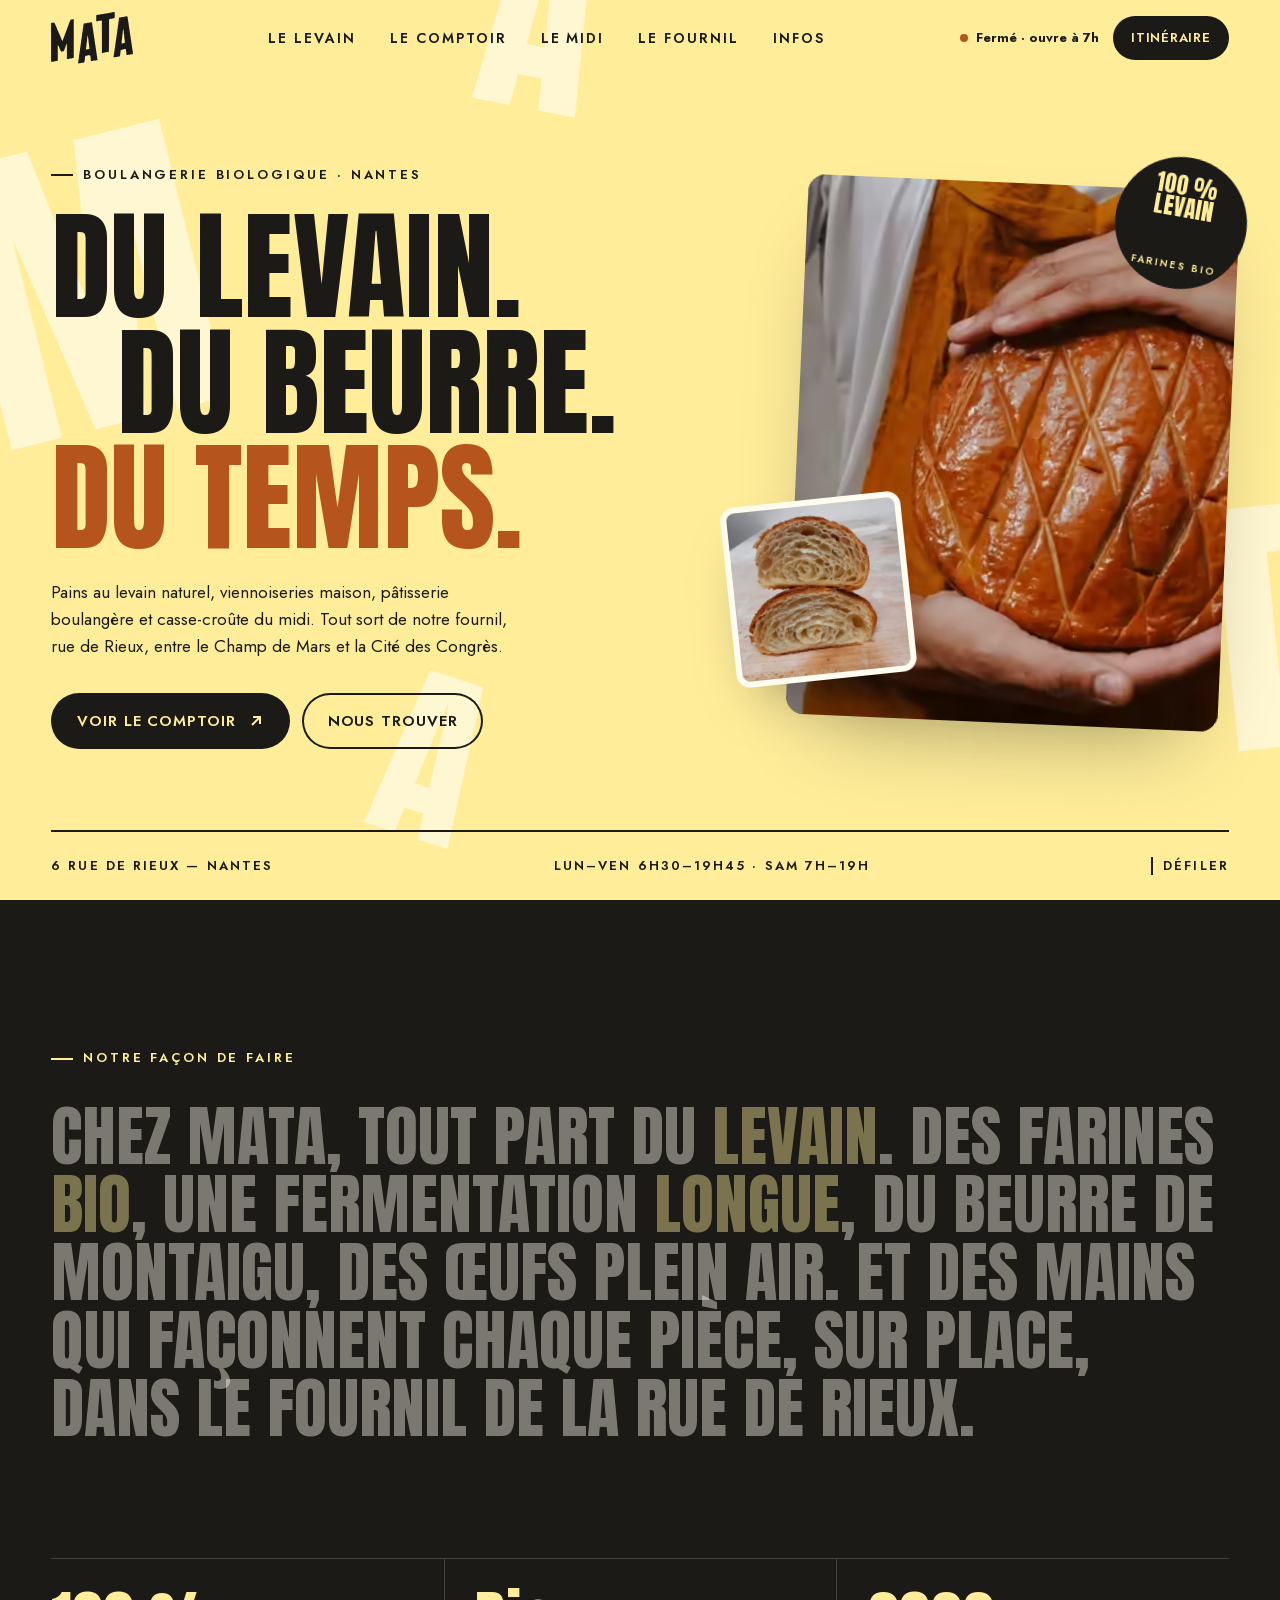
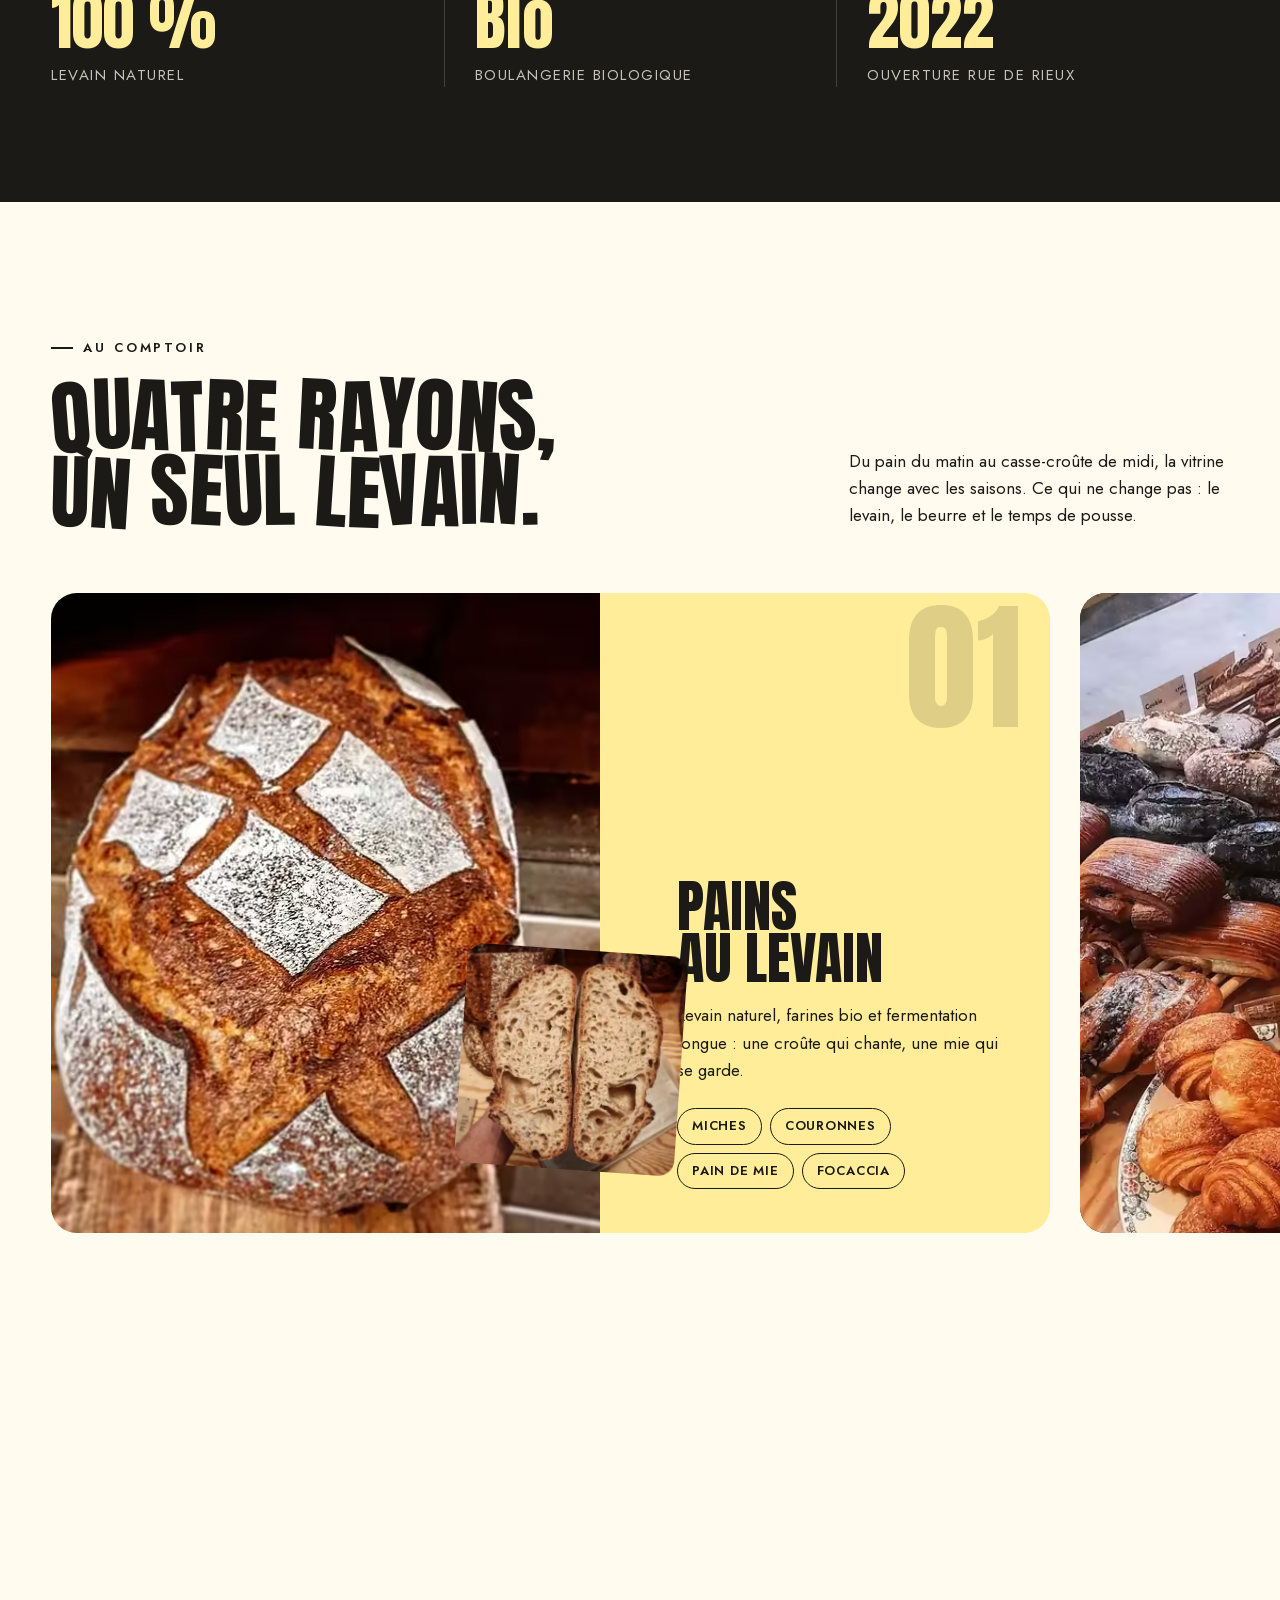
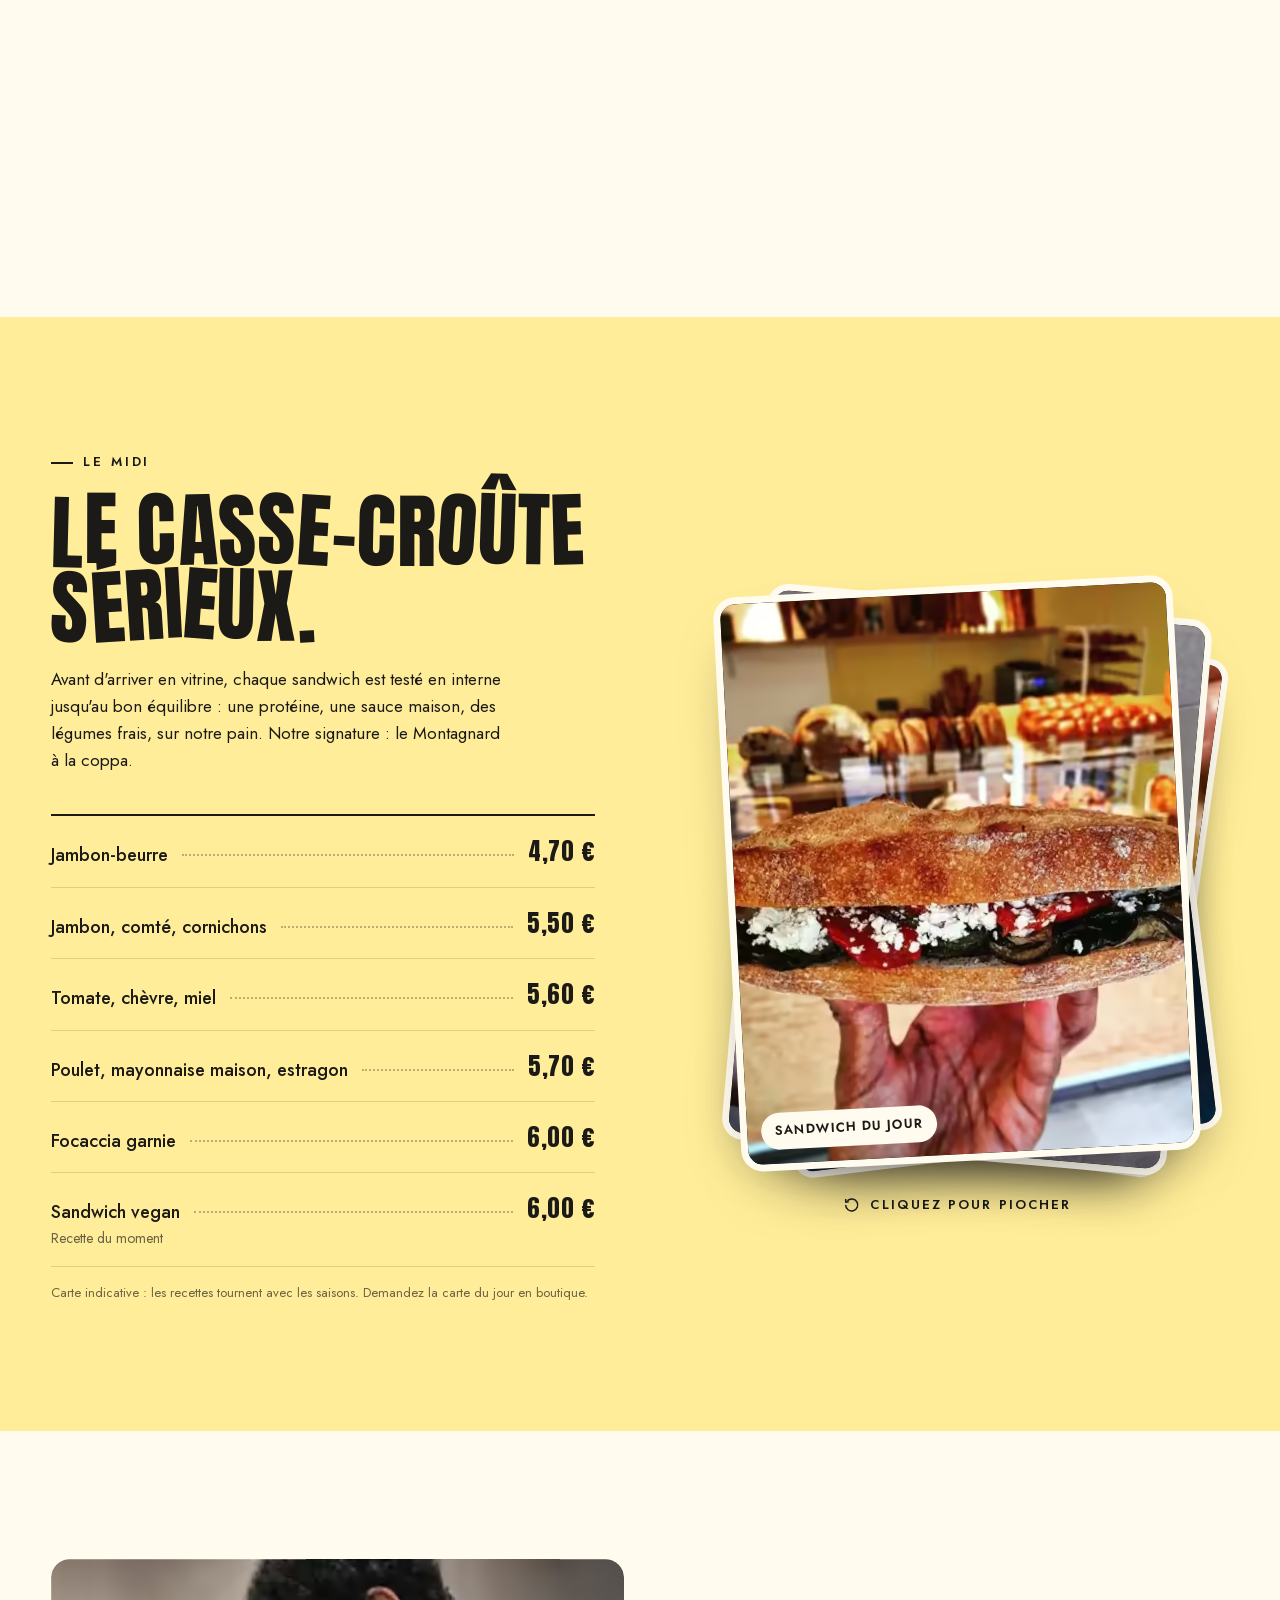
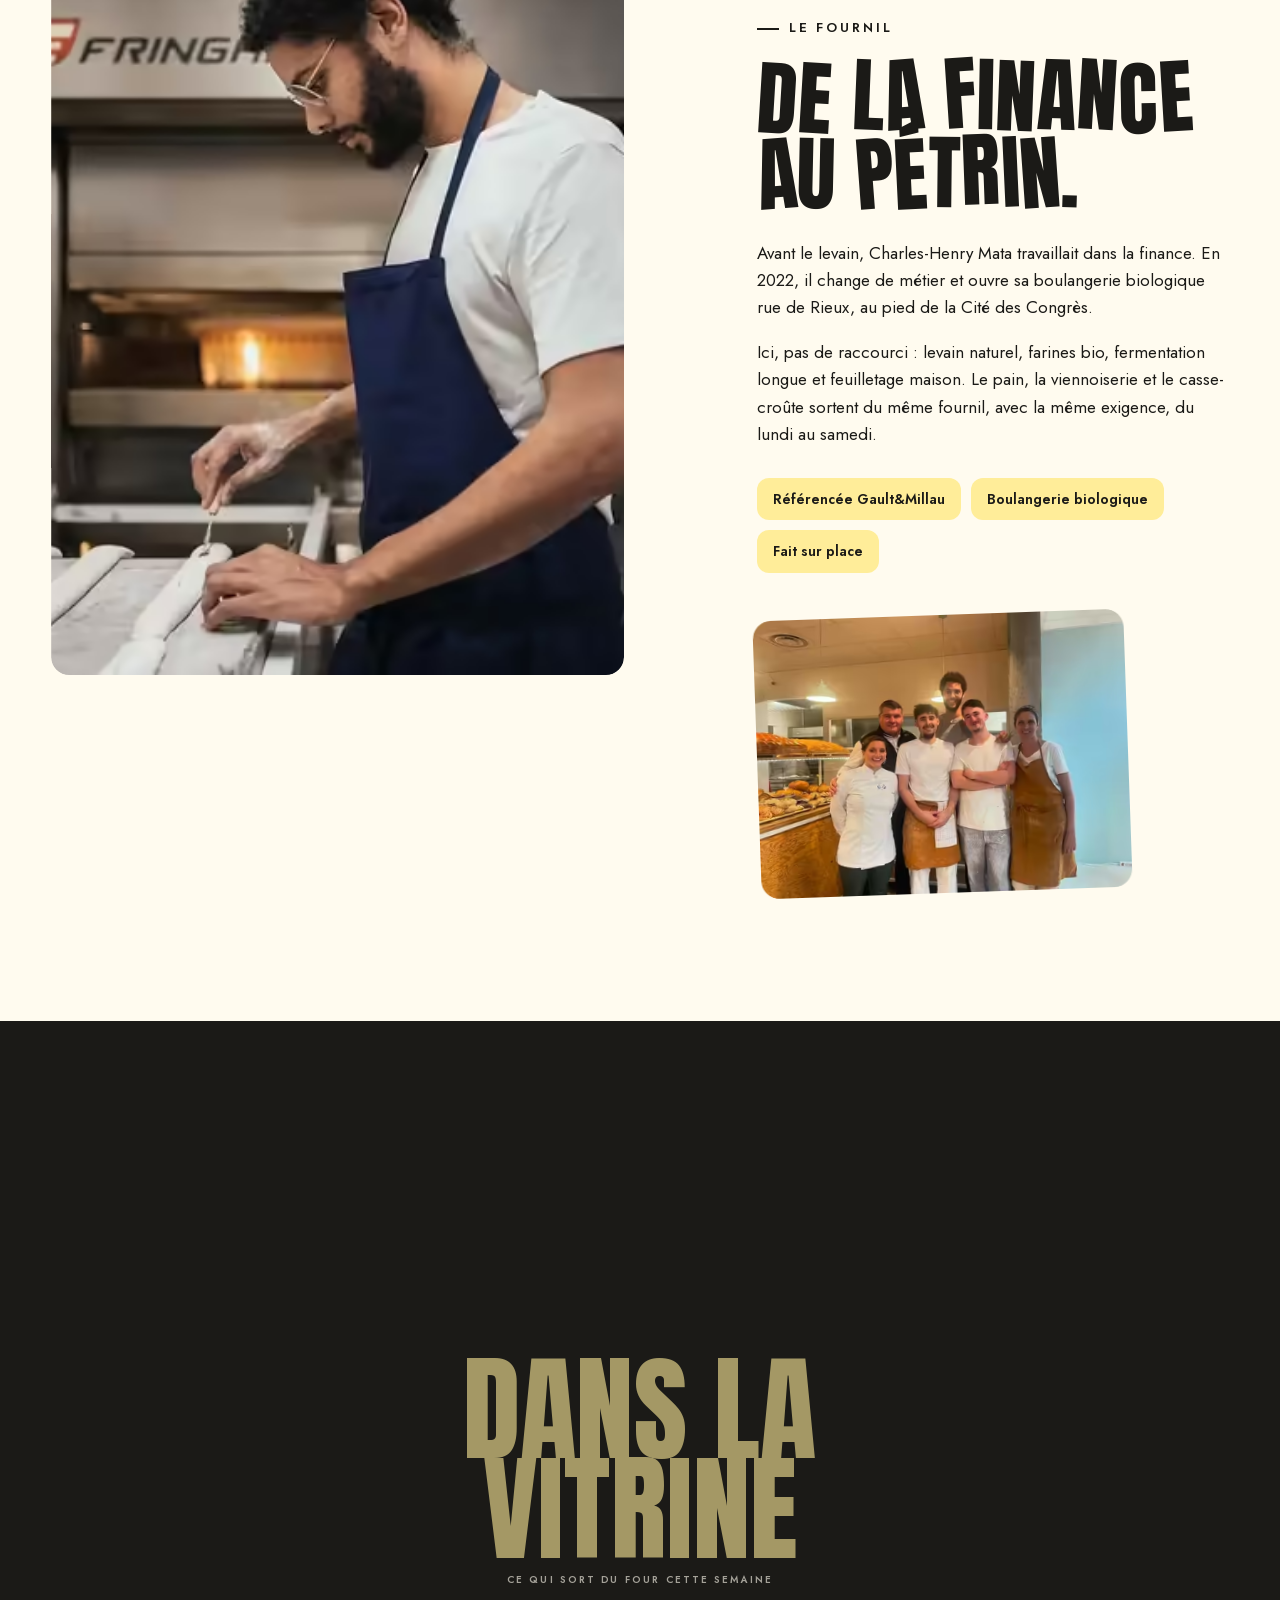
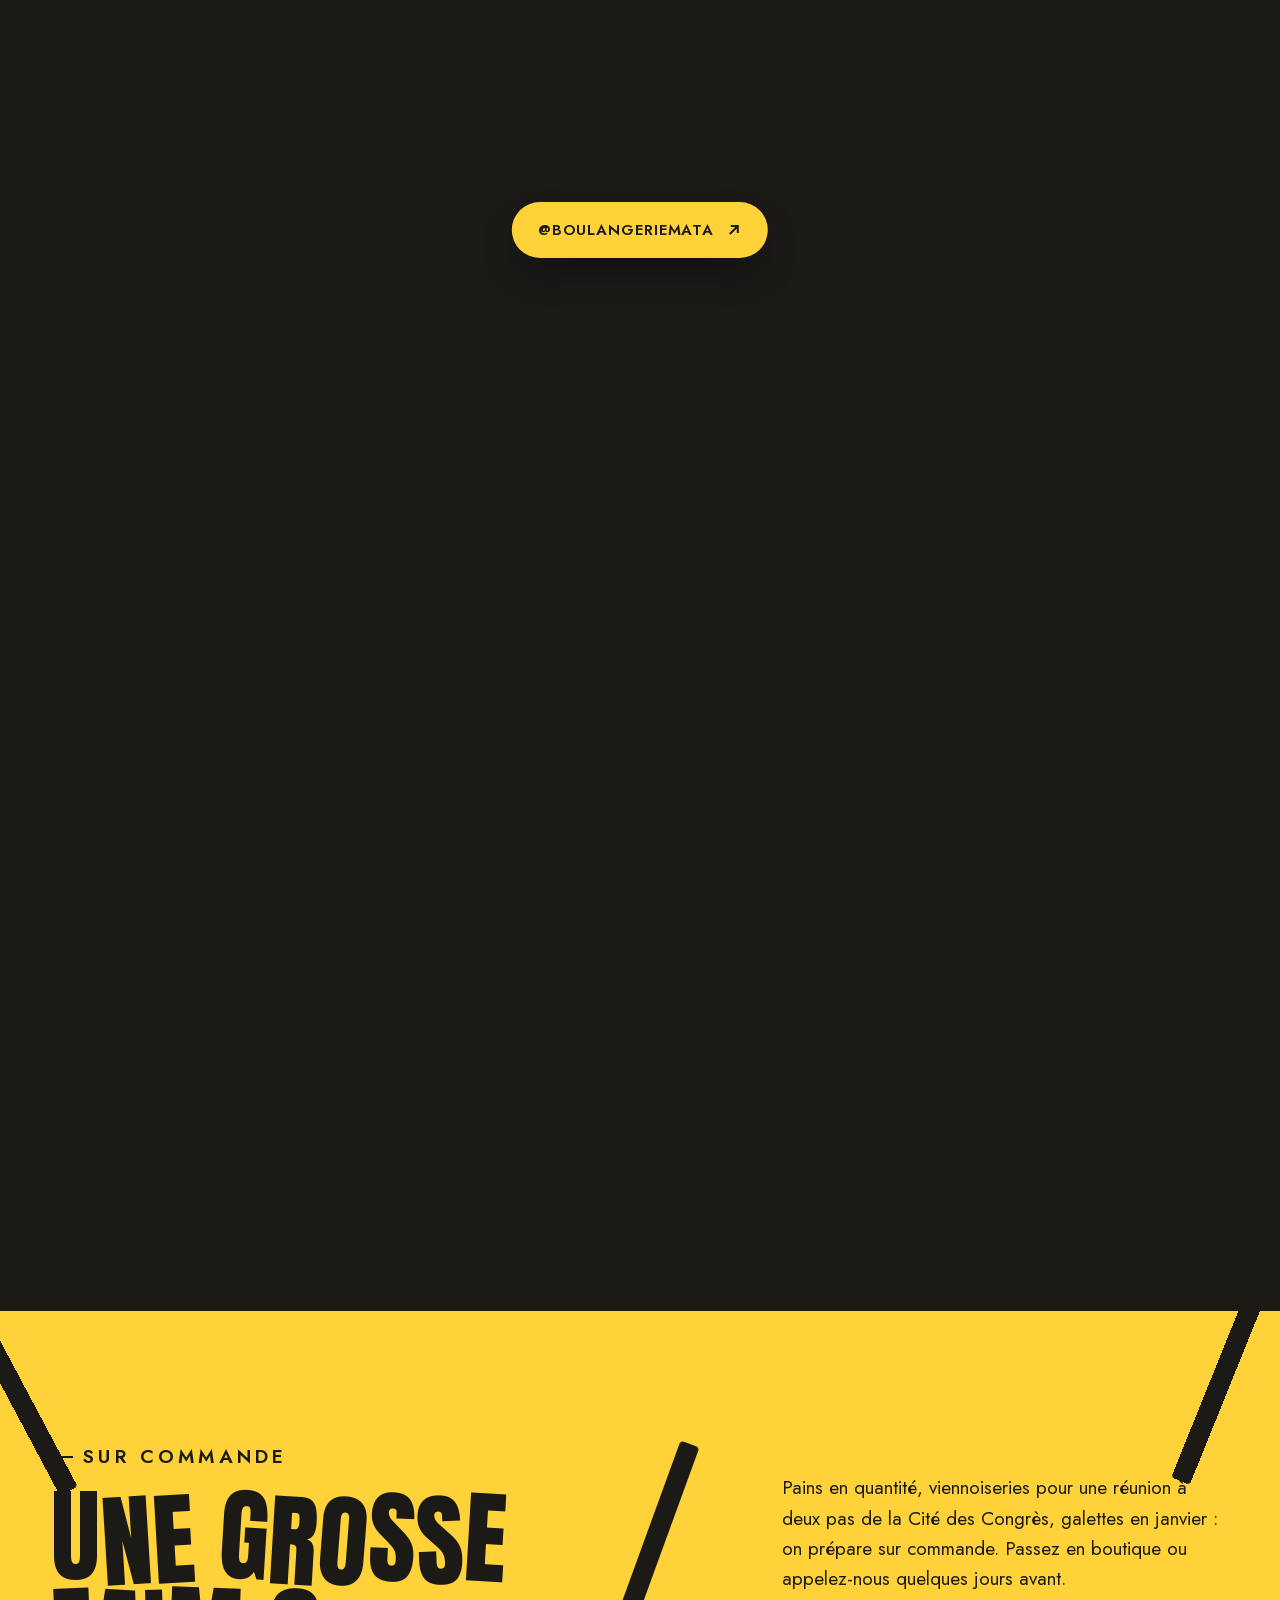
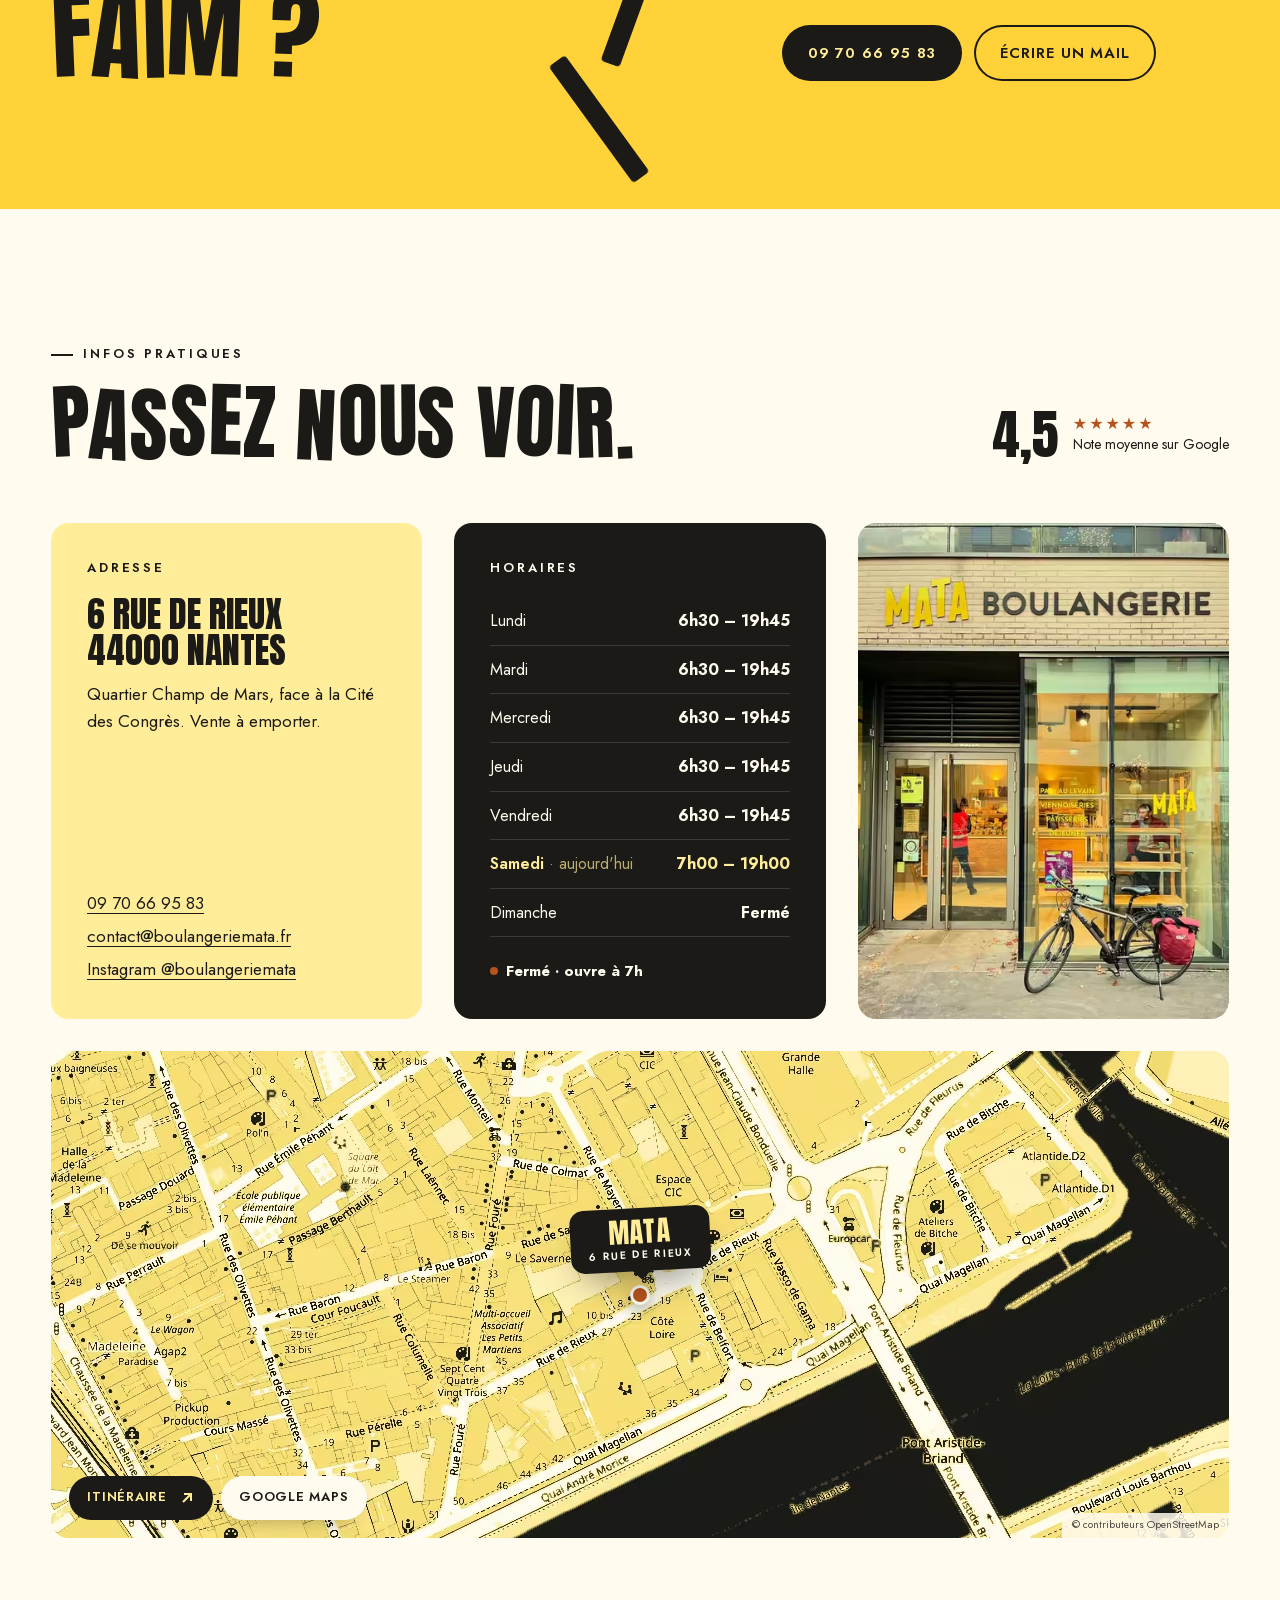
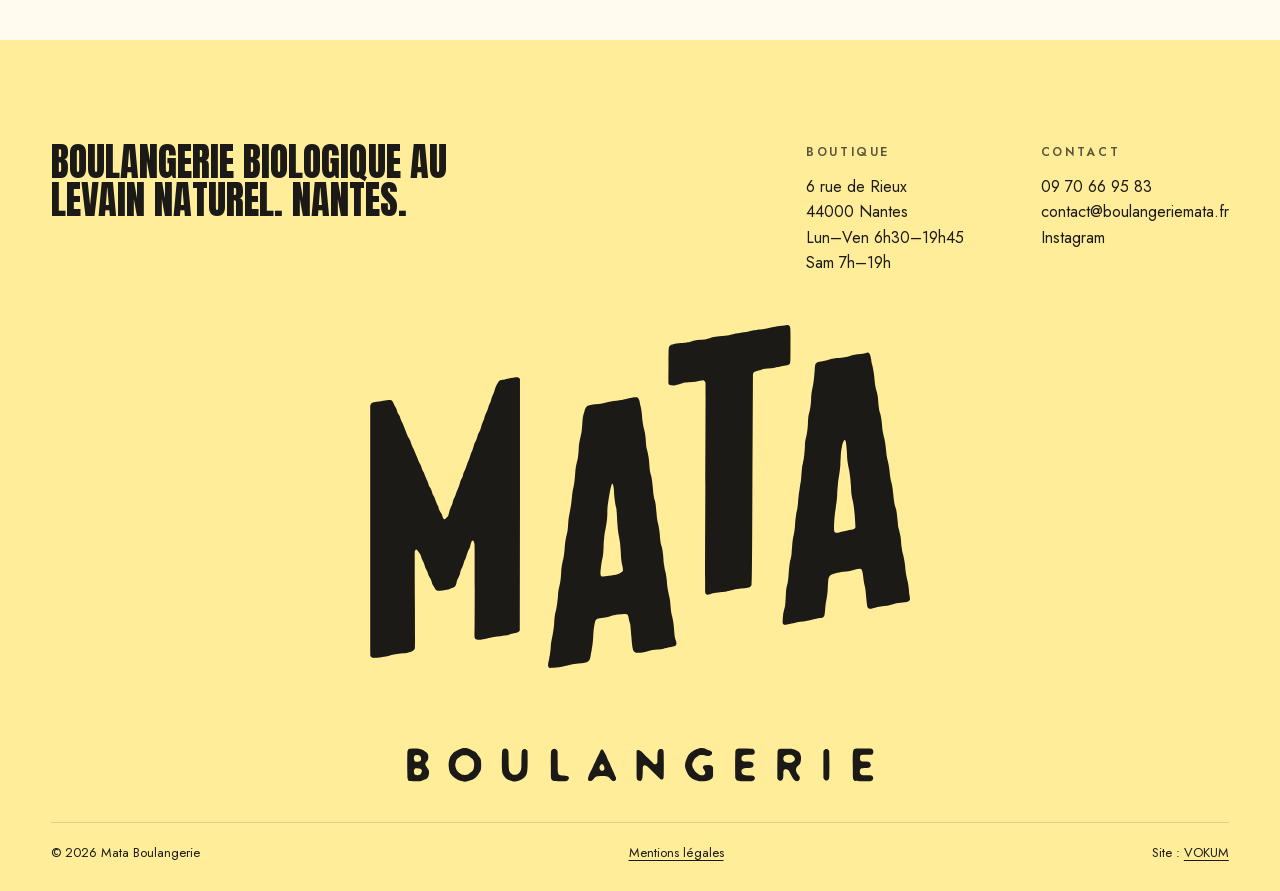
<file: index.html>
<!DOCTYPE html>
<html lang="fr">
<head>
  <meta charset="utf-8">
  <meta name="viewport" content="width=device-width, initial-scale=1, viewport-fit=cover">
  <title>Mata Boulangerie — Boulangerie bio au levain à Nantes</title>
<!-- OG:START -->
  <meta property="og:type" content="website">
  <meta property="og:site_name" content="Mata Boulangerie">
  <meta property="og:locale" content="fr_FR">
  <meta property="og:title" content="Mata Boulangerie — Bio, levain, Nantes">
  <meta property="og:description" content="Pains au levain, viennoiseries maison, pâtisserie boulangère et casse-croûte. 6 rue de Rieux, Nantes.">
  <meta property="og:url" content="https://mata-site-steel.vercel.app/">
  <meta property="og:image" content="https://mata-site-steel.vercel.app/assets/img/og.jpg?v=3464dcb6">
  <meta property="og:image:secure_url" content="https://mata-site-steel.vercel.app/assets/img/og.jpg?v=3464dcb6">
  <meta property="og:image:type" content="image/jpeg">
  <meta property="og:image:width" content="1200">
  <meta property="og:image:height" content="630">
  <meta property="og:image:alt" content="Mata Boulangerie — aperçu du site">
  <meta name="twitter:card" content="summary_large_image">
  <meta name="twitter:title" content="Mata Boulangerie — Bio, levain, Nantes">
  <meta name="twitter:description" content="Pains au levain, viennoiseries maison, pâtisserie boulangère et casse-croûte. 6 rue de Rieux, Nantes.">
  <meta name="twitter:image" content="https://mata-site-steel.vercel.app/assets/img/og.jpg?v=3464dcb6">
<!-- OG:END -->
<meta name="description" content="Mata, boulangerie biologique au levain naturel rue de Rieux à Nantes (Champ de Mars, Cité des Congrès) : pains au levain, viennoiseries maison, pâtisserie boulangère et casse-croûte du midi.">
  <meta name="theme-color" content="#ffed99">
  <link rel="canonical" href="https://mata-site-steel.vercel.app/">
  <link rel="icon" href="/favicon.ico" sizes="32x32">
  <link rel="icon" href="assets/img/favicon.svg" type="image/svg+xml">
  <link rel="apple-touch-icon" href="/apple-touch-icon.png">
  <link rel="preload" as="image" type="image/avif" fetchpriority="high" imagesrcset="assets/img/r/hero-pain-480.avif 480w, assets/img/r/hero-pain-640.avif 640w, assets/img/r/hero-pain-800.avif 800w, assets/img/r/hero-pain-1080.avif 1080w" imagesizes="(max-width: 680px) 82vw, (max-width: 820px) 440px, min(520px, 48vh)">
  <link rel="preload" href="assets/fonts/anton.woff2" as="font" type="font/woff2" crossorigin>
  <link rel="preload" href="assets/fonts/jost.woff2" as="font" type="font/woff2" crossorigin>
  <style>@font-face{font-family:Anton;src:url(assets/fonts/anton.woff2) format("woff2");font-weight:400;font-display:swap}@font-face{font-family:Jost;src:url(assets/fonts/jost.woff2) format("woff2");font-weight:400 700;font-display:swap}:root{--butter: #ffed99;--butter-2: #fff5c9;--sun: #ffd23a;--ink: #1b1a17;--ink-2: #2a2824;--flour: #fffbef;--crust: #b5541c;--line: rgba(27, 26, 23, .14);--f-display: "Anton", "Impact", sans-serif;--f-body: "Jost", "Futura", "Avenir Next", system-ui, sans-serif;--wrap: min(1320px, 100% - clamp(40px, 8vw, 128px));--r: 18px;--ease: cubic-bezier(.2, .8, .2, 1);--hd-h: 76px;--gutter: max(20px, calc((100vw - 1320px)/2) , clamp(20px, 4vw, 64px));--expo: cubic-bezier(.16, 1, .3, 1);--back: cubic-bezier(.34, 1.56, .64, 1);--intro: 0s}html:not(.no-intro){--intro: 2.3s;overflow:hidden;animation:unlock 0s linear 3.2s forwards}@keyframes unlock{to{overflow:visible}}*,*:before,*:after{box-sizing:border-box}html{-webkit-text-size-adjust:100%;-webkit-tap-highlight-color:transparent}picture{display:contents}html.lenis,html.lenis body{height:auto}.lenis.lenis-smooth{scroll-behavior:auto!important}body{margin:0;background:var(--flour);color:var(--ink);font-family:var(--f-body);font-size:17px;line-height:1.6;-webkit-font-smoothing:antialiased;text-rendering:optimizeLegibility;overflow-x:clip}body.is-locked{overflow:hidden}img{display:block;max-width:100%;height:auto}a{color:inherit;text-decoration:none}button{font:inherit;color:inherit;background:none;border:0;cursor:pointer;padding:0}ul{list-style:none;margin:0;padding:0}h1,h2,h3,p,figure{margin:0}::selection{background:var(--ink);color:var(--butter)}:focus-visible{outline:2px solid var(--ink);outline-offset:3px;border-radius:4px}.wrap{width:var(--wrap);margin-inline:auto}.sr-only{position:absolute;width:1px;height:1px;overflow:hidden;clip:rect(0 0 0 0);white-space:nowrap}.logo{display:block}.logo svg{display:block;width:100%;height:auto;fill:currentColor;overflow:visible}.logo .mata-l{transform-box:fill-box;transform-origin:50% 80%}.logo__sub{width:86.4%;margin:14.7% 0 0 6.9%}.eyebrow{display:inline-flex;align-items:center;gap:10px;font-size:13px;font-weight:600;letter-spacing:.22em;text-transform:uppercase}.eyebrow:before{content:"";width:22px;height:2px;background:currentColor}.h2{font-family:var(--f-display);font-weight:400;text-transform:uppercase;font-size:clamp(44px,6.4vw,104px);line-height:.92;letter-spacing:.005em}.dance,.dance .chi{display:inline-block}.dance .ch{display:inline-block;transform:rotate(var(--r, 0deg)) translateY(var(--y, 0));transition:transform .5s var(--ease)}.dance:hover .ch{transform:rotate(calc(var(--r, 0deg) * -1.4)) translateY(calc(var(--y, 0) * -1))}.btn{--bg: var(--ink);--fg: var(--butter);position:relative;display:inline-flex;align-items:center;gap:12px;height:56px;padding:0 26px;border-radius:999px;background:var(--bg);color:var(--fg);font-weight:600;font-size:15px;letter-spacing:.06em;text-transform:uppercase;overflow:hidden;isolation:isolate;transition:transform .4s var(--ease)}.btn:after{content:"";position:absolute;inset:0;z-index:-1;border-radius:inherit;background:var(--crust);transform:translateY(101%);transition:transform .45s var(--ease)}.btn:hover:after{transform:translateY(0)}.btn:hover{--fg: var(--flour)}.btn svg{width:16px;height:16px;transition:transform .4s var(--ease)}.btn:hover svg{transform:translate(3px,-3px)}.btn--ghost{--bg: transparent;--fg: var(--ink);box-shadow:inset 0 0 0 2px var(--ink)}.btn--sun{--bg: var(--sun);--fg: var(--ink)}.btn--sm{height:44px;padding:0 18px;font-size:13px}.intro{position:fixed;inset:0;z-index:100;display:grid;place-items:center;background:var(--butter);color:var(--ink);will-change:clip-path}.intro__logo{width:min(440px,64vw)}.intro{animation:introOut 1.05s cubic-bezier(.87,0,.13,1) 2.1s both,introHide 0s linear 3.2s forwards}.intro__logo{animation:logoOut .9s cubic-bezier(.87,0,.13,1) 2.1s both}.intro__logo .mata-l{transform-origin:50% 100%;animation:drop .9s var(--back) both,wiggle .36s ease-in-out 1.5s}.intro__logo .mata-l:nth-child(1){--r0: -30deg;animation-delay:.05s,1.5s}.intro__logo .mata-l:nth-child(2){--r0: 22deg;animation-delay:.16s,1.54s}.intro__logo .mata-l:nth-child(3){--r0: -18deg;animation-delay:.27s,1.58s}.intro__logo .mata-l:nth-child(4){--r0: 34deg;animation-delay:.38s,1.62s}.intro__logo .logo__sub{animation:wipeIn .9s var(--expo) .65s both}@keyframes drop{0%{opacity:0;transform:translateY(-140%) rotate(var(--r0))}25%{opacity:1}to{opacity:1;transform:none}}@keyframes wiggle{25%{transform:rotate(3deg)}75%{transform:rotate(-3deg)}}@keyframes wipeIn{0%{clip-path:inset(0 100% 0 0)}to{clip-path:inset(0 0 0 0)}}@keyframes logoOut{to{translate:0 -18%;scale:.92}}@keyframes introOut{0%{clip-path:inset(0 0 0 0)}to{clip-path:inset(0 0 100% 0)}}@keyframes introHide{to{visibility:hidden}}@keyframes bar{to{transform:scaleX(1)}}@keyframes fade{0%{opacity:0}to{opacity:1}}.intro__bar{position:absolute;left:50%;bottom:12vh;width:min(220px,50vw);height:2px;transform:translate(-50%);background:#1b1a1726;overflow:hidden}.intro__bar i{position:absolute;inset:0;background:var(--ink);transform:scaleX(0);transform-origin:left;animation:bar 2s cubic-bezier(.45,0,.55,1) .1s both}.intro__meta{position:absolute;left:0;right:0;bottom:6vh;display:flex;justify-content:center;gap:clamp(16px,4vw,48px);font-size:12px;font-weight:600;letter-spacing:.24em;text-transform:uppercase}.intro__meta span{opacity:0;animation:fade .6s ease .8s both}.intro__meta span:nth-child(2){animation-delay:.9s}.intro__meta span:nth-child(3){animation-delay:1s}.no-intro .intro{display:none}.hd{position:fixed;inset:0 0 auto;z-index:50;height:var(--hd-h);display:flex;align-items:center;transition:transform .5s var(--ease),background-color .4s,box-shadow .4s}.hd.is-solid{background:#fffbefeb;backdrop-filter:blur(10px);-webkit-backdrop-filter:blur(10px);box-shadow:0 1px 0 var(--line)}.hd.is-hidden{transform:translateY(-100%)}.menu-open .hd{transform:none;background:transparent;box-shadow:none;backdrop-filter:none;-webkit-backdrop-filter:none}.hd .wrap{display:flex;align-items:center;justify-content:space-between;gap:24px}.hd__logo{width:82px;color:var(--ink)}.hd__logo .logo__sub{display:none}.hd__nav{display:flex;gap:34px;font-size:14px;font-weight:600;letter-spacing:.14em;text-transform:uppercase}.hd__nav a{position:relative;padding:6px 0}.hd__nav a:after{content:"";position:absolute;left:0;right:0;bottom:0;height:2px;background:currentColor;transform:scaleX(0);transform-origin:right;transition:transform .4s var(--ease)}.hd__nav a:hover:after{transform:scaleX(1);transform-origin:left}.hd__right{display:flex;align-items:center;gap:14px}.status{display:inline-flex;align-items:center;gap:8px;font-size:13px;font-weight:500;white-space:nowrap}.status i{width:8px;height:8px;border-radius:50%;background:#9a958a}.status.is-open i{background:#3f8a3a}.status.is-closed i{background:var(--crust)}.burger{display:none;width:46px;height:46px;border-radius:50%;background:var(--ink);color:var(--butter);position:relative}.burger span{position:absolute;left:14px;right:14px;height:2px;background:currentColor;transition:transform .4s var(--ease),opacity .3s}.burger span:nth-child(1){top:18px}.burger span:nth-child(2){top:26px}.menu-open .burger span:nth-child(1){transform:translateY(4px) rotate(45deg)}.menu-open .burger span:nth-child(2){transform:translateY(-4px) rotate(-45deg)}.menu{position:fixed;inset:0;z-index:45;background:var(--butter);display:flex;flex-direction:column;justify-content:center;padding:100px 28px 40px;clip-path:inset(0 0 100% 0);transition:clip-path .7s var(--ease);visibility:hidden}.menu-open .menu{clip-path:inset(0 0 0 0);visibility:visible}.menu__links a{display:block;font-family:var(--f-display);text-transform:uppercase;font-size:clamp(52px,15vw,96px);line-height:1;padding:6px 0}.menu__links a:nth-child(odd){transform:rotate(-2deg)}.menu__links a:nth-child(2n){transform:rotate(1.5deg)}.menu__foot{margin-top:40px;font-size:15px;line-height:1.7}.hero{position:relative;min-height:100svh;overflow:hidden;background:var(--butter);padding:calc(var(--hd-h) + clamp(14px,4vh,56px)) 0 0;display:flex;flex-direction:column}.hero__letters{position:absolute;inset:0;pointer-events:none}.hero__letters span{position:absolute;font-family:var(--f-display);color:#fff;opacity:.55;font-size:var(--s, 22vw);line-height:1;transform:rotate(var(--r));animation:letterIn 1.6s var(--expo) calc(var(--intro) + .1s) both}[data-depth]{translate:0 var(--py, 0px);will-change:translate}.hero__inner{position:relative;flex:1;display:grid;grid-template-columns:1.08fr .92fr;gap:clamp(32px,5vw,80px);align-items:center}.hero__title{font-family:var(--f-display);font-weight:400;text-transform:uppercase;font-size:clamp(56px,min(9.4vw,13.6vh),136px);line-height:.9;margin:clamp(14px,2.4vh,22px) 0 clamp(16px,2.8vh,26px)}.hero__title .line{display:block;overflow:hidden;padding:.04em 0 .02em}.hero__title .line>span{white-space:nowrap;display:inline-block;animation:rise 1.2s var(--expo) calc(var(--intro) + .05s) both}.hero__title .line:nth-child(2)>span{animation-delay:calc(var(--intro) + .14s)}.hero__title .line:nth-child(3)>span{animation-delay:calc(var(--intro) + .23s)}.hero__title .line:nth-child(2){padding-left:.55em}.hero__title .line:nth-child(3){color:var(--crust)}.hero__lead{max-width:470px;font-size:clamp(17px,1.25vw,19px)}.hero__cta{display:flex;flex-wrap:wrap;gap:12px;margin-top:clamp(20px,3.6vh,34px)}.hero__media{position:relative;justify-self:end;width:min(100%,520px,48vh)}.hero__frame{animation:frameIn 1.4s var(--expo) calc(var(--intro) + .1s) both;position:relative;border-radius:var(--r);overflow:hidden;aspect-ratio:4 / 5;transform:rotate(2.5deg);background:var(--ink);box-shadow:0 40px 80px -40px #1b1a1773}.hero__frame img{width:100%;height:118%;object-fit:cover}.hero__mini{animation:miniIn 1.3s var(--expo) calc(var(--intro) + .3s) both;position:absolute;left:-16%;bottom:8%;width:42%;border-radius:14px;overflow:hidden;aspect-ratio:1;transform:rotate(-6deg);border:6px solid var(--flour);box-shadow:0 30px 60px -30px #1b1a1780}.hero__mini{background:var(--butter-2)}.hero__mini img{width:100%;height:100%;object-fit:cover}.sticker{position:absolute;top:-26px;right:-18px;width:132px;height:132px;border-radius:50%;display:grid;place-items:center;text-align:center;background:var(--ink);color:var(--butter);font-family:var(--f-display);text-transform:uppercase;font-size:23px;line-height:.95;transform:rotate(10deg);animation:popIn 1.1s var(--back) calc(var(--intro) + .5s) both}.sticker small{display:block;font-family:var(--f-body);font-size:10px;letter-spacing:.2em;font-weight:600;margin-top:6px}.hero__foot{position:relative;display:flex;justify-content:space-between;gap:20px;flex-wrap:wrap;padding:clamp(14px,2.6vh,26px) 0;margin-top:clamp(20px,4vh,60px);border-top:2px solid var(--ink);font-size:13px;font-weight:600;letter-spacing:.16em;text-transform:uppercase}.hero__scroll{display:inline-flex;gap:10px;align-items:center}.hero__scroll i{width:2px;height:18px;background:var(--ink);animation:drip 1.8s var(--ease) infinite;transform-origin:top}[data-hero]{animation:fadeUp 1s var(--expo) calc(var(--intro) + .3s) both}.hero__lead{animation-name:slideUp}.hd .wrap{animation:fadeDown 1s var(--expo) calc(var(--intro) + .2s) both}@keyframes rise{0%{transform:translateY(110%) rotate(4deg)}}@keyframes fadeUp{0%{opacity:0;translate:0 26px}}@keyframes slideUp{0%{translate:0 26px}}@keyframes fadeDown{0%{opacity:0;translate:0 -30px}}@keyframes popIn{0%{scale:0;rotate:-120deg}}@keyframes frameIn{0%{scale:.86;rotate:8deg}}@keyframes miniIn{0%{opacity:0;translate:-60px 0;rotate:-18deg}}@keyframes letterIn{0%{opacity:0;scale:.85}}@keyframes drip{0%{transform:scaleY(0)}50%{transform:scaleY(1);transform-origin:top}51%{transform-origin:bottom}to{transform:scaleY(0);transform-origin:bottom}}.manif{background:var(--ink);color:var(--flour);padding:clamp(100px,11vw,160px) 0 clamp(90px,9vw,130px);position:relative;overflow:hidden}.manif .eyebrow{color:var(--butter)}.manif__text{margin-top:34px;max-width:1180px;font-family:var(--f-display);text-transform:uppercase;font-weight:400;font-size:clamp(36px,5.2vw,84px);line-height:1.02}.manif__text em{font-style:normal}.manif__text .w{display:inline-block;opacity:.42}.manif__text .w.hl{color:var(--butter)}.facts{display:grid;grid-template-columns:repeat(3,1fr);gap:0;margin-top:clamp(70px,9vw,130px);border-top:1px solid rgba(255,251,239,.18)}.facts li{padding:30px 30px 0 0}.facts li+li{padding-left:30px;border-left:1px solid rgba(255,251,239,.18)}.facts b{display:block;font-family:var(--f-display);font-weight:400;font-size:clamp(48px,5vw,76px);line-height:1;color:var(--butter)}.facts span{display:block;margin-top:10px;font-size:15px;letter-spacing:.1em;text-transform:uppercase;opacity:.75}.counter{background:var(--flour);padding:clamp(96px,10vw,140px) 0 clamp(80px,8vw,110px)}.counter__head{display:flex;justify-content:space-between;align-items:end;gap:40px;margin-bottom:clamp(40px,5vw,70px)}.counter__head p.lead{max-width:380px}.counter__nav{display:none}.counter__pin{overflow:hidden}.counter__track{will-change:transform;display:flex;gap:clamp(20px,2.4vw,36px);padding:0 calc((100vw - min(1320px,100vw - clamp(40px,8vw,128px)))/2);width:max-content}.panel{position:relative;flex:0 0 auto;width:min(78vw,1040px);height:min(72vh,640px);min-height:480px;display:grid;grid-template-columns:1.1fr .9fr;border-radius:26px;overflow:hidden;background:var(--bg, var(--butter))}.panel:nth-child(2){--bg: var(--ink);color:var(--flour)}.panel:nth-child(3){--bg: var(--sun)}.panel:nth-child(4){--bg: var(--crust);color:var(--flour)}.panel__media{position:relative;overflow:hidden}.panel__media img{position:absolute;inset:0;width:100%;height:100%;object-fit:cover}.panel__pop{position:absolute;left:41%;bottom:9%;width:22%;aspect-ratio:1;border-radius:16px;overflow:hidden;transform:rotate(5deg);border:6px solid var(--bg);z-index:2}.panel__pop img{width:100%;height:100%;object-fit:cover}.panel__body{position:relative;display:flex;flex-direction:column;padding:clamp(28px,3.4vw,54px);padding-left:clamp(40px,6vw,90px)}.panel__num:before{content:attr(data-num)}.panel__num{font-family:var(--f-display);font-size:clamp(90px,11vw,170px);line-height:.8;opacity:.14;position:absolute;top:18px;right:28px}.panel h3{margin-top:auto;font-family:var(--f-display);font-weight:400;text-transform:uppercase;font-size:clamp(40px,4.4vw,70px);line-height:.92}.panel p{margin-top:18px;max-width:360px}.tags{display:flex;flex-wrap:wrap;gap:8px;margin-top:24px}.tags li{padding:7px 14px;border-radius:999px;border:1.5px solid currentColor;font-size:13px;font-weight:600;letter-spacing:.06em;text-transform:uppercase}.midi{background:var(--butter);padding:clamp(96px,10vw,140px) 0;overflow:hidden}.midi__grid{display:grid;grid-template-columns:1fr 1fr;gap:clamp(40px,7vw,120px);align-items:center}.midi .h2{margin:20px 0 22px}.midi__intro{max-width:460px}.carte{margin-top:40px;border-top:2px solid var(--ink)}.carte li{display:flex;align-items:baseline;gap:14px;padding:16px 0;border-bottom:1px solid var(--line)}.carte li span{font-weight:500;font-size:18px}.carte li span em{display:block;font-style:normal;font-size:14px;opacity:.65;font-weight:400}.carte li i{flex:1;border-bottom:2px dotted rgba(27,26,23,.3);transform:translateY(-5px)}.carte li b{white-space:nowrap;font-family:var(--f-display);font-weight:400;font-size:24px;letter-spacing:.02em}.carte__note{margin-top:16px;font-size:13px;opacity:.65}.deck{position:relative;width:min(100%,460px);aspect-ratio:4 / 5;justify-self:center;cursor:pointer;user-select:none;-webkit-user-select:none}.deck__card{position:absolute;inset:0;border-radius:22px;overflow:hidden;background:var(--ink);box-shadow:0 30px 60px -30px #1b1a178c;border:7px solid var(--flour)}.deck__card img{width:100%;height:100%;object-fit:cover;pointer-events:none}.deck__card figcaption{position:absolute;left:14px;bottom:14px;padding:8px 14px;border-radius:999px;background:var(--flour);font-size:13px;font-weight:600;letter-spacing:.08em;text-transform:uppercase}.deck__hint{position:absolute;left:50%;bottom:-54px;transform:translate(-50%);white-space:nowrap;font-size:13px;font-weight:600;letter-spacing:.16em;text-transform:uppercase;display:flex;align-items:center;gap:10px}.deck__hint svg{width:18px;height:18px}.story{background:var(--flour);padding:clamp(96px,10vw,140px) 0}.story__grid{display:grid;grid-template-columns:repeat(12,1fr);gap:clamp(20px,2.5vw,36px);align-items:start}.story__big{grid-column:1 / 7;grid-row:1 / 3;border-radius:var(--r);overflow:hidden;aspect-ratio:4 / 5;position:sticky;top:100px}.story__big img,.story__small img{width:100%;height:100%;object-fit:cover}.story__text{grid-column:8 / 13;padding-top:4vw}.story__text .h2{margin:20px 0 30px}.story__text p+p{margin-top:18px}.story__small{grid-column:8 / 12;border-radius:var(--r);overflow:hidden;aspect-ratio:4 / 3;margin-top:10px;transform:rotate(-2deg)}.badges{display:flex;flex-wrap:wrap;gap:10px;margin-top:30px}.badges li{display:inline-flex;align-items:center;gap:8px;padding:10px 16px;border-radius:12px;background:var(--butter);font-size:14px;font-weight:600}.reveal-img{clip-path:inset(12% 12% 12% 12% round var(--r))}.reveal-img img{transform:scale(1.25)}.vitrine{position:relative;background:var(--ink);color:var(--flour);overflow:hidden}.vitrine__stage{position:relative;height:100vh;min-height:640px}.vitrine__title{position:absolute;inset:0;display:grid;place-items:center;text-align:center;z-index:1;font-family:var(--f-display);font-weight:400;text-transform:uppercase;color:var(--butter);font-size:clamp(64px,13vw,230px);line-height:.86;pointer-events:none}.vitrine__title small{display:block;font-family:var(--f-body);font-size:14px;letter-spacing:.24em;font-weight:600;color:var(--flour);margin-top:24px}.ph{position:absolute;z-index:2;border-radius:14px;overflow:hidden;border:6px solid var(--flour);box-shadow:0 30px 60px -20px #0009}.ph img{width:100%;height:100%;object-fit:cover}.ph:nth-of-type(1){width:17vw;aspect-ratio:4/5;left:4vw;top:9vh}.ph:nth-of-type(2){width:14vw;aspect-ratio:1;left:25vw;top:4vh}.ph:nth-of-type(3){width:16vw;aspect-ratio:4/5;right:22vw;top:6vh}.ph:nth-of-type(4){width:15vw;aspect-ratio:1;right:4vw;top:16vh}.ph:nth-of-type(5){width:15vw;aspect-ratio:1;left:7vw;bottom:7vh}.ph:nth-of-type(6){width:16vw;aspect-ratio:4/5;left:21vw;bottom:-5vh}.ph:nth-of-type(7){width:14vw;aspect-ratio:1;right:20vw;bottom:4vh}.ph:nth-of-type(8){width:16vw;aspect-ratio:4/5;right:5vw;bottom:-6vh}.vitrine__hint{display:none}.vitrine__link{position:absolute;z-index:5;left:50%;bottom:7vh;transform:translate(-50%);box-shadow:0 18px 40px -16px #000000b3}.order{position:relative;background:var(--sun);padding:clamp(96px,10vw,140px) 0;overflow:hidden}.order__bars span{position:absolute;width:clamp(14px,1.6vw,26px);background:var(--ink);border-radius:4px}@media(max-width:1080px){.order__bars span{height:16vh!important}.order__bars span:nth-child(2),.order__bars span:nth-child(4){display:none}}.order__inner{position:relative;z-index:1;display:grid;grid-template-columns:1.2fr .8fr;gap:60px;align-items:end}.order .h2{font-size:clamp(52px,8vw,132px);margin-top:20px}.order p{font-size:19px;max-width:440px}.order__cta{display:flex;flex-wrap:wrap;gap:12px;margin-top:30px}.info{background:var(--flour);padding:clamp(96px,10vw,140px) 0 clamp(80px,8vw,110px)}.info__grid{display:grid;grid-template-columns:repeat(12,1fr);gap:clamp(20px,2.5vw,36px)}.info__head{grid-column:1 / -1;display:flex;justify-content:space-between;align-items:end;gap:30px;margin-bottom:30px}.rating{display:flex;align-items:center;gap:14px}.rating b{font-family:var(--f-display);font-weight:400;font-size:54px;line-height:1}.rating span{font-size:14px;line-height:1.4}.rating .stars{color:var(--crust);letter-spacing:2px;font-size:16px}.card{border-radius:var(--r);padding:clamp(26px,2.8vw,40px);background:var(--butter)}.card h3{font-size:13px;font-weight:600;letter-spacing:.22em;text-transform:uppercase;margin-bottom:18px}.card--addr{grid-column:1 / 5;display:flex;flex-direction:column}.card--addr address{font-style:normal;font-family:var(--f-display);text-transform:uppercase;font-size:clamp(30px,2.8vw,42px);line-height:1}.card--addr .sub{margin-top:12px}.card--addr .contact{margin-top:auto;padding-top:28px;display:grid;gap:6px;font-size:17px}.card--addr .contact a{text-decoration:underline;text-underline-offset:4px;text-decoration-thickness:1px}.card--hours{grid-column:5 / 9;background:var(--ink);color:var(--flour)}.hours li{display:flex;justify-content:space-between;padding:11px 0;border-bottom:1px solid rgba(255,251,239,.14);font-size:16px}.hours li.is-today{color:var(--butter);font-weight:600}.hours--compact{display:none}.hours li.is-today span:after{content:" \b7  aujourd'hui";font-weight:400;opacity:.7}.card--hours .status{margin-top:22px;font-size:15px}.info__photo{grid-column:9 / 13;border-radius:var(--r);overflow:hidden;min-height:380px}.info__photo img{width:100%;height:100%;object-fit:cover}.info__map{grid-column:1 / -1;position:relative;height:clamp(420px,38vw,520px);border-radius:var(--r);overflow:hidden;background:var(--butter);isolation:isolate}.map{position:absolute;inset:0;display:block;overflow:hidden}.map__img{position:absolute;left:50%;top:50%;width:1600px;height:640px;max-width:none;translate:-50% -50%;transition:scale 1.2s var(--expo)}.map:hover .map__img{scale:1.03}.map__pin{position:absolute;left:50%;top:50%;width:0;height:0;z-index:2}.map__pin:before{content:"";position:absolute;left:-10px;top:-10px;width:20px;height:20px;border-radius:50%;background:var(--crust);border:3px solid var(--flour);box-shadow:0 6px 16px #1b1a1759}.map__tag{position:absolute;left:0;bottom:24px;translate:-50% 0;rotate:-3deg;padding:9px 18px 10px;border-radius:14px;background:var(--ink);color:var(--butter);font-family:var(--f-display);text-transform:uppercase;font-size:28px;line-height:1;text-align:center;white-space:nowrap;box-shadow:0 18px 36px -14px #1b1a178c;transition:rotate .5s var(--back),translate .5s var(--back)}.map__tag small{display:block;margin-top:5px;font-family:var(--f-body);font-size:10.5px;font-weight:600;letter-spacing:.16em;color:var(--flour)}.map__tag:after{content:"";position:absolute;left:50%;bottom:-6px;width:14px;height:14px;margin-left:-7px;background:var(--ink);border-radius:2px;transform:rotate(45deg)}.map:hover .map__tag{rotate:2deg;translate:-50% -6px}.map__actions{position:absolute;left:18px;bottom:18px;z-index:3;display:flex;flex-wrap:wrap;gap:8px}.btn--light{--bg: var(--flour);--fg: var(--ink);box-shadow:0 10px 24px -14px #1b1a1780}.map__credit{position:absolute;right:0;bottom:0;z-index:3;padding:4px 10px;border-top-left-radius:10px;background:#fffbefd9;font-size:10.5px;color:#4a4740}.mbar{display:none}.ft{background:var(--butter);padding:clamp(70px,8vw,110px) 0 28px;overflow:hidden}.ft__top{display:grid;grid-template-columns:1fr auto auto;gap:clamp(30px,6vw,100px);font-size:16px}.ft__top h3{font-size:12px;font-weight:600;letter-spacing:.22em;text-transform:uppercase;margin-bottom:12px;opacity:.72}.ft__top a:hover{text-decoration:underline;text-underline-offset:4px}.ft__claim{font-family:var(--f-display);text-transform:uppercase;font-size:clamp(30px,3vw,46px);line-height:1;max-width:420px}.ft__logo{margin:clamp(40px,6vh,72px) auto 0;width:min(100%,720px,60vh);color:var(--ink)}.ft__bottom{display:flex;justify-content:space-between;flex-wrap:wrap;gap:12px;margin-top:40px;padding-top:20px;border-top:1px solid var(--line);font-size:13px}.ft__bottom a{text-decoration:underline;text-underline-offset:3px}@media(max-width:1080px){.hd__nav{display:none}.burger{display:block}.hd .btn{display:none}.counter{padding-bottom:70px}.counter__head{flex-direction:column;align-items:start;gap:18px}.counter__pin{overflow-x:auto;overflow-y:hidden;scroll-snap-type:x mandatory;scroll-padding-inline:var(--gutter);overscroll-behavior-x:contain;scrollbar-width:none;-webkit-overflow-scrolling:touch}.counter__pin::-webkit-scrollbar{display:none}.counter__track{will-change:auto;gap:14px;padding:0 var(--gutter)}.panel{width:min(80vw,560px);height:auto;min-height:0;grid-template-columns:1fr;grid-template-rows:auto 1fr;scroll-snap-align:start;border-radius:22px}.panel__media{aspect-ratio:5 / 4}.panel__pop{display:none}.panel__body{padding:30px 24px 28px}.panel__body{position:static}.panel__num{font-size:58px;top:14px;right:18px;opacity:1;color:var(--flour);z-index:2;text-shadow:0 2px 18px rgba(27,26,23,.35)}.panel h3{margin-top:0;font-size:clamp(38px,9vw,54px)}.panel p{font-size:15.5px;margin-top:14px}.tags{margin-top:20px;gap:6px}.tags li{padding:6px 12px;font-size:12px}.counter__nav{display:flex;align-items:center;gap:16px;margin-top:22px;font-size:13px;font-weight:600;letter-spacing:.14em;text-transform:uppercase}.counter__nav i{position:relative;flex:1;height:2px;background:var(--line);overflow:hidden}.counter__nav i b{position:absolute;inset:0;background:var(--ink);transform-origin:left;transform:scaleX(.25);transition:transform .35s var(--ease)}.counter__nav .hint{opacity:.72}.story__big{grid-column:1 / -1;grid-row:auto;aspect-ratio:4 / 3;position:relative;top:0}.story__text{grid-column:1 / -1;padding-top:10px}.story__small{grid-column:2 / 12}.vitrine__stage{height:auto;min-height:0;padding:100px 0 110px;display:grid;grid-template-columns:repeat(2,1fr);gap:14px;width:var(--wrap);margin-inline:auto}.vitrine__title{position:static;grid-column:1 / -1;margin-bottom:26px}.ph{position:relative;inset:auto!important;width:auto!important;aspect-ratio:1!important;border-width:5px}.ph:nth-of-type(odd){rotate:-2deg}.ph:nth-of-type(2n){rotate:2deg;translate:0 18px}.vitrine__link{position:static;transform:none;grid-column:1 / -1;justify-self:center;margin-top:46px}.order__inner{grid-template-columns:1fr;gap:26px}.order__bars span{height:16vh!important}.order__bars span:nth-child(2),.order__bars span:nth-child(4){display:none}.card--addr,.card--hours{grid-column:span 6}.info__photo{grid-column:1 / -1;min-height:0;aspect-ratio:16 / 10}.ft__top{grid-template-columns:1fr 1fr}.ft__claim{grid-column:1 / -1}}@media(min-width:821px)and (max-width:1180px){.hero__lead{max-width:400px}.hero__mini{left:-9%;width:38%}}@media(max-width:820px){.hero{min-height:0;padding-top:calc(var(--hd-h) + 26px)}.hero__inner{grid-template-columns:1fr;gap:0}.hero__media{justify-self:center;width:min(84%,440px);margin:52px 0 18px}.hero__mini{left:-12%;width:40%}.midi__grid{grid-template-columns:1fr;gap:70px}.deck{margin-bottom:50px;width:min(86%,420px)}}@media(min-width:681px)and (max-width:1080px){.panel{width:min(86vw,860px);grid-template-columns:1.05fr .95fr;grid-template-rows:none}.panel__media{aspect-ratio:auto;min-height:420px}.panel__body{padding:36px 32px;justify-content:flex-end}.panel__num{font-size:110px}}@media(min-width:681px)and (max-width:820px){.hero__title{font-size:min(13.5vw,120px)}.hero__lead{max-width:560px;font-size:18px}}@media(max-width:680px){:root{--hd-h: 64px;--r: 16px}body{font-size:16px;line-height:1.55}.hd__logo{width:66px}.status{font-size:12px}.burger{width:44px;height:44px}.burger span{left:13px;right:13px}.burger span:nth-child(1){top:17px}.burger span:nth-child(2){top:25px}.eyebrow{font-size:11.5px;letter-spacing:.2em;gap:8px}.eyebrow:before{width:16px}.h2{font-size:clamp(42px,12.4vw,60px)}.btn{height:52px;padding:0 20px;font-size:13.5px;justify-content:center}.hero__title{font-size:clamp(54px,18.6vw,100px);margin:16px 0 20px}.hero__title .line:nth-child(2){padding-left:.28em}.hero__lead{font-size:16px}.hero__cta{display:grid;grid-template-columns:1fr 1fr;gap:10px;margin-top:26px}.hero__cta .btn{padding:0 10px;white-space:nowrap;letter-spacing:.05em}.hero__cta .btn svg{display:none}.hero__media{width:82%;margin-top:46px}.hero__mini{left:-9%;width:40%;border-width:5px}.sticker{width:96px;height:96px;font-size:17px;top:-22px;right:-10px}.sticker small{font-size:8.5px;margin-top:4px}.hero__foot{padding:18px 0;font-size:11px;letter-spacing:.14em;margin-top:34px}.hero__foot span:nth-child(2){display:none}.manif{padding:92px 0 76px}.manif__text{font-size:clamp(32px,9.6vw,44px);line-height:1.04;margin-top:26px}.facts{grid-template-columns:1fr 1fr;margin-top:60px}.facts li,.facts li+li{padding:22px 0 0;border-left:0}.facts li:nth-child(2){padding-left:18px;border-left:1px solid rgba(255,251,239,.18)}.facts li:nth-child(3){grid-column:1 / -1;border-top:1px solid rgba(255,251,239,.18);margin-top:22px}.facts b{font-size:46px}.facts span{font-size:12.5px}.counter{padding-top:86px}.counter__head{margin-bottom:30px}.counter__head .lead{font-size:15.5px}.panel{width:84vw}.midi{padding:86px 0 90px}.midi .h2{margin:16px 0 18px}.carte{margin-top:30px}.carte li{gap:10px;padding:14px 0}.carte li span{font-size:16px;line-height:1.35}.carte li span em{font-size:13px}.carte li b{font-size:21px}.deck{width:74%}.midi__grid{gap:56px}.deck__card{border-width:5px;border-radius:18px}.deck__hint{bottom:-48px;font-size:12px}.story{padding:86px 0}.story__grid{row-gap:26px}.story__text .h2{margin:16px 0 22px}.story__big{aspect-ratio:16 / 10}.story__small{grid-column:1 / -1;width:78%;justify-self:end;margin-top:4px}.badges li{font-size:13px;padding:9px 14px}.vitrine__stage{padding:86px 0 96px;gap:10px}.vitrine__title{font-size:clamp(56px,18vw,88px)}.vitrine__title small{font-size:11px;margin-top:16px}.ph:nth-of-type(n+7){display:none}.vitrine__title .vl{display:inline-block;will-change:transform}.ph{cursor:pointer;transition:box-shadow .55s var(--expo)}.ph.is-lifted{box-shadow:0 46px 80px -24px #000000d9}.vitrine__hint{display:block;grid-column:1 / -1;margin-top:30px;text-align:center;font-size:12px;font-weight:600;letter-spacing:.16em;text-transform:uppercase;color:#fffbefb3}.vitrine__link{margin-top:18px}.order{padding:90px 0}.order .h2{font-size:clamp(52px,16vw,76px);margin-top:16px}.order p{font-size:16.5px}.order__cta{display:grid;grid-template-columns:1fr;gap:10px}.info{padding:86px 0 70px}.info__grid{gap:14px}.info__head{flex-direction:column;align-items:start;gap:18px;margin-bottom:12px}.rating b{font-size:46px}.card{padding:26px 22px}.card--addr,.card--hours{grid-column:1 / -1}.card--addr address{font-size:32px}.card--addr .contact{gap:4px;padding-top:22px}.card--addr .contact a{padding:6px 0}.hours li{font-size:15px;padding:10px 0}.hours--full{display:none}.hours--compact{display:block}.info__photo{aspect-ratio:16 / 10}.info__map{height:340px}.map__img{width:800px;height:560px}.map__tag{font-size:24px;padding:8px 15px 9px}.map__actions{left:12px;right:12px;bottom:12px}.map__actions .btn{flex:1;padding:0 12px}.map__credit{bottom:auto;top:0;border-radius:0 0 0 10px}.ft{padding-top:64px;padding-bottom:calc(96px + env(safe-area-inset-bottom))}.ft p a,.ft__bottom a{display:inline-block;padding-block:8px}.ft__logo{margin-top:44px}.ft__top{grid-template-columns:auto auto;justify-content:space-between;gap:30px 20px;font-size:14.5px}.ft__top a{display:inline-block;padding:3px 0}.ft__bottom{flex-direction:column;gap:8px}.menu{padding:90px 24px calc(30px + env(safe-area-inset-bottom));justify-content:flex-end}.menu__links a{font-size:clamp(50px,15.5vw,76px);padding:4px 0}.menu__foot{margin-top:30px;padding-top:22px;border-top:2px solid var(--ink)}.menu__cta{display:grid;grid-template-columns:1fr 1fr;gap:10px;margin-top:18px}.mbar{position:fixed;left:12px;right:12px;bottom:calc(12px + env(safe-area-inset-bottom));z-index:40;display:flex;align-items:center;gap:8px;padding:7px 7px 7px 18px;border-radius:999px;background:var(--ink);color:var(--flour);box-shadow:inset 0 0 0 1px #fffbef24,0 18px 40px -16px #0000008c;transform:translateY(160%);transition:transform .5s var(--expo)}.mbar.is-on{transform:none}.menu-open .mbar{transform:translateY(160%)}.mbar .status{flex:1;min-width:0;font-size:12px}.mbar .status b{overflow:hidden;text-overflow:ellipsis;white-space:nowrap;font-weight:500}.mbar a{height:44px;padding:0 15px;border-radius:999px;display:inline-flex;align-items:center;font-size:12px;font-weight:600;letter-spacing:.08em;text-transform:uppercase}.mbar .call{box-shadow:inset 0 0 0 1.5px #fffbef52}.mbar .go{background:var(--butter);color:var(--ink)}}@media(max-width:380px){.hero__cta{grid-template-columns:1fr}.mbar .call{display:none}.ft__top{grid-template-columns:1fr}}@media(hover:none){.dance:hover .ch{transform:rotate(var(--r, 0deg)) translateY(var(--y, 0))}}@media(prefers-reduced-motion:reduce){*,*:before,*:after{animation:none!important;transition:none!important}.reveal-img{clip-path:none}.reveal-img img{transform:none}.manif__text .w{opacity:1}}</style>
  <script>
    /* JS chargé après l'affichage (ou à la première interaction) : la bande passante va d'abord au texte et à l'image du hero */
    (function () {
      var done = false;
      function load() { if (done) return; done = true; var s = document.createElement('script'); s.src = 'assets/js/app.min.js?v=40087beb'; document.head.appendChild(s); }
      addEventListener('load', function () { (window.requestIdleCallback || setTimeout)(load, { timeout: 800 }); });
      ['pointerdown', 'keydown', 'wheel', 'touchstart'].forEach(function (e) { addEventListener(e, load, { once: true, passive: true }); });
      document.addEventListener('click', function (e) {
        if (done && window.__mataReady) return;
        var b = e.target.closest && e.target.closest('.burger');
        if (b) { var o = document.documentElement.classList.toggle('menu-open'); b.setAttribute('aria-expanded', String(o)); }
      });
    })();
  </script>
  <script>try{if('scrollRestoration' in history&&!location.hash)history.scrollRestoration='manual';if(/[?&]intro=0/.test(location.search)||sessionStorage.getItem('mata-intro')||matchMedia('(prefers-reduced-motion: reduce)').matches)document.documentElement.classList.add('no-intro')}catch(e){}</script>
  <script type="application/ld+json">
  {
    "@context": "https://schema.org",
    "@type": "Bakery",
    "name": "Mata Boulangerie",
    "description": "Boulangerie biologique au levain naturel : pains, viennoiseries maison, pâtisserie boulangère et casse-croûte.",
    "image": "https://mata-site-steel.vercel.app/assets/img/facade.webp",
    "url": "https://mata-site-steel.vercel.app/",
    "telephone": "+33970669583",
    "email": "contact@boulangeriemata.fr",
    "priceRange": "€",
    "address": { "@type": "PostalAddress", "streetAddress": "6 rue de Rieux", "postalCode": "44000", "addressLocality": "Nantes", "addressCountry": "FR" },
    "geo": { "@type": "GeoCoordinates", "latitude": 47.21109, "longitude": -1.5452661 },
    "openingHoursSpecification": [
      { "@type": "OpeningHoursSpecification", "dayOfWeek": ["Monday","Tuesday","Wednesday","Thursday","Friday"], "opens": "06:30", "closes": "19:45" },
      { "@type": "OpeningHoursSpecification", "dayOfWeek": "Saturday", "opens": "07:00", "closes": "19:00" }
    ],
    "servesCuisine": ["Boulangerie", "Viennoiserie", "Pâtisserie", "Sandwichs"],
    "sameAs": ["https://www.instagram.com/boulangeriemata/"]
  }
  </script>
</head>
<body>

<!-- ============ INTRO ============ -->
<div class="intro" id="intro" aria-hidden="true">
  <div class="intro__logo logo"><svg aria-hidden="true" focusable="false" xmlns="http://www.w3.org/2000/svg" viewBox="0 0 2697 1691"><path class="mata-l" d="M14 1637C9 1636 5 1632 3 1629C1 1626 1 1598 1 1002L1 378L3 373C7 363 14 360 45 357C57 355 74 353 84 351C108 347 110 348 118 367C120 372 123 378 124 380C128 386 132 394 135 403C138 414 139 417 143 422C147 427 149 431 152 442C154 448 157 455 159 459C165 469 166 472 171 486C173 493 177 501 178 504C180 508 183 516 185 522C188 531 191 536 195 542C198 547 201 553 202 556C205 569 210 580 214 588C217 593 221 601 223 607C225 613 229 622 232 628C234 633 238 642 240 648C242 653 245 660 247 664C253 673 255 677 257 686C258 691 261 697 262 700C268 709 270 713 274 726C276 732 280 741 282 746C287 753 290 762 293 774C294 776 296 781 298 784C305 794 307 798 310 810C312 817 313 822 316 825C321 833 322 836 327 850C329 856 333 865 335 870C340 878 342 884 345 897C346 901 349 905 352 910C357 916 359 920 361 929C368 948 371 950 382 938C390 930 391 928 395 911C398 899 401 892 405 882C410 872 412 866 413 860C416 849 417 844 422 836C424 833 427 826 429 818C431 812 436 800 439 793C443 784 446 775 449 766C451 757 453 751 456 746C462 735 463 733 465 723C466 716 468 710 473 702C477 693 480 685 483 675C486 666 489 657 493 650C496 642 499 635 501 627C503 620 506 611 510 604C513 596 516 588 518 580C520 572 522 565 525 561C531 549 532 547 535 536C539 522 541 516 546 508C549 503 551 498 554 488C556 479 559 469 562 463C565 457 569 447 571 440C573 430 576 423 580 414C585 405 588 397 590 390C591 385 594 376 597 370C601 363 603 356 605 348C607 339 610 332 614 323C618 315 621 308 623 299C627 281 640 258 647 253C649 252 654 250 662 249C668 249 679 246 686 244C730 233 740 233 747 242L749 245L749 873L748 1501L746 1504C743 1509 735 1513 725 1514C717 1515 701 1519 697 1521C693 1523 665 1528 651 1529C627 1531 609 1534 593 1538C573 1544 548 1548 537 1547C525 1546 521 1541 522 1526C523 1521 523 1417 523 1295C523 1075 523 1073 521 1065C518 1054 517 1052 514 1051C509 1050 506 1057 502 1073C500 1083 499 1089 493 1097C491 1101 488 1108 487 1111C482 1127 478 1141 475 1146C473 1148 470 1157 468 1165C465 1174 462 1184 458 1190C454 1198 452 1205 450 1215C447 1226 445 1231 441 1238C436 1246 434 1253 431 1267C429 1278 422 1285 409 1289C406 1291 400 1293 398 1294C389 1297 381 1299 364 1301C330 1304 332 1305 317 1279C312 1272 310 1267 308 1258C306 1251 304 1244 302 1242C293 1228 292 1225 290 1218C288 1210 285 1202 279 1192C277 1190 275 1182 273 1176C271 1168 268 1161 264 1154C261 1149 257 1140 256 1134C252 1122 251 1120 242 1108C233 1095 230 1094 225 1102C223 1106 223 1086 224 1352C225 1524 225 1588 224 1591C222 1596 218 1601 211 1604C204 1608 179 1614 165 1615C133 1618 117 1621 100 1626C87 1630 77 1632 56 1634C49 1635 38 1636 31 1637C17 1638 18 1638 14 1637Z"/><path class="mata-l" d="M894 1688C888 1684 888 1673 892 1658C893 1654 894 1649 895 1646C895 1644 896 1636 898 1629C899 1622 900 1612 901 1606C902 1599 903 1587 903 1578C905 1564 910 1535 912 1528C914 1521 919 1485 920 1468C922 1434 924 1420 930 1400C932 1391 937 1359 939 1333C940 1309 941 1306 946 1283C951 1264 954 1240 955 1214C956 1196 958 1182 960 1172C961 1168 962 1161 963 1157C963 1153 965 1148 966 1145C968 1140 972 1109 973 1088C975 1062 979 1039 985 1017C987 1011 989 993 991 960C992 945 995 928 998 914C1003 892 1006 871 1009 840C1010 826 1013 804 1016 792C1021 771 1023 755 1026 712C1028 690 1030 679 1035 660C1039 646 1042 625 1043 600C1044 575 1047 559 1053 534C1054 527 1056 519 1057 516C1058 509 1060 488 1062 458C1063 442 1065 431 1071 412C1076 392 1080 386 1087 382C1092 379 1113 375 1128 374C1148 372 1161 370 1176 366C1197 361 1210 358 1233 356C1253 354 1262 352 1280 348C1309 340 1332 337 1338 341C1342 344 1346 351 1348 362C1348 367 1351 380 1354 391C1357 406 1358 414 1359 427C1361 455 1365 482 1370 500C1374 513 1377 534 1378 550C1379 572 1381 592 1384 600C1390 621 1395 649 1396 676C1397 700 1400 716 1404 728C1408 742 1410 755 1413 788C1416 824 1419 841 1423 854C1426 866 1428 875 1429 892C1430 901 1431 914 1432 920C1432 927 1433 937 1434 942C1435 948 1436 957 1438 964C1442 979 1447 1008 1448 1026C1449 1046 1453 1074 1456 1081C1460 1092 1465 1123 1466 1146C1466 1154 1467 1167 1469 1175C1470 1183 1472 1192 1472 1196C1473 1200 1474 1205 1475 1208C1478 1217 1482 1242 1483 1255C1483 1270 1487 1296 1489 1305C1490 1309 1492 1317 1492 1322C1493 1327 1495 1334 1495 1336C1498 1343 1501 1369 1503 1401C1504 1411 1505 1417 1508 1429C1513 1446 1516 1465 1518 1489C1521 1528 1522 1540 1528 1555C1531 1564 1532 1570 1529 1575C1527 1580 1523 1582 1509 1585C1502 1586 1493 1588 1489 1589C1486 1591 1481 1592 1478 1592C1476 1593 1470 1594 1466 1595C1461 1596 1447 1598 1434 1599C1411 1601 1409 1602 1388 1607C1367 1613 1354 1615 1340 1615C1328 1616 1325 1615 1319 1609C1313 1604 1309 1583 1306 1540C1302 1489 1301 1472 1298 1465C1296 1461 1295 1457 1292 1441C1290 1427 1285 1422 1276 1422C1269 1422 1235 1425 1225 1426C1217 1427 1198 1432 1188 1436C1181 1438 1171 1440 1157 1441C1143 1442 1136 1444 1132 1447C1125 1452 1123 1461 1117 1503C1117 1507 1116 1520 1115 1533C1114 1551 1113 1562 1111 1577C1109 1588 1107 1600 1107 1604C1106 1607 1105 1612 1104 1616C1104 1619 1103 1625 1102 1630C1100 1647 1095 1656 1085 1661C1079 1664 1056 1668 1040 1669C1020 1671 1002 1674 986 1678C971 1682 946 1686 930 1688C925 1688 917 1689 912 1690C899 1691 898 1691 894 1688ZM1186 1232C1191 1231 1203 1229 1212 1228C1235 1226 1249 1221 1259 1211C1265 1206 1265 1203 1261 1182C1256 1160 1254 1143 1253 1114C1251 1084 1250 1065 1246 1047C1245 1039 1243 1028 1242 1024C1241 1019 1240 1010 1239 1003C1238 996 1237 980 1236 968C1234 929 1232 896 1230 890C1226 879 1220 834 1219 806C1218 792 1217 783 1214 775C1211 765 1209 768 1204 787C1202 794 1200 806 1198 814C1188 875 1186 885 1186 918C1185 952 1182 971 1175 1006C1172 1020 1168 1053 1167 1088C1166 1115 1164 1137 1161 1144C1160 1147 1158 1159 1156 1172C1148 1231 1149 1235 1168 1234C1173 1233 1182 1233 1186 1232Z"/><path class="mata-l" d="M1679 1346C1677 1345 1676 1342 1675 1340C1674 1337 1674 1130 1674 816C1674 442 1674 295 1673 291C1672 285 1667 279 1663 278C1661 278 1655 279 1646 281C1629 285 1618 287 1593 289C1571 290 1565 291 1553 295C1549 297 1538 300 1528 302C1512 305 1510 305 1504 304C1488 302 1487 300 1488 276C1488 267 1488 228 1488 190C1489 112 1488 114 1495 107C1502 100 1516 97 1550 93C1571 91 1590 88 1594 87C1607 81 1626 78 1649 76C1673 74 1679 73 1693 68C1711 62 1726 60 1771 56C1778 55 1786 54 1797 51C1816 45 1828 43 1849 40C1871 38 1881 37 1901 31C1921 27 1936 24 1945 24C1953 24 1984 19 1999 14C2016 10 2025 8 2043 6C2059 5 2073 3 2079 1C2084 -0 2088 1 2091 5C2097 12 2097 10 2097 102C2097 185 2097 188 2095 192C2091 200 2086 202 2073 203C2069 204 2062 205 2058 206C2043 210 2010 216 1998 218C1967 221 1961 222 1952 225C1948 226 1939 229 1934 230C1921 233 1915 236 1912 242L1910 248L1909 770C1909 1256 1909 1292 1907 1298C1904 1310 1894 1315 1872 1317C1845 1319 1824 1322 1817 1324C1813 1325 1805 1327 1800 1328C1795 1329 1788 1331 1785 1332C1780 1334 1768 1335 1740 1338C1727 1339 1712 1342 1699 1347C1689 1350 1683 1350 1679 1346Z"/><path class="mata-l" d="M2065 1491C2060 1488 2059 1485 2059 1478C2059 1468 2062 1444 2063 1435C2067 1420 2071 1402 2072 1401C2073 1399 2076 1361 2077 1342C2078 1320 2080 1306 2086 1288C2089 1274 2090 1269 2092 1242C2097 1195 2098 1184 2101 1172C2106 1157 2108 1145 2109 1128C2110 1121 2110 1113 2111 1110C2111 1108 2111 1102 2112 1096C2114 1077 2116 1061 2119 1050C2123 1033 2127 1011 2128 987C2129 975 2131 960 2132 954C2133 948 2134 940 2134 938C2135 935 2137 926 2139 919C2141 909 2142 900 2144 883C2147 851 2150 827 2152 821C2152 818 2153 814 2153 813C2153 811 2155 802 2156 793C2159 782 2161 767 2162 752C2166 712 2167 702 2168 697C2169 695 2171 689 2171 685C2172 680 2174 672 2175 667C2176 662 2177 653 2178 646C2179 640 2179 632 2180 628C2181 624 2181 613 2182 604C2183 579 2184 574 2189 556C2194 538 2198 509 2199 479C2200 462 2202 447 2205 438C2210 424 2215 394 2216 368C2217 345 2221 322 2223 314C2227 302 2233 263 2236 222C2238 196 2239 192 2245 187C2248 184 2257 181 2268 180C2278 179 2294 176 2310 171C2328 166 2339 164 2356 164C2373 163 2400 158 2413 154C2426 149 2443 146 2467 145C2482 144 2487 143 2494 141C2501 138 2502 138 2505 139C2513 142 2515 150 2519 174C2519 181 2521 192 2523 197C2528 221 2532 243 2533 258C2535 293 2538 309 2543 330C2549 354 2550 358 2551 381C2552 404 2556 433 2559 440C2562 447 2567 476 2568 493C2570 524 2571 530 2574 544C2575 551 2577 562 2579 568C2582 584 2585 601 2586 616C2587 624 2587 632 2588 634C2588 635 2588 642 2589 648C2589 654 2591 663 2592 667C2598 691 2601 710 2603 730C2605 758 2608 777 2612 790C2616 806 2618 823 2621 858C2622 868 2623 879 2624 882C2624 890 2627 904 2630 913C2635 928 2636 931 2641 990C2641 1002 2643 1013 2644 1017C2646 1024 2652 1049 2653 1057C2654 1060 2655 1072 2656 1084C2656 1096 2658 1110 2659 1115C2659 1120 2661 1128 2661 1132C2662 1136 2663 1142 2664 1146C2666 1151 2669 1169 2672 1185C2673 1188 2674 1200 2675 1211C2675 1222 2677 1235 2678 1240C2678 1244 2680 1253 2681 1259C2682 1266 2684 1273 2684 1275C2687 1282 2691 1311 2692 1326C2692 1334 2693 1345 2694 1351C2698 1373 2698 1377 2691 1382C2686 1386 2680 1388 2650 1390C2633 1391 2623 1393 2611 1397C2595 1402 2573 1406 2550 1407C2537 1408 2531 1410 2517 1414C2503 1418 2495 1419 2491 1417C2483 1413 2482 1408 2479 1372C2477 1342 2475 1318 2472 1305C2469 1295 2467 1280 2465 1261C2462 1232 2459 1221 2453 1219C2449 1217 2435 1218 2426 1221C2409 1227 2389 1230 2365 1232C2339 1235 2311 1242 2301 1248C2296 1252 2292 1260 2290 1269C2290 1273 2288 1289 2287 1305C2286 1335 2283 1354 2276 1386C2275 1392 2274 1403 2273 1410C2270 1446 2269 1451 2263 1456C2260 1459 2254 1461 2246 1461C2243 1461 2236 1462 2232 1463C2180 1475 2174 1476 2161 1477C2151 1478 2141 1479 2132 1481C2107 1487 2077 1493 2072 1493C2070 1493 2067 1492 2065 1491ZM2347 1035C2351 1034 2357 1033 2360 1032C2371 1029 2397 1023 2408 1022C2421 1020 2423 1019 2426 1015C2430 1011 2430 1015 2426 948C2424 922 2422 899 2417 875C2412 851 2411 843 2410 826C2410 813 2408 782 2406 760C2405 752 2403 738 2402 728C2395 691 2392 670 2392 652C2392 642 2390 609 2388 592C2386 576 2383 571 2378 576C2375 579 2370 591 2368 600C2368 604 2366 611 2365 616C2363 625 2361 637 2360 662C2359 672 2358 687 2358 696C2357 712 2352 747 2349 760C2346 772 2342 815 2340 842C2340 859 2337 879 2335 891C2334 897 2333 902 2333 903C2333 905 2332 912 2331 919C2325 947 2320 1020 2323 1028C2325 1036 2332 1037 2347 1035Z"/></svg><div class="logo__sub"><svg aria-hidden="true" focusable="false" xmlns="http://www.w3.org/2000/svg" viewBox="0 0 2329 168"><path d="M273 165C268 164 259 161 253 158C243 154 241 153 231 144C216 129 213 125 209 104C206 82 207 68 213 51C216 43 218 40 228 28C235 20 237 18 245 15C249 13 256 10 259 8C275 -3 302 -3 319 9C323 11 329 14 334 16C342 20 347 24 350 30C351 32 355 37 359 42C370 57 369 56 370 80C370 109 369 114 356 131C341 152 330 159 305 165C292 169 285 169 273 165ZM530 167C526 166 518 163 511 161C497 155 491 150 483 138C476 128 475 122 474 106C473 85 473 19 475 15C479 2 493 -1 502 9C506 13 507 17 507 46C507 108 508 115 517 125C525 132 529 135 538 134C549 134 553 132 560 124C570 111 571 105 571 75C571 41 572 17 574 13C579 2 594 2 600 13C602 16 602 19 602 57C602 125 600 135 582 150C566 163 546 170 530 167ZM1462 166C1454 165 1428 156 1423 152C1412 145 1404 135 1398 122C1389 102 1386 91 1389 77C1390 70 1398 48 1403 39C1407 31 1419 20 1427 16C1431 14 1437 11 1442 8C1460 -2 1479 -3 1497 7C1500 8 1506 11 1511 13C1515 15 1519 17 1521 19C1524 22 1524 29 1521 33C1514 41 1508 42 1489 37C1479 35 1467 34 1460 36C1455 38 1441 48 1436 54C1434 57 1431 62 1429 67C1425 74 1424 76 1424 83C1424 93 1425 98 1434 110C1441 121 1446 125 1459 133C1466 136 1477 137 1482 135C1486 133 1489 128 1489 124C1489 120 1486 113 1483 109C1477 101 1475 95 1479 91C1483 87 1487 86 1500 85C1513 85 1520 86 1525 92C1528 95 1528 95 1528 105C1528 111 1528 117 1528 119C1528 121 1528 128 1528 134C1527 149 1526 152 1513 158C1499 165 1479 168 1462 166ZM2272 166C2236 165 2236 165 2232 161C2226 156 2226 154 2226 98C2225 35 2226 18 2229 11C2233 3 2233 3 2278 3C2322 3 2322 3 2326 10C2331 17 2329 28 2323 32C2320 34 2319 34 2296 34C2270 34 2267 34 2264 39C2262 42 2262 44 2262 50C2262 65 2264 67 2288 68C2299 68 2304 69 2307 70C2315 75 2319 87 2313 94C2309 99 2306 100 2288 100C2269 101 2267 101 2263 107C2258 115 2262 130 2268 133C2273 136 2289 137 2304 136C2318 136 2321 136 2325 142C2331 148 2327 161 2319 164C2315 167 2310 167 2272 166ZM10 165C7 164 4 159 3 154C1 147 0 26 2 18C5 5 7 4 32 3C60 3 70 5 88 16C103 24 107 32 106 48C105 59 104 62 96 70C92 75 91 76 91 80C91 85 95 92 101 100C110 111 111 117 109 131C106 147 101 153 90 157C88 157 81 160 76 162L66 166L39 166C25 166 11 165 10 165ZM733 165C728 164 726 163 723 159C718 152 718 153 718 85C718 13 718 14 725 8C734 -1 747 4 751 16C752 21 752 27 752 66C752 92 752 114 753 118C755 134 758 136 781 137C798 138 802 139 806 144C810 148 809 153 805 158C799 165 799 166 766 166C750 166 735 165 733 165ZM1651 164C1647 162 1643 158 1640 152C1638 147 1638 20 1640 14C1645 3 1648 3 1690 3C1728 4 1728 4 1734 11C1739 19 1737 28 1729 32C1726 34 1724 34 1709 34C1680 34 1671 37 1670 51C1669 64 1675 67 1699 68C1723 69 1731 73 1730 85C1728 97 1723 101 1703 100C1688 100 1679 102 1673 107C1670 110 1670 111 1670 116C1670 132 1679 137 1710 137C1727 137 1730 138 1734 143C1739 149 1738 155 1731 161C1726 166 1725 166 1689 166C1659 166 1655 166 1651 164ZM1941 165C1932 162 1922 146 1912 124C1905 109 1902 106 1892 106C1881 106 1879 110 1879 131C1879 149 1878 155 1872 160C1869 163 1867 164 1865 164C1858 164 1851 158 1849 151C1849 149 1849 118 1849 81L1850 15L1852 11C1857 4 1858 4 1891 4C1925 4 1927 4 1944 12C1960 19 1963 23 1967 43C1968 53 1968 58 1965 70C1963 80 1961 82 1954 88C1938 100 1938 118 1954 135C1960 142 1961 144 1961 150C1961 156 1958 162 1955 164C1952 166 1945 166 1941 165ZM907 163C904 161 902 154 904 149C907 138 915 118 920 111C923 106 927 98 929 93C931 88 934 81 936 78C937 75 942 66 945 58C948 50 953 41 955 38C956 36 959 31 960 28C961 26 963 21 964 18C967 10 969 7 974 7C977 7 979 9 983 18C984 20 987 26 990 30C993 35 996 41 998 48C1000 54 1003 61 1007 68C1010 73 1015 82 1016 88C1018 93 1023 103 1026 110C1030 117 1034 127 1036 132C1038 136 1041 143 1042 145C1049 160 1036 170 1023 162C1021 160 1017 156 1014 153C1005 141 999 140 970 140C946 141 943 142 933 153C929 157 924 162 922 163C917 166 910 166 907 163ZM1158 164C1156 163 1153 162 1152 160C1146 155 1146 154 1146 81L1146 14L1149 12C1152 10 1153 10 1162 13C1167 15 1170 17 1174 21C1180 27 1196 44 1204 51C1207 53 1213 60 1218 65C1233 81 1233 81 1237 81C1242 81 1247 79 1249 75C1250 72 1250 69 1250 52C1250 14 1253 5 1267 5C1274 5 1277 6 1279 11C1281 14 1282 16 1282 79C1282 125 1282 145 1281 148C1279 156 1272 160 1266 156C1265 155 1251 142 1235 126C1204 95 1199 90 1191 87C1185 85 1183 85 1180 89C1178 92 1177 94 1177 120C1176 143 1176 148 1174 153C1171 162 1166 166 1158 164ZM2087 161C2085 160 2083 157 2081 154L2079 148L2079 83L2079 17L2081 13C2087 2 2099 2 2106 12L2108 15L2109 82C2109 149 2109 149 2107 154C2103 162 2094 165 2087 161ZM63 134C69 131 75 118 74 112C72 105 63 101 50 101C43 100 39 102 36 107C32 114 35 131 41 134C47 137 58 137 63 134ZM304 132C310 129 327 115 330 110C334 102 337 78 333 67C331 59 329 56 323 52C320 51 316 47 313 44C304 36 302 36 288 36C275 36 274 36 259 48C249 55 248 57 243 72C240 83 240 83 241 90C242 98 246 108 250 113C254 120 273 133 280 134C286 135 299 134 304 132ZM978 113C986 111 988 103 984 93C982 87 976 80 973 80C970 80 965 86 962 91C959 101 962 111 970 113C975 114 974 114 978 113ZM1921 72C1927 69 1934 64 1935 61C1940 53 1934 42 1923 36C1914 31 1891 34 1884 40C1876 48 1878 65 1888 70C1895 74 1913 75 1921 72ZM62 68C68 66 70 61 70 53C69 41 64 36 51 35C40 35 35 38 34 48C34 56 35 63 39 66C42 69 43 69 50 69C55 69 60 68 62 68Z"/></svg></div></div>
  <div class="intro__bar"><i></i></div>
  <p class="intro__meta"><span>Nantes</span><span>Levain naturel</span><span>Bio</span></p>
</div>

<!-- ============ HEADER ============ -->
<header class="hd" id="hd">
  <div class="wrap">
    <a href="#top" class="hd__logo logo" aria-label="Mata Boulangerie — retour en haut"><svg aria-hidden="true" focusable="false" xmlns="http://www.w3.org/2000/svg" viewBox="0 0 2697 1691"><path class="mata-l" d="M14 1637C9 1636 5 1632 3 1629C1 1626 1 1598 1 1002L1 378L3 373C7 363 14 360 45 357C57 355 74 353 84 351C108 347 110 348 118 367C120 372 123 378 124 380C128 386 132 394 135 403C138 414 139 417 143 422C147 427 149 431 152 442C154 448 157 455 159 459C165 469 166 472 171 486C173 493 177 501 178 504C180 508 183 516 185 522C188 531 191 536 195 542C198 547 201 553 202 556C205 569 210 580 214 588C217 593 221 601 223 607C225 613 229 622 232 628C234 633 238 642 240 648C242 653 245 660 247 664C253 673 255 677 257 686C258 691 261 697 262 700C268 709 270 713 274 726C276 732 280 741 282 746C287 753 290 762 293 774C294 776 296 781 298 784C305 794 307 798 310 810C312 817 313 822 316 825C321 833 322 836 327 850C329 856 333 865 335 870C340 878 342 884 345 897C346 901 349 905 352 910C357 916 359 920 361 929C368 948 371 950 382 938C390 930 391 928 395 911C398 899 401 892 405 882C410 872 412 866 413 860C416 849 417 844 422 836C424 833 427 826 429 818C431 812 436 800 439 793C443 784 446 775 449 766C451 757 453 751 456 746C462 735 463 733 465 723C466 716 468 710 473 702C477 693 480 685 483 675C486 666 489 657 493 650C496 642 499 635 501 627C503 620 506 611 510 604C513 596 516 588 518 580C520 572 522 565 525 561C531 549 532 547 535 536C539 522 541 516 546 508C549 503 551 498 554 488C556 479 559 469 562 463C565 457 569 447 571 440C573 430 576 423 580 414C585 405 588 397 590 390C591 385 594 376 597 370C601 363 603 356 605 348C607 339 610 332 614 323C618 315 621 308 623 299C627 281 640 258 647 253C649 252 654 250 662 249C668 249 679 246 686 244C730 233 740 233 747 242L749 245L749 873L748 1501L746 1504C743 1509 735 1513 725 1514C717 1515 701 1519 697 1521C693 1523 665 1528 651 1529C627 1531 609 1534 593 1538C573 1544 548 1548 537 1547C525 1546 521 1541 522 1526C523 1521 523 1417 523 1295C523 1075 523 1073 521 1065C518 1054 517 1052 514 1051C509 1050 506 1057 502 1073C500 1083 499 1089 493 1097C491 1101 488 1108 487 1111C482 1127 478 1141 475 1146C473 1148 470 1157 468 1165C465 1174 462 1184 458 1190C454 1198 452 1205 450 1215C447 1226 445 1231 441 1238C436 1246 434 1253 431 1267C429 1278 422 1285 409 1289C406 1291 400 1293 398 1294C389 1297 381 1299 364 1301C330 1304 332 1305 317 1279C312 1272 310 1267 308 1258C306 1251 304 1244 302 1242C293 1228 292 1225 290 1218C288 1210 285 1202 279 1192C277 1190 275 1182 273 1176C271 1168 268 1161 264 1154C261 1149 257 1140 256 1134C252 1122 251 1120 242 1108C233 1095 230 1094 225 1102C223 1106 223 1086 224 1352C225 1524 225 1588 224 1591C222 1596 218 1601 211 1604C204 1608 179 1614 165 1615C133 1618 117 1621 100 1626C87 1630 77 1632 56 1634C49 1635 38 1636 31 1637C17 1638 18 1638 14 1637Z"/><path class="mata-l" d="M894 1688C888 1684 888 1673 892 1658C893 1654 894 1649 895 1646C895 1644 896 1636 898 1629C899 1622 900 1612 901 1606C902 1599 903 1587 903 1578C905 1564 910 1535 912 1528C914 1521 919 1485 920 1468C922 1434 924 1420 930 1400C932 1391 937 1359 939 1333C940 1309 941 1306 946 1283C951 1264 954 1240 955 1214C956 1196 958 1182 960 1172C961 1168 962 1161 963 1157C963 1153 965 1148 966 1145C968 1140 972 1109 973 1088C975 1062 979 1039 985 1017C987 1011 989 993 991 960C992 945 995 928 998 914C1003 892 1006 871 1009 840C1010 826 1013 804 1016 792C1021 771 1023 755 1026 712C1028 690 1030 679 1035 660C1039 646 1042 625 1043 600C1044 575 1047 559 1053 534C1054 527 1056 519 1057 516C1058 509 1060 488 1062 458C1063 442 1065 431 1071 412C1076 392 1080 386 1087 382C1092 379 1113 375 1128 374C1148 372 1161 370 1176 366C1197 361 1210 358 1233 356C1253 354 1262 352 1280 348C1309 340 1332 337 1338 341C1342 344 1346 351 1348 362C1348 367 1351 380 1354 391C1357 406 1358 414 1359 427C1361 455 1365 482 1370 500C1374 513 1377 534 1378 550C1379 572 1381 592 1384 600C1390 621 1395 649 1396 676C1397 700 1400 716 1404 728C1408 742 1410 755 1413 788C1416 824 1419 841 1423 854C1426 866 1428 875 1429 892C1430 901 1431 914 1432 920C1432 927 1433 937 1434 942C1435 948 1436 957 1438 964C1442 979 1447 1008 1448 1026C1449 1046 1453 1074 1456 1081C1460 1092 1465 1123 1466 1146C1466 1154 1467 1167 1469 1175C1470 1183 1472 1192 1472 1196C1473 1200 1474 1205 1475 1208C1478 1217 1482 1242 1483 1255C1483 1270 1487 1296 1489 1305C1490 1309 1492 1317 1492 1322C1493 1327 1495 1334 1495 1336C1498 1343 1501 1369 1503 1401C1504 1411 1505 1417 1508 1429C1513 1446 1516 1465 1518 1489C1521 1528 1522 1540 1528 1555C1531 1564 1532 1570 1529 1575C1527 1580 1523 1582 1509 1585C1502 1586 1493 1588 1489 1589C1486 1591 1481 1592 1478 1592C1476 1593 1470 1594 1466 1595C1461 1596 1447 1598 1434 1599C1411 1601 1409 1602 1388 1607C1367 1613 1354 1615 1340 1615C1328 1616 1325 1615 1319 1609C1313 1604 1309 1583 1306 1540C1302 1489 1301 1472 1298 1465C1296 1461 1295 1457 1292 1441C1290 1427 1285 1422 1276 1422C1269 1422 1235 1425 1225 1426C1217 1427 1198 1432 1188 1436C1181 1438 1171 1440 1157 1441C1143 1442 1136 1444 1132 1447C1125 1452 1123 1461 1117 1503C1117 1507 1116 1520 1115 1533C1114 1551 1113 1562 1111 1577C1109 1588 1107 1600 1107 1604C1106 1607 1105 1612 1104 1616C1104 1619 1103 1625 1102 1630C1100 1647 1095 1656 1085 1661C1079 1664 1056 1668 1040 1669C1020 1671 1002 1674 986 1678C971 1682 946 1686 930 1688C925 1688 917 1689 912 1690C899 1691 898 1691 894 1688ZM1186 1232C1191 1231 1203 1229 1212 1228C1235 1226 1249 1221 1259 1211C1265 1206 1265 1203 1261 1182C1256 1160 1254 1143 1253 1114C1251 1084 1250 1065 1246 1047C1245 1039 1243 1028 1242 1024C1241 1019 1240 1010 1239 1003C1238 996 1237 980 1236 968C1234 929 1232 896 1230 890C1226 879 1220 834 1219 806C1218 792 1217 783 1214 775C1211 765 1209 768 1204 787C1202 794 1200 806 1198 814C1188 875 1186 885 1186 918C1185 952 1182 971 1175 1006C1172 1020 1168 1053 1167 1088C1166 1115 1164 1137 1161 1144C1160 1147 1158 1159 1156 1172C1148 1231 1149 1235 1168 1234C1173 1233 1182 1233 1186 1232Z"/><path class="mata-l" d="M1679 1346C1677 1345 1676 1342 1675 1340C1674 1337 1674 1130 1674 816C1674 442 1674 295 1673 291C1672 285 1667 279 1663 278C1661 278 1655 279 1646 281C1629 285 1618 287 1593 289C1571 290 1565 291 1553 295C1549 297 1538 300 1528 302C1512 305 1510 305 1504 304C1488 302 1487 300 1488 276C1488 267 1488 228 1488 190C1489 112 1488 114 1495 107C1502 100 1516 97 1550 93C1571 91 1590 88 1594 87C1607 81 1626 78 1649 76C1673 74 1679 73 1693 68C1711 62 1726 60 1771 56C1778 55 1786 54 1797 51C1816 45 1828 43 1849 40C1871 38 1881 37 1901 31C1921 27 1936 24 1945 24C1953 24 1984 19 1999 14C2016 10 2025 8 2043 6C2059 5 2073 3 2079 1C2084 -0 2088 1 2091 5C2097 12 2097 10 2097 102C2097 185 2097 188 2095 192C2091 200 2086 202 2073 203C2069 204 2062 205 2058 206C2043 210 2010 216 1998 218C1967 221 1961 222 1952 225C1948 226 1939 229 1934 230C1921 233 1915 236 1912 242L1910 248L1909 770C1909 1256 1909 1292 1907 1298C1904 1310 1894 1315 1872 1317C1845 1319 1824 1322 1817 1324C1813 1325 1805 1327 1800 1328C1795 1329 1788 1331 1785 1332C1780 1334 1768 1335 1740 1338C1727 1339 1712 1342 1699 1347C1689 1350 1683 1350 1679 1346Z"/><path class="mata-l" d="M2065 1491C2060 1488 2059 1485 2059 1478C2059 1468 2062 1444 2063 1435C2067 1420 2071 1402 2072 1401C2073 1399 2076 1361 2077 1342C2078 1320 2080 1306 2086 1288C2089 1274 2090 1269 2092 1242C2097 1195 2098 1184 2101 1172C2106 1157 2108 1145 2109 1128C2110 1121 2110 1113 2111 1110C2111 1108 2111 1102 2112 1096C2114 1077 2116 1061 2119 1050C2123 1033 2127 1011 2128 987C2129 975 2131 960 2132 954C2133 948 2134 940 2134 938C2135 935 2137 926 2139 919C2141 909 2142 900 2144 883C2147 851 2150 827 2152 821C2152 818 2153 814 2153 813C2153 811 2155 802 2156 793C2159 782 2161 767 2162 752C2166 712 2167 702 2168 697C2169 695 2171 689 2171 685C2172 680 2174 672 2175 667C2176 662 2177 653 2178 646C2179 640 2179 632 2180 628C2181 624 2181 613 2182 604C2183 579 2184 574 2189 556C2194 538 2198 509 2199 479C2200 462 2202 447 2205 438C2210 424 2215 394 2216 368C2217 345 2221 322 2223 314C2227 302 2233 263 2236 222C2238 196 2239 192 2245 187C2248 184 2257 181 2268 180C2278 179 2294 176 2310 171C2328 166 2339 164 2356 164C2373 163 2400 158 2413 154C2426 149 2443 146 2467 145C2482 144 2487 143 2494 141C2501 138 2502 138 2505 139C2513 142 2515 150 2519 174C2519 181 2521 192 2523 197C2528 221 2532 243 2533 258C2535 293 2538 309 2543 330C2549 354 2550 358 2551 381C2552 404 2556 433 2559 440C2562 447 2567 476 2568 493C2570 524 2571 530 2574 544C2575 551 2577 562 2579 568C2582 584 2585 601 2586 616C2587 624 2587 632 2588 634C2588 635 2588 642 2589 648C2589 654 2591 663 2592 667C2598 691 2601 710 2603 730C2605 758 2608 777 2612 790C2616 806 2618 823 2621 858C2622 868 2623 879 2624 882C2624 890 2627 904 2630 913C2635 928 2636 931 2641 990C2641 1002 2643 1013 2644 1017C2646 1024 2652 1049 2653 1057C2654 1060 2655 1072 2656 1084C2656 1096 2658 1110 2659 1115C2659 1120 2661 1128 2661 1132C2662 1136 2663 1142 2664 1146C2666 1151 2669 1169 2672 1185C2673 1188 2674 1200 2675 1211C2675 1222 2677 1235 2678 1240C2678 1244 2680 1253 2681 1259C2682 1266 2684 1273 2684 1275C2687 1282 2691 1311 2692 1326C2692 1334 2693 1345 2694 1351C2698 1373 2698 1377 2691 1382C2686 1386 2680 1388 2650 1390C2633 1391 2623 1393 2611 1397C2595 1402 2573 1406 2550 1407C2537 1408 2531 1410 2517 1414C2503 1418 2495 1419 2491 1417C2483 1413 2482 1408 2479 1372C2477 1342 2475 1318 2472 1305C2469 1295 2467 1280 2465 1261C2462 1232 2459 1221 2453 1219C2449 1217 2435 1218 2426 1221C2409 1227 2389 1230 2365 1232C2339 1235 2311 1242 2301 1248C2296 1252 2292 1260 2290 1269C2290 1273 2288 1289 2287 1305C2286 1335 2283 1354 2276 1386C2275 1392 2274 1403 2273 1410C2270 1446 2269 1451 2263 1456C2260 1459 2254 1461 2246 1461C2243 1461 2236 1462 2232 1463C2180 1475 2174 1476 2161 1477C2151 1478 2141 1479 2132 1481C2107 1487 2077 1493 2072 1493C2070 1493 2067 1492 2065 1491ZM2347 1035C2351 1034 2357 1033 2360 1032C2371 1029 2397 1023 2408 1022C2421 1020 2423 1019 2426 1015C2430 1011 2430 1015 2426 948C2424 922 2422 899 2417 875C2412 851 2411 843 2410 826C2410 813 2408 782 2406 760C2405 752 2403 738 2402 728C2395 691 2392 670 2392 652C2392 642 2390 609 2388 592C2386 576 2383 571 2378 576C2375 579 2370 591 2368 600C2368 604 2366 611 2365 616C2363 625 2361 637 2360 662C2359 672 2358 687 2358 696C2357 712 2352 747 2349 760C2346 772 2342 815 2340 842C2340 859 2337 879 2335 891C2334 897 2333 902 2333 903C2333 905 2332 912 2331 919C2325 947 2320 1020 2323 1028C2325 1036 2332 1037 2347 1035Z"/></svg><div class="logo__sub"><svg aria-hidden="true" focusable="false" xmlns="http://www.w3.org/2000/svg" viewBox="0 0 2329 168"><path d="M273 165C268 164 259 161 253 158C243 154 241 153 231 144C216 129 213 125 209 104C206 82 207 68 213 51C216 43 218 40 228 28C235 20 237 18 245 15C249 13 256 10 259 8C275 -3 302 -3 319 9C323 11 329 14 334 16C342 20 347 24 350 30C351 32 355 37 359 42C370 57 369 56 370 80C370 109 369 114 356 131C341 152 330 159 305 165C292 169 285 169 273 165ZM530 167C526 166 518 163 511 161C497 155 491 150 483 138C476 128 475 122 474 106C473 85 473 19 475 15C479 2 493 -1 502 9C506 13 507 17 507 46C507 108 508 115 517 125C525 132 529 135 538 134C549 134 553 132 560 124C570 111 571 105 571 75C571 41 572 17 574 13C579 2 594 2 600 13C602 16 602 19 602 57C602 125 600 135 582 150C566 163 546 170 530 167ZM1462 166C1454 165 1428 156 1423 152C1412 145 1404 135 1398 122C1389 102 1386 91 1389 77C1390 70 1398 48 1403 39C1407 31 1419 20 1427 16C1431 14 1437 11 1442 8C1460 -2 1479 -3 1497 7C1500 8 1506 11 1511 13C1515 15 1519 17 1521 19C1524 22 1524 29 1521 33C1514 41 1508 42 1489 37C1479 35 1467 34 1460 36C1455 38 1441 48 1436 54C1434 57 1431 62 1429 67C1425 74 1424 76 1424 83C1424 93 1425 98 1434 110C1441 121 1446 125 1459 133C1466 136 1477 137 1482 135C1486 133 1489 128 1489 124C1489 120 1486 113 1483 109C1477 101 1475 95 1479 91C1483 87 1487 86 1500 85C1513 85 1520 86 1525 92C1528 95 1528 95 1528 105C1528 111 1528 117 1528 119C1528 121 1528 128 1528 134C1527 149 1526 152 1513 158C1499 165 1479 168 1462 166ZM2272 166C2236 165 2236 165 2232 161C2226 156 2226 154 2226 98C2225 35 2226 18 2229 11C2233 3 2233 3 2278 3C2322 3 2322 3 2326 10C2331 17 2329 28 2323 32C2320 34 2319 34 2296 34C2270 34 2267 34 2264 39C2262 42 2262 44 2262 50C2262 65 2264 67 2288 68C2299 68 2304 69 2307 70C2315 75 2319 87 2313 94C2309 99 2306 100 2288 100C2269 101 2267 101 2263 107C2258 115 2262 130 2268 133C2273 136 2289 137 2304 136C2318 136 2321 136 2325 142C2331 148 2327 161 2319 164C2315 167 2310 167 2272 166ZM10 165C7 164 4 159 3 154C1 147 0 26 2 18C5 5 7 4 32 3C60 3 70 5 88 16C103 24 107 32 106 48C105 59 104 62 96 70C92 75 91 76 91 80C91 85 95 92 101 100C110 111 111 117 109 131C106 147 101 153 90 157C88 157 81 160 76 162L66 166L39 166C25 166 11 165 10 165ZM733 165C728 164 726 163 723 159C718 152 718 153 718 85C718 13 718 14 725 8C734 -1 747 4 751 16C752 21 752 27 752 66C752 92 752 114 753 118C755 134 758 136 781 137C798 138 802 139 806 144C810 148 809 153 805 158C799 165 799 166 766 166C750 166 735 165 733 165ZM1651 164C1647 162 1643 158 1640 152C1638 147 1638 20 1640 14C1645 3 1648 3 1690 3C1728 4 1728 4 1734 11C1739 19 1737 28 1729 32C1726 34 1724 34 1709 34C1680 34 1671 37 1670 51C1669 64 1675 67 1699 68C1723 69 1731 73 1730 85C1728 97 1723 101 1703 100C1688 100 1679 102 1673 107C1670 110 1670 111 1670 116C1670 132 1679 137 1710 137C1727 137 1730 138 1734 143C1739 149 1738 155 1731 161C1726 166 1725 166 1689 166C1659 166 1655 166 1651 164ZM1941 165C1932 162 1922 146 1912 124C1905 109 1902 106 1892 106C1881 106 1879 110 1879 131C1879 149 1878 155 1872 160C1869 163 1867 164 1865 164C1858 164 1851 158 1849 151C1849 149 1849 118 1849 81L1850 15L1852 11C1857 4 1858 4 1891 4C1925 4 1927 4 1944 12C1960 19 1963 23 1967 43C1968 53 1968 58 1965 70C1963 80 1961 82 1954 88C1938 100 1938 118 1954 135C1960 142 1961 144 1961 150C1961 156 1958 162 1955 164C1952 166 1945 166 1941 165ZM907 163C904 161 902 154 904 149C907 138 915 118 920 111C923 106 927 98 929 93C931 88 934 81 936 78C937 75 942 66 945 58C948 50 953 41 955 38C956 36 959 31 960 28C961 26 963 21 964 18C967 10 969 7 974 7C977 7 979 9 983 18C984 20 987 26 990 30C993 35 996 41 998 48C1000 54 1003 61 1007 68C1010 73 1015 82 1016 88C1018 93 1023 103 1026 110C1030 117 1034 127 1036 132C1038 136 1041 143 1042 145C1049 160 1036 170 1023 162C1021 160 1017 156 1014 153C1005 141 999 140 970 140C946 141 943 142 933 153C929 157 924 162 922 163C917 166 910 166 907 163ZM1158 164C1156 163 1153 162 1152 160C1146 155 1146 154 1146 81L1146 14L1149 12C1152 10 1153 10 1162 13C1167 15 1170 17 1174 21C1180 27 1196 44 1204 51C1207 53 1213 60 1218 65C1233 81 1233 81 1237 81C1242 81 1247 79 1249 75C1250 72 1250 69 1250 52C1250 14 1253 5 1267 5C1274 5 1277 6 1279 11C1281 14 1282 16 1282 79C1282 125 1282 145 1281 148C1279 156 1272 160 1266 156C1265 155 1251 142 1235 126C1204 95 1199 90 1191 87C1185 85 1183 85 1180 89C1178 92 1177 94 1177 120C1176 143 1176 148 1174 153C1171 162 1166 166 1158 164ZM2087 161C2085 160 2083 157 2081 154L2079 148L2079 83L2079 17L2081 13C2087 2 2099 2 2106 12L2108 15L2109 82C2109 149 2109 149 2107 154C2103 162 2094 165 2087 161ZM63 134C69 131 75 118 74 112C72 105 63 101 50 101C43 100 39 102 36 107C32 114 35 131 41 134C47 137 58 137 63 134ZM304 132C310 129 327 115 330 110C334 102 337 78 333 67C331 59 329 56 323 52C320 51 316 47 313 44C304 36 302 36 288 36C275 36 274 36 259 48C249 55 248 57 243 72C240 83 240 83 241 90C242 98 246 108 250 113C254 120 273 133 280 134C286 135 299 134 304 132ZM978 113C986 111 988 103 984 93C982 87 976 80 973 80C970 80 965 86 962 91C959 101 962 111 970 113C975 114 974 114 978 113ZM1921 72C1927 69 1934 64 1935 61C1940 53 1934 42 1923 36C1914 31 1891 34 1884 40C1876 48 1878 65 1888 70C1895 74 1913 75 1921 72ZM62 68C68 66 70 61 70 53C69 41 64 36 51 35C40 35 35 38 34 48C34 56 35 63 39 66C42 69 43 69 50 69C55 69 60 68 62 68Z"/></svg></div></a>
    <nav class="hd__nav" aria-label="Navigation principale">
      <a href="#pain">Le levain</a>
      <a href="#comptoir">Le comptoir</a>
      <a href="#midi">Le midi</a>
      <a href="#fournil">Le fournil</a>
      <a href="#infos">Infos</a>
    </nav>
    <div class="hd__right">
      <span class="status" data-status><i></i><b>Horaires</b></span>
      <a class="btn btn--sm" href="https://www.google.com/maps/dir/?api=1&amp;destination=MATA+Boulangerie+6+Rue+de+Rieux+Nantes" target="_blank" rel="noopener">Itinéraire</a>
      <button class="burger" type="button" aria-label="Ouvrir le menu" aria-expanded="false" aria-controls="menu"><span></span><span></span></button>
    </div>
  </div>
</header>

<div class="menu" id="menu">
  <nav class="menu__links" aria-label="Menu mobile">
    <a href="#pain">Le levain</a>
    <a href="#comptoir">Le comptoir</a>
    <a href="#midi">Le midi</a>
    <a href="#fournil">Le fournil</a>
    <a href="#infos">Infos</a>
  </nav>
  <div class="menu__foot">
    6 rue de Rieux, 44000 Nantes<br>
    Lun–Ven 6h30–19h45 · Sam 7h–19h<br>
    <div class="menu__cta">
      <a class="btn btn--sm" href="tel:+33970669583">Appeler</a>
      <a class="btn btn--sm btn--ghost" href="https://www.google.com/maps/dir/?api=1&amp;destination=MATA+Boulangerie+6+Rue+de+Rieux+Nantes" target="_blank" rel="noopener">Itinéraire</a>
    </div>
  </div>
</div>

<main id="top">

  <!-- ============ HERO ============ -->
  <section class="hero" aria-labelledby="hero-title">
    <div class="hero__letters" aria-hidden="true">
      <span style="--s:26vw;--r:-14deg;left:-3vw;top:6vh" data-depth="-0.25">M</span>
      <span style="--s:18vw;--r:11deg;left:38vw;top:-6vh" data-depth="0.18">A</span>
      <span style="--s:22vw;--r:-6deg;right:-2vw;top:44vh" data-depth="-0.35">T</span>
      <span style="--s:15vw;--r:18deg;left:30vw;bottom:-4vh" data-depth="0.3">A</span>
    </div>

    <div class="hero__inner wrap">
      <div class="hero__text">
        <p class="eyebrow" data-hero>Boulangerie biologique · Nantes</p>
        <h1 class="hero__title" id="hero-title">
          <span class="line"><span>Du levain.</span></span>
          <span class="line"><span>Du beurre.</span></span>
          <span class="line"><span>Du temps.</span></span>
        </h1>
        <p class="hero__lead" data-hero>Pains au levain naturel, viennoiseries maison, pâtisserie boulangère et casse-croûte du midi. Tout sort de notre fournil, rue de Rieux, entre le Champ de Mars et la Cité des Congrès.</p>
        <div class="hero__cta" data-hero>
          <a class="btn" href="#comptoir">Voir le comptoir
            <svg viewBox="0 0 16 16" fill="none" stroke="currentColor" stroke-width="2"><path d="M4 12 12 4M5 4h7v7"/></svg></a>
          <a class="btn btn--ghost" href="#infos">Nous trouver</a>
        </div>
      </div>

      <figure class="hero__media">
        <div class="hero__frame"><picture><source type="image/avif" srcset="assets/img/r/hero-pain-480.avif 480w, assets/img/r/hero-pain-640.avif 640w, assets/img/r/hero-pain-800.avif 800w, assets/img/r/hero-pain-1080.avif 1080w" sizes="(max-width: 680px) 82vw, (max-width: 820px) 440px, min(520px, 48vh)"><img src="assets/img/r/hero-pain-800.webp" srcset="assets/img/r/hero-pain-480.webp 480w, assets/img/r/hero-pain-640.webp 640w, assets/img/r/hero-pain-800.webp 800w, assets/img/r/hero-pain-1080.webp 1080w" sizes="(max-width: 680px) 82vw, (max-width: 820px) 440px, min(520px, 48vh)" alt="Miche au levain tenue par un boulanger en tablier" width="1080" height="1080" fetchpriority="high" data-parallax="0.12"></picture></div>
        <div class="hero__mini"><picture><source type="image/avif" srcset="assets/img/r/croissant-coupe-480.avif 480w, assets/img/r/croissant-coupe-640.avif 640w, assets/img/r/croissant-coupe-800.avif 800w, assets/img/r/croissant-coupe-1080.avif 1080w" sizes="(max-width: 820px) 34vw, 220px"><img src="assets/img/r/croissant-coupe-800.webp" srcset="assets/img/r/croissant-coupe-480.webp 480w, assets/img/r/croissant-coupe-640.webp 640w, assets/img/r/croissant-coupe-800.webp 800w, assets/img/r/croissant-coupe-1080.webp 1080w" sizes="(max-width: 820px) 34vw, 220px" fetchpriority="low" alt="Croissant coupé montrant son feuilletage" width="1080" height="1080" loading="lazy"></picture></div>
        <figcaption class="sticker">100 %<br>levain<small>Farines bio</small></figcaption>
      </figure>
    </div>

    <div class="hero__foot wrap" data-hero>
      <span>6 rue de Rieux — Nantes</span>
      <span>Lun–Ven 6h30–19h45 · Sam 7h–19h</span>
      <span class="hero__scroll"><i></i>Défiler</span>
    </div>
  </section>

  <!-- ============ MANIFESTE ============ -->
  <section class="manif" id="pain" aria-labelledby="manif-title">
    <div class="wrap">
      <h2 class="eyebrow" id="manif-title">Notre façon de faire</h2>
      <p class="manif__text" data-words>Chez Mata, tout part du <em>levain</em>. Des farines <em>bio</em>, une fermentation <em>longue</em>, du beurre de Montaigu, des œufs plein air. Et des mains qui façonnent chaque pièce, sur place, dans le fournil de la rue de Rieux.</p>
      <ul class="facts">
        <li><b data-count="100" data-suffix=" %">100 %</b><span>Levain naturel</span></li>
        <li><b>Bio</b><span>Boulangerie biologique</span></li>
        <li><b data-count="2022">2022</b><span>Ouverture rue de Rieux</span></li>
      </ul>
    </div>
  </section>

  <!-- ============ COMPTOIR ============ -->
  <section class="counter" id="comptoir" aria-labelledby="counter-title">
    <div class="counter__head wrap">
      <div>
        <p class="eyebrow">Au comptoir</p>
        <h2 class="h2" id="counter-title" style="margin-top:20px"><span class="dance" data-dance>Quatre rayons,</span><br><span class="dance" data-dance>un seul levain.</span></h2>
      </div>
      <p class="lead">Du pain du matin au casse-croûte de midi, la vitrine change avec les saisons. Ce qui ne change pas : le levain, le beurre et le temps de pousse.</p>
    </div>

    <div class="counter__pin">
      <div class="counter__track">
        <article class="panel">
          <div class="panel__media"><picture><source data-defer type="image/avif" data-srcset="assets/img/r/miche-480.avif 480w, assets/img/r/miche-640.avif 640w, assets/img/r/miche-800.avif 800w, assets/img/r/miche-1080.avif 1080w" sizes="(max-width: 680px) 84vw, (max-width: 1080px) 46vw, min(43vw, 580px)"><img data-defer src="[data-uri]" data-src="assets/img/r/miche-800.webp" data-srcset="assets/img/r/miche-480.webp 480w, assets/img/r/miche-640.webp 640w, assets/img/r/miche-800.webp 800w, assets/img/r/miche-1080.webp 1080w" sizes="(max-width: 680px) 84vw, (max-width: 1080px) 46vw, min(43vw, 580px)" fetchpriority="low" alt="Miche au levain bien grignée" loading="lazy" width="1080" height="1080"></picture></div>
          <div class="panel__pop"><picture><source data-defer type="image/avif" data-srcset="assets/img/r/mie-480.avif 480w, assets/img/r/mie-640.avif 640w, assets/img/r/mie-800.avif 800w, assets/img/r/mie-1080.avif 1080w" sizes="240px"><img data-defer src="[data-uri]" data-src="assets/img/r/mie-800.webp" data-srcset="assets/img/r/mie-480.webp 480w, assets/img/r/mie-640.webp 640w, assets/img/r/mie-800.webp 800w, assets/img/r/mie-1080.webp 1080w" sizes="240px" fetchpriority="low" alt="Mie alvéolée d'un pain au levain" loading="lazy" width="1080" height="1080"></picture></div>
          <div class="panel__body"><span class="panel__num" data-num="01" aria-hidden="true"></span>
            <h3>Pains<br>au levain</h3>
            <p>Levain naturel, farines bio et fermentation longue : une croûte qui chante, une mie qui se garde.</p>
            <ul class="tags"><li>Miches</li><li>Couronnes</li><li>Pain de mie</li><li>Focaccia</li></ul></div>
        </article>
        <article class="panel">
          <div class="panel__media"><picture><source data-defer type="image/avif" data-srcset="assets/img/r/viennoiseries-480.avif 480w, assets/img/r/viennoiseries-640.avif 640w, assets/img/r/viennoiseries-800.avif 800w, assets/img/r/viennoiseries-1080.avif 1080w" sizes="(max-width: 680px) 84vw, (max-width: 1080px) 46vw, min(43vw, 580px)"><img data-defer src="[data-uri]" data-src="assets/img/r/viennoiseries-800.webp" data-srcset="assets/img/r/viennoiseries-480.webp 480w, assets/img/r/viennoiseries-640.webp 640w, assets/img/r/viennoiseries-800.webp 800w, assets/img/r/viennoiseries-1080.webp 1080w" sizes="(max-width: 680px) 84vw, (max-width: 1080px) 46vw, min(43vw, 580px)" fetchpriority="low" alt="Vitrine de viennoiseries maison" loading="lazy" width="1080" height="1080"></picture></div>
          <div class="panel__pop"><picture><source data-defer type="image/avif" data-srcset="assets/img/r/escargot-480.avif 480w, assets/img/r/escargot-640.avif 640w, assets/img/r/escargot-800.avif 800w, assets/img/r/escargot-1080.avif 1080w" sizes="240px"><img data-defer src="[data-uri]" data-src="assets/img/r/escargot-800.webp" data-srcset="assets/img/r/escargot-480.webp 480w, assets/img/r/escargot-640.webp 640w, assets/img/r/escargot-800.webp 800w, assets/img/r/escargot-1080.webp 1080w" sizes="240px" fetchpriority="low" alt="Escargot feuilleté sur une assiette" loading="lazy" width="1080" height="1080"></picture></div>
          <div class="panel__body"><span class="panel__num" data-num="02" aria-hidden="true"></span>
            <h3>Viennoiserie<br>maison</h3>
            <p>Feuilletage fait ici, beurre de Montaigu. Croissants, pains au chocolat et créations de saison.</p>
            <ul class="tags"><li>Croissants</li><li>Pains au chocolat</li><li>Escargots</li><li>Saison</li></ul></div>
        </article>
        <article class="panel">
          <div class="panel__media"><picture><source data-defer type="image/avif" data-srcset="assets/img/r/tarte-pommes-480.avif 480w, assets/img/r/tarte-pommes-640.avif 640w, assets/img/r/tarte-pommes-800.avif 800w, assets/img/r/tarte-pommes-1080.avif 1080w" sizes="(max-width: 680px) 84vw, (max-width: 1080px) 46vw, min(43vw, 580px)"><img data-defer src="[data-uri]" data-src="assets/img/r/tarte-pommes-800.webp" data-srcset="assets/img/r/tarte-pommes-480.webp 480w, assets/img/r/tarte-pommes-640.webp 640w, assets/img/r/tarte-pommes-800.webp 800w, assets/img/r/tarte-pommes-1080.webp 1080w" sizes="(max-width: 680px) 84vw, (max-width: 1080px) 46vw, min(43vw, 580px)" fetchpriority="low" alt="Tarte aux pommes en rosace" loading="lazy" width="1080" height="1080"></picture></div>
          <div class="panel__pop"><picture><source data-defer type="image/avif" data-srcset="assets/img/r/tarte-citron-480.avif 480w, assets/img/r/tarte-citron-640.avif 640w, assets/img/r/tarte-citron-800.avif 800w, assets/img/r/tarte-citron-1080.avif 1080w" sizes="240px"><img data-defer src="[data-uri]" data-src="assets/img/r/tarte-citron-800.webp" data-srcset="assets/img/r/tarte-citron-480.webp 480w, assets/img/r/tarte-citron-640.webp 640w, assets/img/r/tarte-citron-800.webp 800w, assets/img/r/tarte-citron-1080.webp 1080w" sizes="240px" fetchpriority="low" alt="Part de tarte au citron meringuée devant l'enseigne Mata" loading="lazy" width="1080" height="1350"></picture></div>
          <div class="panel__body"><span class="panel__num" data-num="03" aria-hidden="true"></span>
            <h3>Pâtisserie<br>boulangère</h3>
            <p>Des gâteaux de boulanger, francs et généreux. Tartes de saison, et la galette frangipane quand janvier arrive.</p>
            <ul class="tags"><li>Tartes</li><li>Galettes</li><li>Gâteaux</li></ul></div>
        </article>
        <article class="panel">
          <div class="panel__media"><picture><source data-defer type="image/avif" data-srcset="assets/img/r/sandwiches-480.avif 480w, assets/img/r/sandwiches-640.avif 640w, assets/img/r/sandwiches-800.avif 800w, assets/img/r/sandwiches-1080.avif 1080w" sizes="(max-width: 680px) 84vw, (max-width: 1080px) 46vw, min(43vw, 580px)"><img data-defer src="[data-uri]" data-src="assets/img/r/sandwiches-800.webp" data-srcset="assets/img/r/sandwiches-480.webp 480w, assets/img/r/sandwiches-640.webp 640w, assets/img/r/sandwiches-800.webp 800w, assets/img/r/sandwiches-1080.webp 1080w" sizes="(max-width: 680px) 84vw, (max-width: 1080px) 46vw, min(43vw, 580px)" fetchpriority="low" alt="Sandwichs au levain en vitrine" loading="lazy" width="1080" height="1350"></picture></div>
          <div class="panel__pop"><picture><source data-defer type="image/avif" data-srcset="assets/img/r/focaccia-480.avif 480w, assets/img/r/focaccia-640.avif 640w, assets/img/r/focaccia-800.avif 800w, assets/img/r/focaccia-1050.avif 1050w" sizes="240px"><img data-defer src="[data-uri]" data-src="assets/img/r/focaccia-800.webp" data-srcset="assets/img/r/focaccia-480.webp 480w, assets/img/r/focaccia-640.webp 640w, assets/img/r/focaccia-800.webp 800w, assets/img/r/focaccia-1050.webp 1050w" sizes="240px" fetchpriority="low" alt="Pile de focaccias tenue à la main" loading="lazy" width="1050" height="1400"></picture></div>
          <div class="panel__body"><span class="panel__num" data-num="04" aria-hidden="true"></span>
            <h3>Casse-<br>croûte</h3>
            <p>Sandwichs sur pain maison, focaccias garnies, salades et feuilletés salés, à emporter pour midi.</p>
            <ul class="tags"><li>Sandwichs</li><li>Focaccia</li><li>Salades</li><li>Sausage roll</li></ul></div>
        </article>
      </div>
    </div>
    <div class="counter__nav wrap" aria-hidden="true"><span><b data-counter-idx>01</b> / 04</span><i><b data-counter-bar></b></i><span class="hint">Glissez</span></div>
  </section>

  <!-- ============ LE MIDI ============ -->
  <section class="midi" id="midi" aria-labelledby="midi-title">
    <div class="wrap midi__grid">
      <div>
        <p class="eyebrow">Le midi</p>
        <h2 class="h2" id="midi-title"><span class="dance" data-dance>Le casse-croûte</span><br><span class="dance" data-dance>sérieux.</span></h2>
        <p class="midi__intro">Avant d'arriver en vitrine, chaque sandwich est testé en interne jusqu'au bon équilibre : une protéine, une sauce maison, des légumes frais, sur notre pain. Notre signature : le Montagnard à la coppa.</p>
        <ul class="carte">
          <li><span>Jambon-beurre</span><i></i><b>4,70 €</b></li>
          <li><span>Jambon, comté, cornichons</span><i></i><b>5,50 €</b></li>
          <li><span>Tomate, chèvre, miel</span><i></i><b>5,60 €</b></li>
          <li><span>Poulet, mayonnaise maison, estragon</span><i></i><b>5,70 €</b></li>
          <li><span>Focaccia garnie</span><i></i><b>6,00 €</b></li>
          <li><span>Sandwich vegan <em>Recette du moment</em></span><i></i><b>6,00 €</b></li>
        </ul>
        <p class="carte__note">Carte indicative : les recettes tournent avec les saisons. Demandez la carte du jour en boutique.</p>
      </div>

      <div class="deck" data-deck role="button" tabindex="0" aria-label="Faire défiler les photos du midi">
        <figure class="deck__card"><picture><source type="image/avif" srcset="assets/img/r/sandwich-480.avif 480w, assets/img/r/sandwich-640.avif 640w, assets/img/r/sandwich-800.avif 800w, assets/img/r/sandwich-1080.avif 1080w" sizes="(max-width: 1080px) 82vw, 460px"><img src="assets/img/r/sandwich-800.webp" srcset="assets/img/r/sandwich-480.webp 480w, assets/img/r/sandwich-640.webp 640w, assets/img/r/sandwich-800.webp 800w, assets/img/r/sandwich-1080.webp 1080w" sizes="(max-width: 1080px) 82vw, 460px" fetchpriority="low" alt="Sandwich garni tenu à la main" loading="lazy" width="1080" height="1080"></picture><figcaption>Sandwich du jour</figcaption></figure>
        <figure class="deck__card"><picture><source type="image/avif" srcset="assets/img/r/focaccia-pile-480.avif 480w, assets/img/r/focaccia-pile-640.avif 640w, assets/img/r/focaccia-pile-800.avif 800w, assets/img/r/focaccia-pile-1050.avif 1050w" sizes="(max-width: 1080px) 82vw, 460px"><img src="assets/img/r/focaccia-pile-800.webp" srcset="assets/img/r/focaccia-pile-480.webp 480w, assets/img/r/focaccia-pile-640.webp 640w, assets/img/r/focaccia-pile-800.webp 800w, assets/img/r/focaccia-pile-1050.webp 1050w" sizes="(max-width: 1080px) 82vw, 460px" fetchpriority="low" alt="Focaccias empilées" loading="lazy" width="1050" height="1400"></picture><figcaption>Focaccia</figcaption></figure>
        <figure class="deck__card"><picture><source type="image/avif" srcset="assets/img/r/salade-480.avif 480w, assets/img/r/salade-640.avif 640w, assets/img/r/salade-800.avif 800w, assets/img/r/salade-1050.avif 1050w" sizes="(max-width: 1080px) 82vw, 460px"><img src="assets/img/r/salade-800.webp" srcset="assets/img/r/salade-480.webp 480w, assets/img/r/salade-640.webp 640w, assets/img/r/salade-800.webp 800w, assets/img/r/salade-1050.webp 1050w" sizes="(max-width: 1080px) 82vw, 460px" fetchpriority="low" alt="Barquette de salade devant l'enseigne Mata" loading="lazy" width="1050" height="1400"></picture><figcaption>Salade</figcaption></figure>
        <figure class="deck__card"><picture><source type="image/avif" srcset="assets/img/r/casse-croute-480.avif 480w, assets/img/r/casse-croute-640.avif 640w, assets/img/r/casse-croute-800.avif 800w, assets/img/r/casse-croute-1080.avif 1080w" sizes="(max-width: 1080px) 82vw, 460px"><img src="assets/img/r/casse-croute-800.webp" srcset="assets/img/r/casse-croute-480.webp 480w, assets/img/r/casse-croute-640.webp 640w, assets/img/r/casse-croute-800.webp 800w, assets/img/r/casse-croute-1080.webp 1080w" sizes="(max-width: 1080px) 82vw, 460px" fetchpriority="low" alt="Bun garni tenu à deux mains" loading="lazy" width="1080" height="608"></picture><figcaption>Bun maison</figcaption></figure>
        <p class="deck__hint"><svg viewBox="0 0 24 24" fill="none" stroke="currentColor" stroke-width="2"><path d="M4 12a8 8 0 1 0 2.3-5.6M4 4v4h4"/></svg>Cliquez pour piocher</p>
      </div>
    </div>
  </section>

  <!-- ============ FOURNIL ============ -->
  <section class="story" id="fournil" aria-labelledby="story-title">
    <div class="wrap story__grid">
      <figure class="story__big reveal-img"><picture><source type="image/avif" srcset="assets/img/r/fournil-480.avif 480w, assets/img/r/fournil-640.avif 640w, assets/img/r/fournil-800.avif 800w, assets/img/r/fournil-1080.avif 1080w" sizes="(max-width: 1080px) 92vw, 50vw"><img src="assets/img/r/fournil-800.webp" srcset="assets/img/r/fournil-480.webp 480w, assets/img/r/fournil-640.webp 640w, assets/img/r/fournil-800.webp 800w, assets/img/r/fournil-1080.webp 1080w" sizes="(max-width: 1080px) 92vw, 50vw" fetchpriority="low" alt="Boulanger enfournant les pains" loading="lazy" width="1080" height="720"></picture></figure>
      <div class="story__text">
        <p class="eyebrow">Le fournil</p>
        <h2 class="h2" id="story-title"><span class="dance" data-dance>De la finance</span><br><span class="dance" data-dance>au pétrin.</span></h2>
        <p>Avant le levain, Charles-Henry Mata travaillait dans la finance. En 2022, il change de métier et ouvre sa boulangerie biologique rue de Rieux, au pied de la Cité des Congrès.</p>
        <p>Ici, pas de raccourci : levain naturel, farines bio, fermentation longue et feuilletage maison. Le pain, la viennoiserie et le casse-croûte sortent du même fournil, avec la même exigence, du lundi au samedi.</p>
        <ul class="badges">
          <li>Référencée Gault&amp;Millau</li>
          <li>Boulangerie biologique</li>
          <li>Fait sur place</li>
        </ul>
      </div>
      <figure class="story__small reveal-img"><picture><source type="image/avif" srcset="assets/img/r/equipe-480.avif 480w, assets/img/r/equipe-640.avif 640w, assets/img/r/equipe-800.avif 800w, assets/img/r/equipe-1080.avif 1080w" sizes="(max-width: 1080px) 82vw, 30vw"><img src="assets/img/r/equipe-800.webp" srcset="assets/img/r/equipe-480.webp 480w, assets/img/r/equipe-640.webp 640w, assets/img/r/equipe-800.webp 800w, assets/img/r/equipe-1080.webp 1080w" sizes="(max-width: 1080px) 82vw, 30vw" fetchpriority="low" alt="L'équipe de Mata dans la boutique" loading="lazy" width="1080" height="810"></picture></figure>
    </div>
  </section>

  <!-- ============ VITRINE ============ -->
  <section class="vitrine" aria-labelledby="vitrine-title">
    <div class="vitrine__stage">
      <h2 class="vitrine__title" id="vitrine-title"><span>Dans la<br>vitrine<small>Ce qui sort du four cette semaine</small></span></h2>
      <figure class="ph"><picture><source type="image/avif" srcset="assets/img/r/couronne-480.avif 480w, assets/img/r/couronne-640.avif 640w, assets/img/r/couronne-800.avif 800w, assets/img/r/couronne-1050.avif 1050w" sizes="(max-width: 1080px) 46vw, 17vw"><img src="assets/img/r/couronne-800.webp" srcset="assets/img/r/couronne-480.webp 480w, assets/img/r/couronne-640.webp 640w, assets/img/r/couronne-800.webp 800w, assets/img/r/couronne-1050.webp 1050w" sizes="(max-width: 1080px) 46vw, 17vw" fetchpriority="low" alt="Couronne au levain" loading="lazy" width="1050" height="1400"></picture></figure>
      <figure class="ph"><picture><source type="image/avif" srcset="assets/img/r/roule-480.avif 480w, assets/img/r/roule-640.avif 640w, assets/img/r/roule-800.avif 800w, assets/img/r/roule-1080.avif 1080w" sizes="(max-width: 1080px) 46vw, 15vw"><img src="assets/img/r/roule-800.webp" srcset="assets/img/r/roule-480.webp 480w, assets/img/r/roule-640.webp 640w, assets/img/r/roule-800.webp 800w, assets/img/r/roule-1080.webp 1080w" sizes="(max-width: 1080px) 46vw, 15vw" fetchpriority="low" alt="Viennoiserie roulée" loading="lazy" width="1080" height="1080"></picture></figure>
      <figure class="ph"><picture><source type="image/avif" srcset="assets/img/r/portrait-pain-480.avif 480w, assets/img/r/portrait-pain-640.avif 640w, assets/img/r/portrait-pain-800.avif 800w, assets/img/r/portrait-pain-1050.avif 1050w" sizes="(max-width: 1080px) 46vw, 17vw"><img src="assets/img/r/portrait-pain-800.webp" srcset="assets/img/r/portrait-pain-480.webp 480w, assets/img/r/portrait-pain-640.webp 640w, assets/img/r/portrait-pain-800.webp 800w, assets/img/r/portrait-pain-1050.webp 1050w" sizes="(max-width: 1080px) 46vw, 17vw" fetchpriority="low" alt="Boulanger cachant son visage derrière une miche" loading="lazy" width="1050" height="1400"></picture></figure>
      <figure class="ph"><picture><source type="image/avif" srcset="assets/img/r/pains-480.avif 480w, assets/img/r/pains-640.avif 640w, assets/img/r/pains-800.avif 800w, assets/img/r/pains-1080.avif 1080w" sizes="(max-width: 1080px) 46vw, 15vw"><img src="assets/img/r/pains-800.webp" srcset="assets/img/r/pains-480.webp 480w, assets/img/r/pains-640.webp 640w, assets/img/r/pains-800.webp 800w, assets/img/r/pains-1080.webp 1080w" sizes="(max-width: 1080px) 46vw, 15vw" fetchpriority="low" alt="Pains au levain farinés" loading="lazy" width="1080" height="1080"></picture></figure>
      <figure class="ph"><picture><source type="image/avif" srcset="assets/img/r/feuilletage-480.avif 480w, assets/img/r/feuilletage-640.avif 640w, assets/img/r/feuilletage-800.avif 800w, assets/img/r/feuilletage-1080.avif 1080w" sizes="(max-width: 1080px) 46vw, 15vw"><img src="assets/img/r/feuilletage-800.webp" srcset="assets/img/r/feuilletage-480.webp 480w, assets/img/r/feuilletage-640.webp 640w, assets/img/r/feuilletage-800.webp 800w, assets/img/r/feuilletage-1080.webp 1080w" sizes="(max-width: 1080px) 46vw, 15vw" fetchpriority="low" alt="Viennoiserie feuilletée en gros plan" loading="lazy" width="1080" height="1350"></picture></figure>
      <figure class="ph"><picture><source type="image/avif" srcset="assets/img/r/petit-dej-480.avif 480w, assets/img/r/petit-dej-640.avif 640w, assets/img/r/petit-dej-800.avif 800w, assets/img/r/petit-dej-1080.avif 1080w" sizes="(max-width: 1080px) 46vw, 17vw"><img src="assets/img/r/petit-dej-800.webp" srcset="assets/img/r/petit-dej-480.webp 480w, assets/img/r/petit-dej-640.webp 640w, assets/img/r/petit-dej-800.webp 800w, assets/img/r/petit-dej-1080.webp 1080w" sizes="(max-width: 1080px) 46vw, 17vw" fetchpriority="low" alt="Petit-déjeuner avec viennoiseries et jus" loading="lazy" width="1080" height="1350"></picture></figure>
      <figure class="ph"><picture><source type="image/avif" srcset="assets/img/r/pains-speciaux-480.avif 480w, assets/img/r/pains-speciaux-640.avif 640w, assets/img/r/pains-speciaux-800.avif 800w, assets/img/r/pains-speciaux-1080.avif 1080w" sizes="(max-width: 1080px) 46vw, 14vw"><img src="assets/img/r/pains-speciaux-800.webp" srcset="assets/img/r/pains-speciaux-480.webp 480w, assets/img/r/pains-speciaux-640.webp 640w, assets/img/r/pains-speciaux-800.webp 800w, assets/img/r/pains-speciaux-1080.webp 1080w" sizes="(max-width: 1080px) 46vw, 14vw" fetchpriority="low" alt="Pains spéciaux en vitrine" loading="lazy" width="1080" height="1350"></picture></figure>
      <figure class="ph"><picture><source type="image/avif" srcset="assets/img/r/boule-farinee-480.avif 480w, assets/img/r/boule-farinee-640.avif 640w, assets/img/r/boule-farinee-800.avif 800w, assets/img/r/boule-farinee-1080.avif 1080w" sizes="(max-width: 1080px) 46vw, 16vw"><img src="assets/img/r/boule-farinee-800.webp" srcset="assets/img/r/boule-farinee-480.webp 480w, assets/img/r/boule-farinee-640.webp 640w, assets/img/r/boule-farinee-800.webp 800w, assets/img/r/boule-farinee-1080.webp 1080w" sizes="(max-width: 1080px) 46vw, 16vw" fetchpriority="low" alt="Boule au levain farinée" loading="lazy" width="1080" height="1350"></picture></figure>
      <p class="vitrine__hint" aria-hidden="true">Touchez une photo</p>
      <a class="btn btn--sun vitrine__link" href="https://www.instagram.com/boulangeriemata/" target="_blank" rel="noopener">@boulangeriemata
        <svg viewBox="0 0 16 16" fill="none" stroke="currentColor" stroke-width="2"><path d="M4 12 12 4M5 4h7v7"/></svg></a>
    </div>
  </section>

  <!-- ============ COMMANDES ============ -->
  <section class="order" id="commandes" aria-labelledby="order-title">
    <div class="order__bars" aria-hidden="true">
      <span style="height:34vh;left:-1vw;top:-12vh;transform:rotate(-28deg)" data-depth="0.2"></span>
      <span style="height:26vh;left:50vw;top:14vh;transform:rotate(20deg)" data-depth="-0.15"></span>
      <span style="height:30vh;right:3vw;top:-10vh;transform:rotate(22deg)" data-depth="0.25"></span>
      <span style="height:16vh;left:46vw;bottom:2vh;transform:rotate(-36deg)" data-depth="-0.2"></span>
    </div>
    <div class="wrap order__inner">
      <div>
        <p class="eyebrow">Sur commande</p>
        <h2 class="h2" id="order-title"><span class="dance" data-dance>Une grosse</span><br><span class="dance" data-dance>faim ?</span></h2>
      </div>
      <div>
        <p>Pains en quantité, viennoiseries pour une réunion à deux pas de la Cité des Congrès, galettes en janvier : on prépare sur commande. Passez en boutique ou appelez-nous quelques jours avant.</p>
        <div class="order__cta">
          <a class="btn" href="tel:+33970669583">09 70 66 95 83</a>
          <a class="btn btn--ghost" href="mailto:contact@boulangeriemata.fr">Écrire un mail</a>
        </div>
      </div>
    </div>
  </section>

  <!-- ============ INFOS ============ -->
  <section class="info" id="infos" aria-labelledby="info-title">
    <div class="wrap info__grid">
      <div class="info__head">
        <div>
          <p class="eyebrow">Infos pratiques</p>
          <h2 class="h2" id="info-title" style="margin-top:20px"><span class="dance" data-dance>Passez nous voir.</span></h2>
        </div>
        <div class="rating">
          <b>4,5</b>
          <span><span class="stars" aria-hidden="true">★★★★★</span><br>Note moyenne sur Google</span>
        </div>
      </div>

      <div class="card card--addr">
        <h3>Adresse</h3>
        <address>6 rue de Rieux<br>44000 Nantes</address>
        <p class="sub">Quartier Champ de Mars, face à la Cité des Congrès. Vente à emporter.</p>
        <div class="contact">
          <a href="tel:+33970669583">09 70 66 95 83</a>
          <a href="mailto:contact@boulangeriemata.fr">contact@boulangeriemata.fr</a>
          <a href="https://www.instagram.com/boulangeriemata/" target="_blank" rel="noopener">Instagram @boulangeriemata</a>
        </div>
      </div>

      <div class="card card--hours">
        <h3>Horaires</h3>
        <ul class="hours hours--full" data-hours>
          <li data-day="1"><span>Lundi</span><b>6h30 – 19h45</b></li>
          <li data-day="2"><span>Mardi</span><b>6h30 – 19h45</b></li>
          <li data-day="3"><span>Mercredi</span><b>6h30 – 19h45</b></li>
          <li data-day="4"><span>Jeudi</span><b>6h30 – 19h45</b></li>
          <li data-day="5"><span>Vendredi</span><b>6h30 – 19h45</b></li>
          <li data-day="6"><span>Samedi</span><b>7h00 – 19h00</b></li>
          <li data-day="0"><span>Dimanche</span><b>Fermé</b></li>
        </ul>
        <ul class="hours hours--compact" data-hours>
          <li data-days="1,2,3,4,5"><span>Lun → Ven</span><b>6h30 – 19h45</b></li>
          <li data-days="6"><span>Samedi</span><b>7h00 – 19h00</b></li>
          <li data-days="0"><span>Dimanche</span><b>Fermé</b></li>
        </ul>
        <p class="status" data-status><i></i><b>Horaires</b></p>
      </div>

      <figure class="info__photo reveal-img"><picture><source type="image/avif" srcset="assets/img/r/facade-480.avif 480w, assets/img/r/facade-640.avif 640w, assets/img/r/facade-800.avif 800w, assets/img/r/facade-1080.avif 1080w" sizes="(max-width: 1080px) 92vw, 30vw"><img src="assets/img/r/facade-800.webp" srcset="assets/img/r/facade-480.webp 480w, assets/img/r/facade-640.webp 640w, assets/img/r/facade-800.webp 800w, assets/img/r/facade-1080.webp 1080w" sizes="(max-width: 1080px) 92vw, 30vw" fetchpriority="low" alt="Façade de Mata Boulangerie, rue de Rieux" loading="lazy" width="1080" height="1350"></picture></figure>

      <div class="info__map">
        <a class="map" href="https://www.google.com/maps/search/?api=1&amp;query=MATA+Boulangerie+6+Rue+de+Rieux+Nantes" target="_blank" rel="noopener" aria-label="Ouvrir Mata Boulangerie dans Google Maps">
          <picture>
            <source media="(max-width: 680px)" type="image/avif" srcset="assets/img/r/plan-800.avif">
            <source media="(max-width: 680px)" type="image/webp" srcset="assets/img/r/plan-800.webp">
            <source type="image/avif" srcset="assets/img/r/plan-1600.avif">
            <img class="map__img" src="assets/img/r/plan-1600.webp" alt="Plan du quartier : Mata Boulangerie au 6 rue de Rieux, entre le Champ de Mars, la Cité des Congrès et la Loire" width="1600" height="640" loading="lazy" decoding="async" fetchpriority="low">
          </picture>
          <span class="map__pin" aria-hidden="true"><span class="map__tag">Mata<small>6 rue de Rieux</small></span></span>
        </a>
        <div class="map__actions">
          <a class="btn btn--sm" href="https://www.google.com/maps/dir/?api=1&amp;destination=MATA+Boulangerie+6+Rue+de+Rieux+Nantes" target="_blank" rel="noopener">Itinéraire
            <svg viewBox="0 0 16 16" fill="none" stroke="currentColor" stroke-width="2"><path d="M4 12 12 4M5 4h7v7"/></svg></a>
          <a class="btn btn--sm btn--light" href="https://www.google.com/maps/search/?api=1&amp;query=MATA+Boulangerie+6+Rue+de+Rieux+Nantes" target="_blank" rel="noopener">Google Maps</a>
        </div>
        <small class="map__credit">© contributeurs OpenStreetMap</small>
      </div>
    </div>
  </section>
</main>

<!-- ============ FOOTER ============ -->
<footer class="ft">
  <div class="wrap">
    <div class="ft__top">
      <p class="ft__claim">Boulangerie biologique au levain naturel. Nantes.</p>
      <div>
        <h3>Boutique</h3>
        <p>6 rue de Rieux<br>44000 Nantes<br>Lun–Ven 6h30–19h45<br>Sam 7h–19h</p>
      </div>
      <div>
        <h3>Contact</h3>
        <p><a href="tel:+33970669583">09 70 66 95 83</a><br><a href="mailto:contact@boulangeriemata.fr">contact@boulangeriemata.fr</a><br><a href="https://www.instagram.com/boulangeriemata/" target="_blank" rel="noopener">Instagram</a></p>
      </div>
    </div>
    <div class="ft__logo logo" data-wobble aria-hidden="true"><svg aria-hidden="true" focusable="false" xmlns="http://www.w3.org/2000/svg" viewBox="0 0 2697 1691"><path class="mata-l" d="M14 1637C9 1636 5 1632 3 1629C1 1626 1 1598 1 1002L1 378L3 373C7 363 14 360 45 357C57 355 74 353 84 351C108 347 110 348 118 367C120 372 123 378 124 380C128 386 132 394 135 403C138 414 139 417 143 422C147 427 149 431 152 442C154 448 157 455 159 459C165 469 166 472 171 486C173 493 177 501 178 504C180 508 183 516 185 522C188 531 191 536 195 542C198 547 201 553 202 556C205 569 210 580 214 588C217 593 221 601 223 607C225 613 229 622 232 628C234 633 238 642 240 648C242 653 245 660 247 664C253 673 255 677 257 686C258 691 261 697 262 700C268 709 270 713 274 726C276 732 280 741 282 746C287 753 290 762 293 774C294 776 296 781 298 784C305 794 307 798 310 810C312 817 313 822 316 825C321 833 322 836 327 850C329 856 333 865 335 870C340 878 342 884 345 897C346 901 349 905 352 910C357 916 359 920 361 929C368 948 371 950 382 938C390 930 391 928 395 911C398 899 401 892 405 882C410 872 412 866 413 860C416 849 417 844 422 836C424 833 427 826 429 818C431 812 436 800 439 793C443 784 446 775 449 766C451 757 453 751 456 746C462 735 463 733 465 723C466 716 468 710 473 702C477 693 480 685 483 675C486 666 489 657 493 650C496 642 499 635 501 627C503 620 506 611 510 604C513 596 516 588 518 580C520 572 522 565 525 561C531 549 532 547 535 536C539 522 541 516 546 508C549 503 551 498 554 488C556 479 559 469 562 463C565 457 569 447 571 440C573 430 576 423 580 414C585 405 588 397 590 390C591 385 594 376 597 370C601 363 603 356 605 348C607 339 610 332 614 323C618 315 621 308 623 299C627 281 640 258 647 253C649 252 654 250 662 249C668 249 679 246 686 244C730 233 740 233 747 242L749 245L749 873L748 1501L746 1504C743 1509 735 1513 725 1514C717 1515 701 1519 697 1521C693 1523 665 1528 651 1529C627 1531 609 1534 593 1538C573 1544 548 1548 537 1547C525 1546 521 1541 522 1526C523 1521 523 1417 523 1295C523 1075 523 1073 521 1065C518 1054 517 1052 514 1051C509 1050 506 1057 502 1073C500 1083 499 1089 493 1097C491 1101 488 1108 487 1111C482 1127 478 1141 475 1146C473 1148 470 1157 468 1165C465 1174 462 1184 458 1190C454 1198 452 1205 450 1215C447 1226 445 1231 441 1238C436 1246 434 1253 431 1267C429 1278 422 1285 409 1289C406 1291 400 1293 398 1294C389 1297 381 1299 364 1301C330 1304 332 1305 317 1279C312 1272 310 1267 308 1258C306 1251 304 1244 302 1242C293 1228 292 1225 290 1218C288 1210 285 1202 279 1192C277 1190 275 1182 273 1176C271 1168 268 1161 264 1154C261 1149 257 1140 256 1134C252 1122 251 1120 242 1108C233 1095 230 1094 225 1102C223 1106 223 1086 224 1352C225 1524 225 1588 224 1591C222 1596 218 1601 211 1604C204 1608 179 1614 165 1615C133 1618 117 1621 100 1626C87 1630 77 1632 56 1634C49 1635 38 1636 31 1637C17 1638 18 1638 14 1637Z"/><path class="mata-l" d="M894 1688C888 1684 888 1673 892 1658C893 1654 894 1649 895 1646C895 1644 896 1636 898 1629C899 1622 900 1612 901 1606C902 1599 903 1587 903 1578C905 1564 910 1535 912 1528C914 1521 919 1485 920 1468C922 1434 924 1420 930 1400C932 1391 937 1359 939 1333C940 1309 941 1306 946 1283C951 1264 954 1240 955 1214C956 1196 958 1182 960 1172C961 1168 962 1161 963 1157C963 1153 965 1148 966 1145C968 1140 972 1109 973 1088C975 1062 979 1039 985 1017C987 1011 989 993 991 960C992 945 995 928 998 914C1003 892 1006 871 1009 840C1010 826 1013 804 1016 792C1021 771 1023 755 1026 712C1028 690 1030 679 1035 660C1039 646 1042 625 1043 600C1044 575 1047 559 1053 534C1054 527 1056 519 1057 516C1058 509 1060 488 1062 458C1063 442 1065 431 1071 412C1076 392 1080 386 1087 382C1092 379 1113 375 1128 374C1148 372 1161 370 1176 366C1197 361 1210 358 1233 356C1253 354 1262 352 1280 348C1309 340 1332 337 1338 341C1342 344 1346 351 1348 362C1348 367 1351 380 1354 391C1357 406 1358 414 1359 427C1361 455 1365 482 1370 500C1374 513 1377 534 1378 550C1379 572 1381 592 1384 600C1390 621 1395 649 1396 676C1397 700 1400 716 1404 728C1408 742 1410 755 1413 788C1416 824 1419 841 1423 854C1426 866 1428 875 1429 892C1430 901 1431 914 1432 920C1432 927 1433 937 1434 942C1435 948 1436 957 1438 964C1442 979 1447 1008 1448 1026C1449 1046 1453 1074 1456 1081C1460 1092 1465 1123 1466 1146C1466 1154 1467 1167 1469 1175C1470 1183 1472 1192 1472 1196C1473 1200 1474 1205 1475 1208C1478 1217 1482 1242 1483 1255C1483 1270 1487 1296 1489 1305C1490 1309 1492 1317 1492 1322C1493 1327 1495 1334 1495 1336C1498 1343 1501 1369 1503 1401C1504 1411 1505 1417 1508 1429C1513 1446 1516 1465 1518 1489C1521 1528 1522 1540 1528 1555C1531 1564 1532 1570 1529 1575C1527 1580 1523 1582 1509 1585C1502 1586 1493 1588 1489 1589C1486 1591 1481 1592 1478 1592C1476 1593 1470 1594 1466 1595C1461 1596 1447 1598 1434 1599C1411 1601 1409 1602 1388 1607C1367 1613 1354 1615 1340 1615C1328 1616 1325 1615 1319 1609C1313 1604 1309 1583 1306 1540C1302 1489 1301 1472 1298 1465C1296 1461 1295 1457 1292 1441C1290 1427 1285 1422 1276 1422C1269 1422 1235 1425 1225 1426C1217 1427 1198 1432 1188 1436C1181 1438 1171 1440 1157 1441C1143 1442 1136 1444 1132 1447C1125 1452 1123 1461 1117 1503C1117 1507 1116 1520 1115 1533C1114 1551 1113 1562 1111 1577C1109 1588 1107 1600 1107 1604C1106 1607 1105 1612 1104 1616C1104 1619 1103 1625 1102 1630C1100 1647 1095 1656 1085 1661C1079 1664 1056 1668 1040 1669C1020 1671 1002 1674 986 1678C971 1682 946 1686 930 1688C925 1688 917 1689 912 1690C899 1691 898 1691 894 1688ZM1186 1232C1191 1231 1203 1229 1212 1228C1235 1226 1249 1221 1259 1211C1265 1206 1265 1203 1261 1182C1256 1160 1254 1143 1253 1114C1251 1084 1250 1065 1246 1047C1245 1039 1243 1028 1242 1024C1241 1019 1240 1010 1239 1003C1238 996 1237 980 1236 968C1234 929 1232 896 1230 890C1226 879 1220 834 1219 806C1218 792 1217 783 1214 775C1211 765 1209 768 1204 787C1202 794 1200 806 1198 814C1188 875 1186 885 1186 918C1185 952 1182 971 1175 1006C1172 1020 1168 1053 1167 1088C1166 1115 1164 1137 1161 1144C1160 1147 1158 1159 1156 1172C1148 1231 1149 1235 1168 1234C1173 1233 1182 1233 1186 1232Z"/><path class="mata-l" d="M1679 1346C1677 1345 1676 1342 1675 1340C1674 1337 1674 1130 1674 816C1674 442 1674 295 1673 291C1672 285 1667 279 1663 278C1661 278 1655 279 1646 281C1629 285 1618 287 1593 289C1571 290 1565 291 1553 295C1549 297 1538 300 1528 302C1512 305 1510 305 1504 304C1488 302 1487 300 1488 276C1488 267 1488 228 1488 190C1489 112 1488 114 1495 107C1502 100 1516 97 1550 93C1571 91 1590 88 1594 87C1607 81 1626 78 1649 76C1673 74 1679 73 1693 68C1711 62 1726 60 1771 56C1778 55 1786 54 1797 51C1816 45 1828 43 1849 40C1871 38 1881 37 1901 31C1921 27 1936 24 1945 24C1953 24 1984 19 1999 14C2016 10 2025 8 2043 6C2059 5 2073 3 2079 1C2084 -0 2088 1 2091 5C2097 12 2097 10 2097 102C2097 185 2097 188 2095 192C2091 200 2086 202 2073 203C2069 204 2062 205 2058 206C2043 210 2010 216 1998 218C1967 221 1961 222 1952 225C1948 226 1939 229 1934 230C1921 233 1915 236 1912 242L1910 248L1909 770C1909 1256 1909 1292 1907 1298C1904 1310 1894 1315 1872 1317C1845 1319 1824 1322 1817 1324C1813 1325 1805 1327 1800 1328C1795 1329 1788 1331 1785 1332C1780 1334 1768 1335 1740 1338C1727 1339 1712 1342 1699 1347C1689 1350 1683 1350 1679 1346Z"/><path class="mata-l" d="M2065 1491C2060 1488 2059 1485 2059 1478C2059 1468 2062 1444 2063 1435C2067 1420 2071 1402 2072 1401C2073 1399 2076 1361 2077 1342C2078 1320 2080 1306 2086 1288C2089 1274 2090 1269 2092 1242C2097 1195 2098 1184 2101 1172C2106 1157 2108 1145 2109 1128C2110 1121 2110 1113 2111 1110C2111 1108 2111 1102 2112 1096C2114 1077 2116 1061 2119 1050C2123 1033 2127 1011 2128 987C2129 975 2131 960 2132 954C2133 948 2134 940 2134 938C2135 935 2137 926 2139 919C2141 909 2142 900 2144 883C2147 851 2150 827 2152 821C2152 818 2153 814 2153 813C2153 811 2155 802 2156 793C2159 782 2161 767 2162 752C2166 712 2167 702 2168 697C2169 695 2171 689 2171 685C2172 680 2174 672 2175 667C2176 662 2177 653 2178 646C2179 640 2179 632 2180 628C2181 624 2181 613 2182 604C2183 579 2184 574 2189 556C2194 538 2198 509 2199 479C2200 462 2202 447 2205 438C2210 424 2215 394 2216 368C2217 345 2221 322 2223 314C2227 302 2233 263 2236 222C2238 196 2239 192 2245 187C2248 184 2257 181 2268 180C2278 179 2294 176 2310 171C2328 166 2339 164 2356 164C2373 163 2400 158 2413 154C2426 149 2443 146 2467 145C2482 144 2487 143 2494 141C2501 138 2502 138 2505 139C2513 142 2515 150 2519 174C2519 181 2521 192 2523 197C2528 221 2532 243 2533 258C2535 293 2538 309 2543 330C2549 354 2550 358 2551 381C2552 404 2556 433 2559 440C2562 447 2567 476 2568 493C2570 524 2571 530 2574 544C2575 551 2577 562 2579 568C2582 584 2585 601 2586 616C2587 624 2587 632 2588 634C2588 635 2588 642 2589 648C2589 654 2591 663 2592 667C2598 691 2601 710 2603 730C2605 758 2608 777 2612 790C2616 806 2618 823 2621 858C2622 868 2623 879 2624 882C2624 890 2627 904 2630 913C2635 928 2636 931 2641 990C2641 1002 2643 1013 2644 1017C2646 1024 2652 1049 2653 1057C2654 1060 2655 1072 2656 1084C2656 1096 2658 1110 2659 1115C2659 1120 2661 1128 2661 1132C2662 1136 2663 1142 2664 1146C2666 1151 2669 1169 2672 1185C2673 1188 2674 1200 2675 1211C2675 1222 2677 1235 2678 1240C2678 1244 2680 1253 2681 1259C2682 1266 2684 1273 2684 1275C2687 1282 2691 1311 2692 1326C2692 1334 2693 1345 2694 1351C2698 1373 2698 1377 2691 1382C2686 1386 2680 1388 2650 1390C2633 1391 2623 1393 2611 1397C2595 1402 2573 1406 2550 1407C2537 1408 2531 1410 2517 1414C2503 1418 2495 1419 2491 1417C2483 1413 2482 1408 2479 1372C2477 1342 2475 1318 2472 1305C2469 1295 2467 1280 2465 1261C2462 1232 2459 1221 2453 1219C2449 1217 2435 1218 2426 1221C2409 1227 2389 1230 2365 1232C2339 1235 2311 1242 2301 1248C2296 1252 2292 1260 2290 1269C2290 1273 2288 1289 2287 1305C2286 1335 2283 1354 2276 1386C2275 1392 2274 1403 2273 1410C2270 1446 2269 1451 2263 1456C2260 1459 2254 1461 2246 1461C2243 1461 2236 1462 2232 1463C2180 1475 2174 1476 2161 1477C2151 1478 2141 1479 2132 1481C2107 1487 2077 1493 2072 1493C2070 1493 2067 1492 2065 1491ZM2347 1035C2351 1034 2357 1033 2360 1032C2371 1029 2397 1023 2408 1022C2421 1020 2423 1019 2426 1015C2430 1011 2430 1015 2426 948C2424 922 2422 899 2417 875C2412 851 2411 843 2410 826C2410 813 2408 782 2406 760C2405 752 2403 738 2402 728C2395 691 2392 670 2392 652C2392 642 2390 609 2388 592C2386 576 2383 571 2378 576C2375 579 2370 591 2368 600C2368 604 2366 611 2365 616C2363 625 2361 637 2360 662C2359 672 2358 687 2358 696C2357 712 2352 747 2349 760C2346 772 2342 815 2340 842C2340 859 2337 879 2335 891C2334 897 2333 902 2333 903C2333 905 2332 912 2331 919C2325 947 2320 1020 2323 1028C2325 1036 2332 1037 2347 1035Z"/></svg><div class="logo__sub"><svg aria-hidden="true" focusable="false" xmlns="http://www.w3.org/2000/svg" viewBox="0 0 2329 168"><path d="M273 165C268 164 259 161 253 158C243 154 241 153 231 144C216 129 213 125 209 104C206 82 207 68 213 51C216 43 218 40 228 28C235 20 237 18 245 15C249 13 256 10 259 8C275 -3 302 -3 319 9C323 11 329 14 334 16C342 20 347 24 350 30C351 32 355 37 359 42C370 57 369 56 370 80C370 109 369 114 356 131C341 152 330 159 305 165C292 169 285 169 273 165ZM530 167C526 166 518 163 511 161C497 155 491 150 483 138C476 128 475 122 474 106C473 85 473 19 475 15C479 2 493 -1 502 9C506 13 507 17 507 46C507 108 508 115 517 125C525 132 529 135 538 134C549 134 553 132 560 124C570 111 571 105 571 75C571 41 572 17 574 13C579 2 594 2 600 13C602 16 602 19 602 57C602 125 600 135 582 150C566 163 546 170 530 167ZM1462 166C1454 165 1428 156 1423 152C1412 145 1404 135 1398 122C1389 102 1386 91 1389 77C1390 70 1398 48 1403 39C1407 31 1419 20 1427 16C1431 14 1437 11 1442 8C1460 -2 1479 -3 1497 7C1500 8 1506 11 1511 13C1515 15 1519 17 1521 19C1524 22 1524 29 1521 33C1514 41 1508 42 1489 37C1479 35 1467 34 1460 36C1455 38 1441 48 1436 54C1434 57 1431 62 1429 67C1425 74 1424 76 1424 83C1424 93 1425 98 1434 110C1441 121 1446 125 1459 133C1466 136 1477 137 1482 135C1486 133 1489 128 1489 124C1489 120 1486 113 1483 109C1477 101 1475 95 1479 91C1483 87 1487 86 1500 85C1513 85 1520 86 1525 92C1528 95 1528 95 1528 105C1528 111 1528 117 1528 119C1528 121 1528 128 1528 134C1527 149 1526 152 1513 158C1499 165 1479 168 1462 166ZM2272 166C2236 165 2236 165 2232 161C2226 156 2226 154 2226 98C2225 35 2226 18 2229 11C2233 3 2233 3 2278 3C2322 3 2322 3 2326 10C2331 17 2329 28 2323 32C2320 34 2319 34 2296 34C2270 34 2267 34 2264 39C2262 42 2262 44 2262 50C2262 65 2264 67 2288 68C2299 68 2304 69 2307 70C2315 75 2319 87 2313 94C2309 99 2306 100 2288 100C2269 101 2267 101 2263 107C2258 115 2262 130 2268 133C2273 136 2289 137 2304 136C2318 136 2321 136 2325 142C2331 148 2327 161 2319 164C2315 167 2310 167 2272 166ZM10 165C7 164 4 159 3 154C1 147 0 26 2 18C5 5 7 4 32 3C60 3 70 5 88 16C103 24 107 32 106 48C105 59 104 62 96 70C92 75 91 76 91 80C91 85 95 92 101 100C110 111 111 117 109 131C106 147 101 153 90 157C88 157 81 160 76 162L66 166L39 166C25 166 11 165 10 165ZM733 165C728 164 726 163 723 159C718 152 718 153 718 85C718 13 718 14 725 8C734 -1 747 4 751 16C752 21 752 27 752 66C752 92 752 114 753 118C755 134 758 136 781 137C798 138 802 139 806 144C810 148 809 153 805 158C799 165 799 166 766 166C750 166 735 165 733 165ZM1651 164C1647 162 1643 158 1640 152C1638 147 1638 20 1640 14C1645 3 1648 3 1690 3C1728 4 1728 4 1734 11C1739 19 1737 28 1729 32C1726 34 1724 34 1709 34C1680 34 1671 37 1670 51C1669 64 1675 67 1699 68C1723 69 1731 73 1730 85C1728 97 1723 101 1703 100C1688 100 1679 102 1673 107C1670 110 1670 111 1670 116C1670 132 1679 137 1710 137C1727 137 1730 138 1734 143C1739 149 1738 155 1731 161C1726 166 1725 166 1689 166C1659 166 1655 166 1651 164ZM1941 165C1932 162 1922 146 1912 124C1905 109 1902 106 1892 106C1881 106 1879 110 1879 131C1879 149 1878 155 1872 160C1869 163 1867 164 1865 164C1858 164 1851 158 1849 151C1849 149 1849 118 1849 81L1850 15L1852 11C1857 4 1858 4 1891 4C1925 4 1927 4 1944 12C1960 19 1963 23 1967 43C1968 53 1968 58 1965 70C1963 80 1961 82 1954 88C1938 100 1938 118 1954 135C1960 142 1961 144 1961 150C1961 156 1958 162 1955 164C1952 166 1945 166 1941 165ZM907 163C904 161 902 154 904 149C907 138 915 118 920 111C923 106 927 98 929 93C931 88 934 81 936 78C937 75 942 66 945 58C948 50 953 41 955 38C956 36 959 31 960 28C961 26 963 21 964 18C967 10 969 7 974 7C977 7 979 9 983 18C984 20 987 26 990 30C993 35 996 41 998 48C1000 54 1003 61 1007 68C1010 73 1015 82 1016 88C1018 93 1023 103 1026 110C1030 117 1034 127 1036 132C1038 136 1041 143 1042 145C1049 160 1036 170 1023 162C1021 160 1017 156 1014 153C1005 141 999 140 970 140C946 141 943 142 933 153C929 157 924 162 922 163C917 166 910 166 907 163ZM1158 164C1156 163 1153 162 1152 160C1146 155 1146 154 1146 81L1146 14L1149 12C1152 10 1153 10 1162 13C1167 15 1170 17 1174 21C1180 27 1196 44 1204 51C1207 53 1213 60 1218 65C1233 81 1233 81 1237 81C1242 81 1247 79 1249 75C1250 72 1250 69 1250 52C1250 14 1253 5 1267 5C1274 5 1277 6 1279 11C1281 14 1282 16 1282 79C1282 125 1282 145 1281 148C1279 156 1272 160 1266 156C1265 155 1251 142 1235 126C1204 95 1199 90 1191 87C1185 85 1183 85 1180 89C1178 92 1177 94 1177 120C1176 143 1176 148 1174 153C1171 162 1166 166 1158 164ZM2087 161C2085 160 2083 157 2081 154L2079 148L2079 83L2079 17L2081 13C2087 2 2099 2 2106 12L2108 15L2109 82C2109 149 2109 149 2107 154C2103 162 2094 165 2087 161ZM63 134C69 131 75 118 74 112C72 105 63 101 50 101C43 100 39 102 36 107C32 114 35 131 41 134C47 137 58 137 63 134ZM304 132C310 129 327 115 330 110C334 102 337 78 333 67C331 59 329 56 323 52C320 51 316 47 313 44C304 36 302 36 288 36C275 36 274 36 259 48C249 55 248 57 243 72C240 83 240 83 241 90C242 98 246 108 250 113C254 120 273 133 280 134C286 135 299 134 304 132ZM978 113C986 111 988 103 984 93C982 87 976 80 973 80C970 80 965 86 962 91C959 101 962 111 970 113C975 114 974 114 978 113ZM1921 72C1927 69 1934 64 1935 61C1940 53 1934 42 1923 36C1914 31 1891 34 1884 40C1876 48 1878 65 1888 70C1895 74 1913 75 1921 72ZM62 68C68 66 70 61 70 53C69 41 64 36 51 35C40 35 35 38 34 48C34 56 35 63 39 66C42 69 43 69 50 69C55 69 60 68 62 68Z"/></svg></div></div>
    <div class="ft__bottom">
      <span>© <span data-year>2026</span> Mata Boulangerie</span>
      <a href="/mentions-legales">Mentions légales</a>
      <span>Site : <a href="https://vokumagency.com" target="_blank" rel="noopener">VOKUM</a></span>
    </div>
  </div>
</footer>

<!-- Barre d'action mobile -->
<div class="mbar" data-mbar>
  <span class="status" data-status><i></i><b>Horaires</b></span>
  <a class="call" href="tel:+33970669583">Appeler</a>
  <a class="go" href="https://www.google.com/maps/dir/?api=1&amp;destination=MATA+Boulangerie+6+Rue+de+Rieux+Nantes" target="_blank" rel="noopener">Itinéraire</a>
</div>
</body>
</html>
</file>
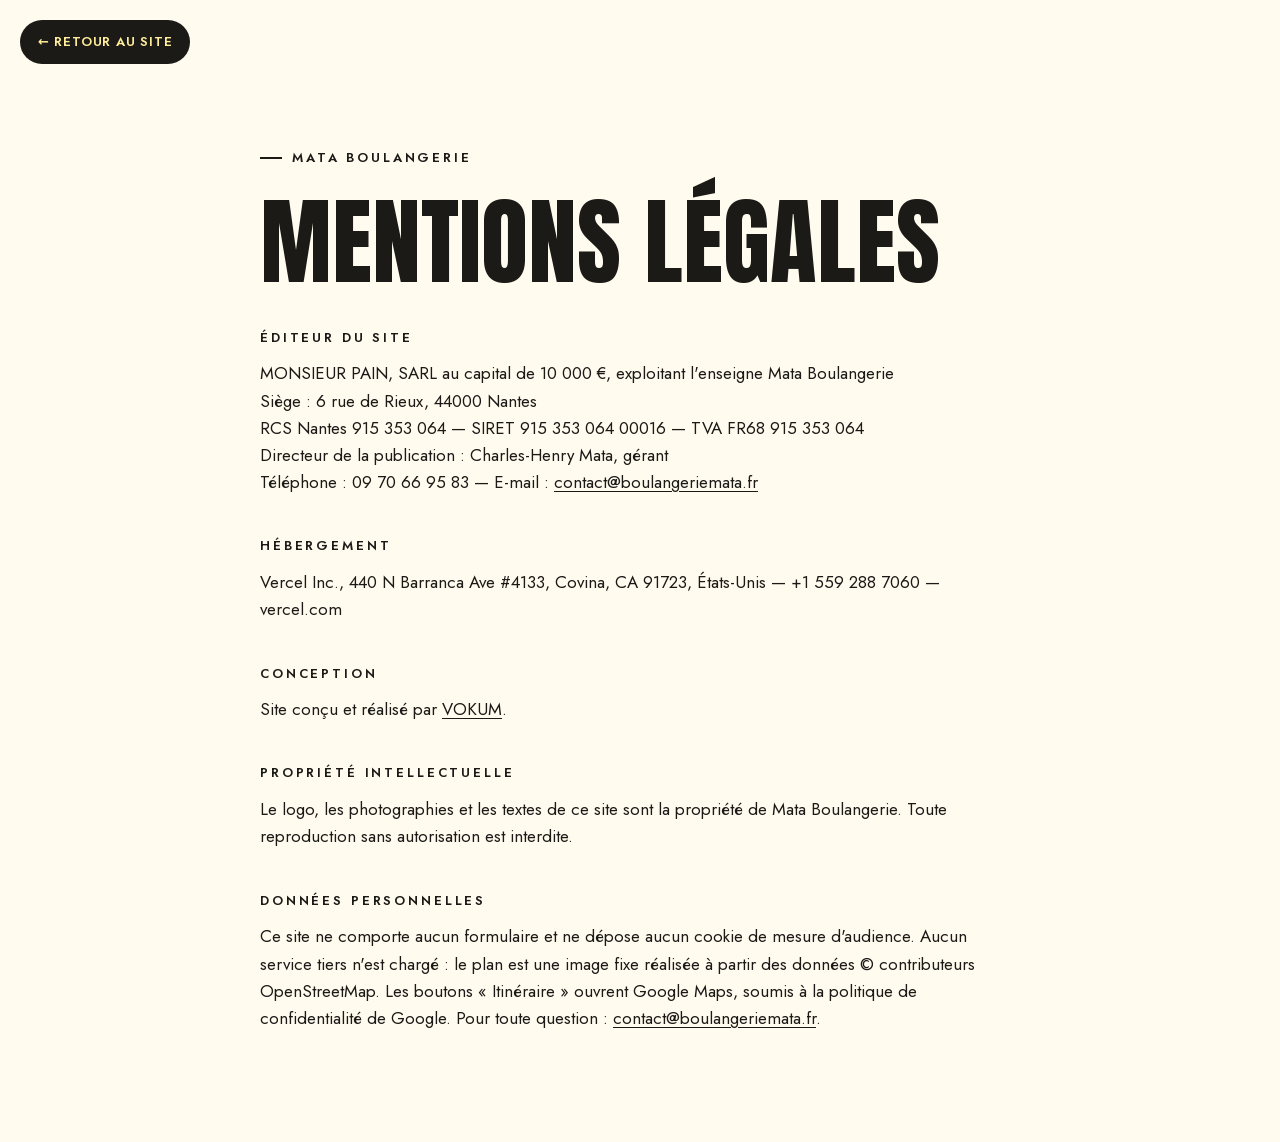
<file: mentions-legales.html>
<!DOCTYPE html>
<html lang="fr">
<head>
  <meta charset="utf-8">
  <meta name="viewport" content="width=device-width, initial-scale=1">
  <title>Mentions légales — Mata Boulangerie</title>
  <meta name="robots" content="noindex">
  <link rel="icon" href="/favicon.ico" sizes="32x32">
  <link rel="icon" href="/assets/img/favicon.svg" type="image/svg+xml">
  <link rel="apple-touch-icon" href="/apple-touch-icon.png">
  <link rel="stylesheet" href="/assets/css/style.min.css">
  <style>
    .legal { padding: 140px 0 100px; }
    .legal .wrap { max-width: 760px; }
    .legal h1 { font-family: var(--f-display); font-weight: 400; text-transform: uppercase; font-size: clamp(48px, 8vw, 96px); line-height: .95; margin: 18px 0 40px; }
    .legal h2 { font-size: 13px; font-weight: 600; letter-spacing: .22em; text-transform: uppercase; margin: 40px 0 12px; }
    .legal p { margin: 0 0 10px; }
    .legal a { text-decoration: underline; text-underline-offset: 3px; }
    .back { position: fixed; top: 20px; left: 20px; z-index: 5; }
  </style>
</head>
<body>
  <a class="btn btn--sm back" href="/">← Retour au site</a>
  <main class="legal">
    <div class="wrap">
      <p class="eyebrow">Mata Boulangerie</p>
      <h1>Mentions légales</h1>

      <h2>Éditeur du site</h2>
      <p>MONSIEUR PAIN, SARL au capital de 10 000 €, exploitant l'enseigne Mata Boulangerie<br>
      Siège : 6 rue de Rieux, 44000 Nantes<br>
      RCS Nantes 915 353 064 — SIRET 915 353 064 00016 — TVA FR68 915 353 064<br>
      Directeur de la publication : Charles-Henry Mata, gérant<br>
      Téléphone : 09 70 66 95 83 — E-mail : <a href="mailto:contact@boulangeriemata.fr">contact@boulangeriemata.fr</a></p>

      <h2>Hébergement</h2>
      <p>Vercel Inc., 440 N Barranca Ave #4133, Covina, CA 91723, États-Unis — +1 559 288 7060 — vercel.com</p>

      <h2>Conception</h2>
      <p>Site conçu et réalisé par <a href="https://vokumagency.com" target="_blank" rel="noopener">VOKUM</a>.</p>

      <h2>Propriété intellectuelle</h2>
      <p>Le logo, les photographies et les textes de ce site sont la propriété de Mata Boulangerie. Toute reproduction sans autorisation est interdite.</p>

      <h2>Données personnelles</h2>
      <p>Ce site ne comporte aucun formulaire et ne dépose aucun cookie de mesure d'audience. Aucun service tiers n'est chargé : le plan est une image fixe réalisée à partir des données © contributeurs OpenStreetMap. Les boutons « Itinéraire » ouvrent Google Maps, soumis à la politique de confidentialité de Google. Pour toute question : <a href="mailto:contact@boulangeriemata.fr">contact@boulangeriemata.fr</a>.</p>
    </div>
  </main>
</body>
</html>
</file>
<file: assets/css/style.min.css>
@font-face{font-family:Anton;src:url(../fonts/anton.woff2) format("woff2");font-weight:400;font-display:swap}@font-face{font-family:Jost;src:url(../fonts/jost.woff2) format("woff2");font-weight:400 700;font-display:swap}:root{--butter: #ffed99;--butter-2: #fff5c9;--sun: #ffd23a;--ink: #1b1a17;--ink-2: #2a2824;--flour: #fffbef;--crust: #b5541c;--line: rgba(27, 26, 23, .14);--f-display: "Anton", "Impact", sans-serif;--f-body: "Jost", "Futura", "Avenir Next", system-ui, sans-serif;--wrap: min(1320px, 100% - clamp(40px, 8vw, 128px));--r: 18px;--ease: cubic-bezier(.2, .8, .2, 1);--hd-h: 76px;--gutter: max(20px, calc((100vw - 1320px)/2) , clamp(20px, 4vw, 64px));--expo: cubic-bezier(.16, 1, .3, 1);--back: cubic-bezier(.34, 1.56, .64, 1);--intro: 0s}html:not(.no-intro){--intro: 2.3s;overflow:hidden;animation:unlock 0s linear 3.2s forwards}@keyframes unlock{to{overflow:visible}}*,*:before,*:after{box-sizing:border-box}html{-webkit-text-size-adjust:100%;-webkit-tap-highlight-color:transparent}picture{display:contents}html.lenis,html.lenis body{height:auto}.lenis.lenis-smooth{scroll-behavior:auto!important}body{margin:0;background:var(--flour);color:var(--ink);font-family:var(--f-body);font-size:17px;line-height:1.6;-webkit-font-smoothing:antialiased;text-rendering:optimizeLegibility;overflow-x:clip}body.is-locked{overflow:hidden}img{display:block;max-width:100%;height:auto}a{color:inherit;text-decoration:none}button{font:inherit;color:inherit;background:none;border:0;cursor:pointer;padding:0}ul{list-style:none;margin:0;padding:0}h1,h2,h3,p,figure{margin:0}::selection{background:var(--ink);color:var(--butter)}:focus-visible{outline:2px solid var(--ink);outline-offset:3px;border-radius:4px}.wrap{width:var(--wrap);margin-inline:auto}.sr-only{position:absolute;width:1px;height:1px;overflow:hidden;clip:rect(0 0 0 0);white-space:nowrap}.logo{display:block}.logo svg{display:block;width:100%;height:auto;fill:currentColor;overflow:visible}.logo .mata-l{transform-box:fill-box;transform-origin:50% 80%}.logo__sub{width:86.4%;margin:14.7% 0 0 6.9%}.eyebrow{display:inline-flex;align-items:center;gap:10px;font-size:13px;font-weight:600;letter-spacing:.22em;text-transform:uppercase}.eyebrow:before{content:"";width:22px;height:2px;background:currentColor}.h2{font-family:var(--f-display);font-weight:400;text-transform:uppercase;font-size:clamp(44px,6.4vw,104px);line-height:.92;letter-spacing:.005em}.dance,.dance .chi{display:inline-block}.dance .ch{display:inline-block;transform:rotate(var(--r, 0deg)) translateY(var(--y, 0));transition:transform .5s var(--ease)}.dance:hover .ch{transform:rotate(calc(var(--r, 0deg) * -1.4)) translateY(calc(var(--y, 0) * -1))}.btn{--bg: var(--ink);--fg: var(--butter);position:relative;display:inline-flex;align-items:center;gap:12px;height:56px;padding:0 26px;border-radius:999px;background:var(--bg);color:var(--fg);font-weight:600;font-size:15px;letter-spacing:.06em;text-transform:uppercase;overflow:hidden;isolation:isolate;transition:transform .4s var(--ease)}.btn:after{content:"";position:absolute;inset:0;z-index:-1;border-radius:inherit;background:var(--crust);transform:translateY(101%);transition:transform .45s var(--ease)}.btn:hover:after{transform:translateY(0)}.btn:hover{--fg: var(--flour)}.btn svg{width:16px;height:16px;transition:transform .4s var(--ease)}.btn:hover svg{transform:translate(3px,-3px)}.btn--ghost{--bg: transparent;--fg: var(--ink);box-shadow:inset 0 0 0 2px var(--ink)}.btn--sun{--bg: var(--sun);--fg: var(--ink)}.btn--sm{height:44px;padding:0 18px;font-size:13px}.intro{position:fixed;inset:0;z-index:100;display:grid;place-items:center;background:var(--butter);color:var(--ink);will-change:clip-path}.intro__logo{width:min(440px,64vw)}.intro{animation:introOut 1.05s cubic-bezier(.87,0,.13,1) 2.1s both,introHide 0s linear 3.2s forwards}.intro__logo{animation:logoOut .9s cubic-bezier(.87,0,.13,1) 2.1s both}.intro__logo .mata-l{transform-origin:50% 100%;animation:drop .9s var(--back) both,wiggle .36s ease-in-out 1.5s}.intro__logo .mata-l:nth-child(1){--r0: -30deg;animation-delay:.05s,1.5s}.intro__logo .mata-l:nth-child(2){--r0: 22deg;animation-delay:.16s,1.54s}.intro__logo .mata-l:nth-child(3){--r0: -18deg;animation-delay:.27s,1.58s}.intro__logo .mata-l:nth-child(4){--r0: 34deg;animation-delay:.38s,1.62s}.intro__logo .logo__sub{animation:wipeIn .9s var(--expo) .65s both}@keyframes drop{0%{opacity:0;transform:translateY(-140%) rotate(var(--r0))}25%{opacity:1}to{opacity:1;transform:none}}@keyframes wiggle{25%{transform:rotate(3deg)}75%{transform:rotate(-3deg)}}@keyframes wipeIn{0%{clip-path:inset(0 100% 0 0)}to{clip-path:inset(0 0 0 0)}}@keyframes logoOut{to{translate:0 -18%;scale:.92}}@keyframes introOut{0%{clip-path:inset(0 0 0 0)}to{clip-path:inset(0 0 100% 0)}}@keyframes introHide{to{visibility:hidden}}@keyframes bar{to{transform:scaleX(1)}}@keyframes fade{0%{opacity:0}to{opacity:1}}.intro__bar{position:absolute;left:50%;bottom:12vh;width:min(220px,50vw);height:2px;transform:translate(-50%);background:#1b1a1726;overflow:hidden}.intro__bar i{position:absolute;inset:0;background:var(--ink);transform:scaleX(0);transform-origin:left;animation:bar 2s cubic-bezier(.45,0,.55,1) .1s both}.intro__meta{position:absolute;left:0;right:0;bottom:6vh;display:flex;justify-content:center;gap:clamp(16px,4vw,48px);font-size:12px;font-weight:600;letter-spacing:.24em;text-transform:uppercase}.intro__meta span{opacity:0;animation:fade .6s ease .8s both}.intro__meta span:nth-child(2){animation-delay:.9s}.intro__meta span:nth-child(3){animation-delay:1s}.no-intro .intro{display:none}.hd{position:fixed;inset:0 0 auto;z-index:50;height:var(--hd-h);display:flex;align-items:center;transition:transform .5s var(--ease),background-color .4s,box-shadow .4s}.hd.is-solid{background:#fffbefeb;backdrop-filter:blur(10px);-webkit-backdrop-filter:blur(10px);box-shadow:0 1px 0 var(--line)}.hd.is-hidden{transform:translateY(-100%)}.menu-open .hd{transform:none;background:transparent;box-shadow:none;backdrop-filter:none;-webkit-backdrop-filter:none}.hd .wrap{display:flex;align-items:center;justify-content:space-between;gap:24px}.hd__logo{width:82px;color:var(--ink)}.hd__logo .logo__sub{display:none}.hd__nav{display:flex;gap:34px;font-size:14px;font-weight:600;letter-spacing:.14em;text-transform:uppercase}.hd__nav a{position:relative;padding:6px 0}.hd__nav a:after{content:"";position:absolute;left:0;right:0;bottom:0;height:2px;background:currentColor;transform:scaleX(0);transform-origin:right;transition:transform .4s var(--ease)}.hd__nav a:hover:after{transform:scaleX(1);transform-origin:left}.hd__right{display:flex;align-items:center;gap:14px}.status{display:inline-flex;align-items:center;gap:8px;font-size:13px;font-weight:500;white-space:nowrap}.status i{width:8px;height:8px;border-radius:50%;background:#9a958a}.status.is-open i{background:#3f8a3a}.status.is-closed i{background:var(--crust)}.burger{display:none;width:46px;height:46px;border-radius:50%;background:var(--ink);color:var(--butter);position:relative}.burger span{position:absolute;left:14px;right:14px;height:2px;background:currentColor;transition:transform .4s var(--ease),opacity .3s}.burger span:nth-child(1){top:18px}.burger span:nth-child(2){top:26px}.menu-open .burger span:nth-child(1){transform:translateY(4px) rotate(45deg)}.menu-open .burger span:nth-child(2){transform:translateY(-4px) rotate(-45deg)}.menu{position:fixed;inset:0;z-index:45;background:var(--butter);display:flex;flex-direction:column;justify-content:center;padding:100px 28px 40px;clip-path:inset(0 0 100% 0);transition:clip-path .7s var(--ease);visibility:hidden}.menu-open .menu{clip-path:inset(0 0 0 0);visibility:visible}.menu__links a{display:block;font-family:var(--f-display);text-transform:uppercase;font-size:clamp(52px,15vw,96px);line-height:1;padding:6px 0}.menu__links a:nth-child(odd){transform:rotate(-2deg)}.menu__links a:nth-child(2n){transform:rotate(1.5deg)}.menu__foot{margin-top:40px;font-size:15px;line-height:1.7}.hero{position:relative;min-height:100svh;overflow:hidden;background:var(--butter);padding:calc(var(--hd-h) + clamp(14px,4vh,56px)) 0 0;display:flex;flex-direction:column}.hero__letters{position:absolute;inset:0;pointer-events:none}.hero__letters span{position:absolute;font-family:var(--f-display);color:#fff;opacity:.55;font-size:var(--s, 22vw);line-height:1;transform:rotate(var(--r));animation:letterIn 1.6s var(--expo) calc(var(--intro) + .1s) both}[data-depth]{translate:0 var(--py, 0px);will-change:translate}.hero__inner{position:relative;flex:1;display:grid;grid-template-columns:1.08fr .92fr;gap:clamp(32px,5vw,80px);align-items:center}.hero__title{font-family:var(--f-display);font-weight:400;text-transform:uppercase;font-size:clamp(56px,min(9.4vw,13.6vh),136px);line-height:.9;margin:clamp(14px,2.4vh,22px) 0 clamp(16px,2.8vh,26px)}.hero__title .line{display:block;overflow:hidden;padding:.04em 0 .02em}.hero__title .line>span{white-space:nowrap;display:inline-block;animation:rise 1.2s var(--expo) calc(var(--intro) + .05s) both}.hero__title .line:nth-child(2)>span{animation-delay:calc(var(--intro) + .14s)}.hero__title .line:nth-child(3)>span{animation-delay:calc(var(--intro) + .23s)}.hero__title .line:nth-child(2){padding-left:.55em}.hero__title .line:nth-child(3){color:var(--crust)}.hero__lead{max-width:470px;font-size:clamp(17px,1.25vw,19px)}.hero__cta{display:flex;flex-wrap:wrap;gap:12px;margin-top:clamp(20px,3.6vh,34px)}.hero__media{position:relative;justify-self:end;width:min(100%,520px,48vh)}.hero__frame{animation:frameIn 1.4s var(--expo) calc(var(--intro) + .1s) both;position:relative;border-radius:var(--r);overflow:hidden;aspect-ratio:4 / 5;transform:rotate(2.5deg);background:var(--ink);box-shadow:0 40px 80px -40px #1b1a1773}.hero__frame img{width:100%;height:118%;object-fit:cover}.hero__mini{animation:miniIn 1.3s var(--expo) calc(var(--intro) + .3s) both;position:absolute;left:-16%;bottom:8%;width:42%;border-radius:14px;overflow:hidden;aspect-ratio:1;transform:rotate(-6deg);border:6px solid var(--flour);box-shadow:0 30px 60px -30px #1b1a1780}.hero__mini{background:var(--butter-2)}.hero__mini img{width:100%;height:100%;object-fit:cover}.sticker{position:absolute;top:-26px;right:-18px;width:132px;height:132px;border-radius:50%;display:grid;place-items:center;text-align:center;background:var(--ink);color:var(--butter);font-family:var(--f-display);text-transform:uppercase;font-size:23px;line-height:.95;transform:rotate(10deg);animation:popIn 1.1s var(--back) calc(var(--intro) + .5s) both}.sticker small{display:block;font-family:var(--f-body);font-size:10px;letter-spacing:.2em;font-weight:600;margin-top:6px}.hero__foot{position:relative;display:flex;justify-content:space-between;gap:20px;flex-wrap:wrap;padding:clamp(14px,2.6vh,26px) 0;margin-top:clamp(20px,4vh,60px);border-top:2px solid var(--ink);font-size:13px;font-weight:600;letter-spacing:.16em;text-transform:uppercase}.hero__scroll{display:inline-flex;gap:10px;align-items:center}.hero__scroll i{width:2px;height:18px;background:var(--ink);animation:drip 1.8s var(--ease) infinite;transform-origin:top}[data-hero]{animation:fadeUp 1s var(--expo) calc(var(--intro) + .3s) both}.hero__lead{animation-name:slideUp}.hd .wrap{animation:fadeDown 1s var(--expo) calc(var(--intro) + .2s) both}@keyframes rise{0%{transform:translateY(110%) rotate(4deg)}}@keyframes fadeUp{0%{opacity:0;translate:0 26px}}@keyframes slideUp{0%{translate:0 26px}}@keyframes fadeDown{0%{opacity:0;translate:0 -30px}}@keyframes popIn{0%{scale:0;rotate:-120deg}}@keyframes frameIn{0%{scale:.86;rotate:8deg}}@keyframes miniIn{0%{opacity:0;translate:-60px 0;rotate:-18deg}}@keyframes letterIn{0%{opacity:0;scale:.85}}@keyframes drip{0%{transform:scaleY(0)}50%{transform:scaleY(1);transform-origin:top}51%{transform-origin:bottom}to{transform:scaleY(0);transform-origin:bottom}}.manif{background:var(--ink);color:var(--flour);padding:clamp(100px,11vw,160px) 0 clamp(90px,9vw,130px);position:relative;overflow:hidden}.manif .eyebrow{color:var(--butter)}.manif__text{margin-top:34px;max-width:1180px;font-family:var(--f-display);text-transform:uppercase;font-weight:400;font-size:clamp(36px,5.2vw,84px);line-height:1.02}.manif__text em{font-style:normal}.manif__text .w{display:inline-block;opacity:.42}.manif__text .w.hl{color:var(--butter)}.facts{display:grid;grid-template-columns:repeat(3,1fr);gap:0;margin-top:clamp(70px,9vw,130px);border-top:1px solid rgba(255,251,239,.18)}.facts li{padding:30px 30px 0 0}.facts li+li{padding-left:30px;border-left:1px solid rgba(255,251,239,.18)}.facts b{display:block;font-family:var(--f-display);font-weight:400;font-size:clamp(48px,5vw,76px);line-height:1;color:var(--butter)}.facts span{display:block;margin-top:10px;font-size:15px;letter-spacing:.1em;text-transform:uppercase;opacity:.75}.counter{background:var(--flour);padding:clamp(96px,10vw,140px) 0 clamp(80px,8vw,110px)}.counter__head{display:flex;justify-content:space-between;align-items:end;gap:40px;margin-bottom:clamp(40px,5vw,70px)}.counter__head p.lead{max-width:380px}.counter__nav{display:none}.counter__pin{overflow:hidden}.counter__track{will-change:transform;display:flex;gap:clamp(20px,2.4vw,36px);padding:0 calc((100vw - min(1320px,100vw - clamp(40px,8vw,128px)))/2);width:max-content}.panel{position:relative;flex:0 0 auto;width:min(78vw,1040px);height:min(72vh,640px);min-height:480px;display:grid;grid-template-columns:1.1fr .9fr;border-radius:26px;overflow:hidden;background:var(--bg, var(--butter))}.panel:nth-child(2){--bg: var(--ink);color:var(--flour)}.panel:nth-child(3){--bg: var(--sun)}.panel:nth-child(4){--bg: var(--crust);color:var(--flour)}.panel__media{position:relative;overflow:hidden}.panel__media img{position:absolute;inset:0;width:100%;height:100%;object-fit:cover}.panel__pop{position:absolute;left:41%;bottom:9%;width:22%;aspect-ratio:1;border-radius:16px;overflow:hidden;transform:rotate(5deg);border:6px solid var(--bg);z-index:2}.panel__pop img{width:100%;height:100%;object-fit:cover}.panel__body{position:relative;display:flex;flex-direction:column;padding:clamp(28px,3.4vw,54px);padding-left:clamp(40px,6vw,90px)}.panel__num:before{content:attr(data-num)}.panel__num{font-family:var(--f-display);font-size:clamp(90px,11vw,170px);line-height:.8;opacity:.14;position:absolute;top:18px;right:28px}.panel h3{margin-top:auto;font-family:var(--f-display);font-weight:400;text-transform:uppercase;font-size:clamp(40px,4.4vw,70px);line-height:.92}.panel p{margin-top:18px;max-width:360px}.tags{display:flex;flex-wrap:wrap;gap:8px;margin-top:24px}.tags li{padding:7px 14px;border-radius:999px;border:1.5px solid currentColor;font-size:13px;font-weight:600;letter-spacing:.06em;text-transform:uppercase}.midi{background:var(--butter);padding:clamp(96px,10vw,140px) 0;overflow:hidden}.midi__grid{display:grid;grid-template-columns:1fr 1fr;gap:clamp(40px,7vw,120px);align-items:center}.midi .h2{margin:20px 0 22px}.midi__intro{max-width:460px}.carte{margin-top:40px;border-top:2px solid var(--ink)}.carte li{display:flex;align-items:baseline;gap:14px;padding:16px 0;border-bottom:1px solid var(--line)}.carte li span{font-weight:500;font-size:18px}.carte li span em{display:block;font-style:normal;font-size:14px;opacity:.65;font-weight:400}.carte li i{flex:1;border-bottom:2px dotted rgba(27,26,23,.3);transform:translateY(-5px)}.carte li b{white-space:nowrap;font-family:var(--f-display);font-weight:400;font-size:24px;letter-spacing:.02em}.carte__note{margin-top:16px;font-size:13px;opacity:.65}.deck{position:relative;width:min(100%,460px);aspect-ratio:4 / 5;justify-self:center;cursor:pointer;user-select:none;-webkit-user-select:none}.deck__card{position:absolute;inset:0;border-radius:22px;overflow:hidden;background:var(--ink);box-shadow:0 30px 60px -30px #1b1a178c;border:7px solid var(--flour)}.deck__card img{width:100%;height:100%;object-fit:cover;pointer-events:none}.deck__card figcaption{position:absolute;left:14px;bottom:14px;padding:8px 14px;border-radius:999px;background:var(--flour);font-size:13px;font-weight:600;letter-spacing:.08em;text-transform:uppercase}.deck__hint{position:absolute;left:50%;bottom:-54px;transform:translate(-50%);white-space:nowrap;font-size:13px;font-weight:600;letter-spacing:.16em;text-transform:uppercase;display:flex;align-items:center;gap:10px}.deck__hint svg{width:18px;height:18px}.story{background:var(--flour);padding:clamp(96px,10vw,140px) 0}.story__grid{display:grid;grid-template-columns:repeat(12,1fr);gap:clamp(20px,2.5vw,36px);align-items:start}.story__big{grid-column:1 / 7;grid-row:1 / 3;border-radius:var(--r);overflow:hidden;aspect-ratio:4 / 5;position:sticky;top:100px}.story__big img,.story__small img{width:100%;height:100%;object-fit:cover}.story__text{grid-column:8 / 13;padding-top:4vw}.story__text .h2{margin:20px 0 30px}.story__text p+p{margin-top:18px}.story__small{grid-column:8 / 12;border-radius:var(--r);overflow:hidden;aspect-ratio:4 / 3;margin-top:10px;transform:rotate(-2deg)}.badges{display:flex;flex-wrap:wrap;gap:10px;margin-top:30px}.badges li{display:inline-flex;align-items:center;gap:8px;padding:10px 16px;border-radius:12px;background:var(--butter);font-size:14px;font-weight:600}.reveal-img{clip-path:inset(12% 12% 12% 12% round var(--r))}.reveal-img img{transform:scale(1.25)}.vitrine{position:relative;background:var(--ink);color:var(--flour);overflow:hidden}.vitrine__stage{position:relative;height:100vh;min-height:640px}.vitrine__title{position:absolute;inset:0;display:grid;place-items:center;text-align:center;z-index:1;font-family:var(--f-display);font-weight:400;text-transform:uppercase;color:var(--butter);font-size:clamp(64px,13vw,230px);line-height:.86;pointer-events:none}.vitrine__title small{display:block;font-family:var(--f-body);font-size:14px;letter-spacing:.24em;font-weight:600;color:var(--flour);margin-top:24px}.ph{position:absolute;z-index:2;border-radius:14px;overflow:hidden;border:6px solid var(--flour);box-shadow:0 30px 60px -20px #0009}.ph img{width:100%;height:100%;object-fit:cover}.ph:nth-of-type(1){width:17vw;aspect-ratio:4/5;left:4vw;top:9vh}.ph:nth-of-type(2){width:14vw;aspect-ratio:1;left:25vw;top:4vh}.ph:nth-of-type(3){width:16vw;aspect-ratio:4/5;right:22vw;top:6vh}.ph:nth-of-type(4){width:15vw;aspect-ratio:1;right:4vw;top:16vh}.ph:nth-of-type(5){width:15vw;aspect-ratio:1;left:7vw;bottom:7vh}.ph:nth-of-type(6){width:16vw;aspect-ratio:4/5;left:21vw;bottom:-5vh}.ph:nth-of-type(7){width:14vw;aspect-ratio:1;right:20vw;bottom:4vh}.ph:nth-of-type(8){width:16vw;aspect-ratio:4/5;right:5vw;bottom:-6vh}.vitrine__hint{display:none}.vitrine__link{position:absolute;z-index:5;left:50%;bottom:7vh;transform:translate(-50%);box-shadow:0 18px 40px -16px #000000b3}.order{position:relative;background:var(--sun);padding:clamp(96px,10vw,140px) 0;overflow:hidden}.order__bars span{position:absolute;width:clamp(14px,1.6vw,26px);background:var(--ink);border-radius:4px}@media(max-width:1080px){.order__bars span{height:16vh!important}.order__bars span:nth-child(2),.order__bars span:nth-child(4){display:none}}.order__inner{position:relative;z-index:1;display:grid;grid-template-columns:1.2fr .8fr;gap:60px;align-items:end}.order .h2{font-size:clamp(52px,8vw,132px);margin-top:20px}.order p{font-size:19px;max-width:440px}.order__cta{display:flex;flex-wrap:wrap;gap:12px;margin-top:30px}.info{background:var(--flour);padding:clamp(96px,10vw,140px) 0 clamp(80px,8vw,110px)}.info__grid{display:grid;grid-template-columns:repeat(12,1fr);gap:clamp(20px,2.5vw,36px)}.info__head{grid-column:1 / -1;display:flex;justify-content:space-between;align-items:end;gap:30px;margin-bottom:30px}.rating{display:flex;align-items:center;gap:14px}.rating b{font-family:var(--f-display);font-weight:400;font-size:54px;line-height:1}.rating span{font-size:14px;line-height:1.4}.rating .stars{color:var(--crust);letter-spacing:2px;font-size:16px}.card{border-radius:var(--r);padding:clamp(26px,2.8vw,40px);background:var(--butter)}.card h3{font-size:13px;font-weight:600;letter-spacing:.22em;text-transform:uppercase;margin-bottom:18px}.card--addr{grid-column:1 / 5;display:flex;flex-direction:column}.card--addr address{font-style:normal;font-family:var(--f-display);text-transform:uppercase;font-size:clamp(30px,2.8vw,42px);line-height:1}.card--addr .sub{margin-top:12px}.card--addr .contact{margin-top:auto;padding-top:28px;display:grid;gap:6px;font-size:17px}.card--addr .contact a{text-decoration:underline;text-underline-offset:4px;text-decoration-thickness:1px}.card--hours{grid-column:5 / 9;background:var(--ink);color:var(--flour)}.hours li{display:flex;justify-content:space-between;padding:11px 0;border-bottom:1px solid rgba(255,251,239,.14);font-size:16px}.hours li.is-today{color:var(--butter);font-weight:600}.hours--compact{display:none}.hours li.is-today span:after{content:" \b7  aujourd'hui";font-weight:400;opacity:.7}.card--hours .status{margin-top:22px;font-size:15px}.info__photo{grid-column:9 / 13;border-radius:var(--r);overflow:hidden;min-height:380px}.info__photo img{width:100%;height:100%;object-fit:cover}.info__map{grid-column:1 / -1;position:relative;height:clamp(420px,38vw,520px);border-radius:var(--r);overflow:hidden;background:var(--butter);isolation:isolate}.map{position:absolute;inset:0;display:block;overflow:hidden}.map__img{position:absolute;left:50%;top:50%;width:1600px;height:640px;max-width:none;translate:-50% -50%;transition:scale 1.2s var(--expo)}.map:hover .map__img{scale:1.03}.map__pin{position:absolute;left:50%;top:50%;width:0;height:0;z-index:2}.map__pin:before{content:"";position:absolute;left:-10px;top:-10px;width:20px;height:20px;border-radius:50%;background:var(--crust);border:3px solid var(--flour);box-shadow:0 6px 16px #1b1a1759}.map__tag{position:absolute;left:0;bottom:24px;translate:-50% 0;rotate:-3deg;padding:9px 18px 10px;border-radius:14px;background:var(--ink);color:var(--butter);font-family:var(--f-display);text-transform:uppercase;font-size:28px;line-height:1;text-align:center;white-space:nowrap;box-shadow:0 18px 36px -14px #1b1a178c;transition:rotate .5s var(--back),translate .5s var(--back)}.map__tag small{display:block;margin-top:5px;font-family:var(--f-body);font-size:10.5px;font-weight:600;letter-spacing:.16em;color:var(--flour)}.map__tag:after{content:"";position:absolute;left:50%;bottom:-6px;width:14px;height:14px;margin-left:-7px;background:var(--ink);border-radius:2px;transform:rotate(45deg)}.map:hover .map__tag{rotate:2deg;translate:-50% -6px}.map__actions{position:absolute;left:18px;bottom:18px;z-index:3;display:flex;flex-wrap:wrap;gap:8px}.btn--light{--bg: var(--flour);--fg: var(--ink);box-shadow:0 10px 24px -14px #1b1a1780}.map__credit{position:absolute;right:0;bottom:0;z-index:3;padding:4px 10px;border-top-left-radius:10px;background:#fffbefd9;font-size:10.5px;color:#4a4740}.mbar{display:none}.ft{background:var(--butter);padding:clamp(70px,8vw,110px) 0 28px;overflow:hidden}.ft__top{display:grid;grid-template-columns:1fr auto auto;gap:clamp(30px,6vw,100px);font-size:16px}.ft__top h3{font-size:12px;font-weight:600;letter-spacing:.22em;text-transform:uppercase;margin-bottom:12px;opacity:.72}.ft__top a:hover{text-decoration:underline;text-underline-offset:4px}.ft__claim{font-family:var(--f-display);text-transform:uppercase;font-size:clamp(30px,3vw,46px);line-height:1;max-width:420px}.ft__logo{margin:clamp(40px,6vh,72px) auto 0;width:min(100%,720px,60vh);color:var(--ink)}.ft__bottom{display:flex;justify-content:space-between;flex-wrap:wrap;gap:12px;margin-top:40px;padding-top:20px;border-top:1px solid var(--line);font-size:13px}.ft__bottom a{text-decoration:underline;text-underline-offset:3px}@media(max-width:1080px){.hd__nav{display:none}.burger{display:block}.hd .btn{display:none}.counter{padding-bottom:70px}.counter__head{flex-direction:column;align-items:start;gap:18px}.counter__pin{overflow-x:auto;overflow-y:hidden;scroll-snap-type:x mandatory;scroll-padding-inline:var(--gutter);overscroll-behavior-x:contain;scrollbar-width:none;-webkit-overflow-scrolling:touch}.counter__pin::-webkit-scrollbar{display:none}.counter__track{will-change:auto;gap:14px;padding:0 var(--gutter)}.panel{width:min(80vw,560px);height:auto;min-height:0;grid-template-columns:1fr;grid-template-rows:auto 1fr;scroll-snap-align:start;border-radius:22px}.panel__media{aspect-ratio:5 / 4}.panel__pop{display:none}.panel__body{padding:30px 24px 28px}.panel__body{position:static}.panel__num{font-size:58px;top:14px;right:18px;opacity:1;color:var(--flour);z-index:2;text-shadow:0 2px 18px rgba(27,26,23,.35)}.panel h3{margin-top:0;font-size:clamp(38px,9vw,54px)}.panel p{font-size:15.5px;margin-top:14px}.tags{margin-top:20px;gap:6px}.tags li{padding:6px 12px;font-size:12px}.counter__nav{display:flex;align-items:center;gap:16px;margin-top:22px;font-size:13px;font-weight:600;letter-spacing:.14em;text-transform:uppercase}.counter__nav i{position:relative;flex:1;height:2px;background:var(--line);overflow:hidden}.counter__nav i b{position:absolute;inset:0;background:var(--ink);transform-origin:left;transform:scaleX(.25);transition:transform .35s var(--ease)}.counter__nav .hint{opacity:.72}.story__big{grid-column:1 / -1;grid-row:auto;aspect-ratio:4 / 3;position:relative;top:0}.story__text{grid-column:1 / -1;padding-top:10px}.story__small{grid-column:2 / 12}.vitrine__stage{height:auto;min-height:0;padding:100px 0 110px;display:grid;grid-template-columns:repeat(2,1fr);gap:14px;width:var(--wrap);margin-inline:auto}.vitrine__title{position:static;grid-column:1 / -1;margin-bottom:26px}.ph{position:relative;inset:auto!important;width:auto!important;aspect-ratio:1!important;border-width:5px}.ph:nth-of-type(odd){rotate:-2deg}.ph:nth-of-type(2n){rotate:2deg;translate:0 18px}.vitrine__link{position:static;transform:none;grid-column:1 / -1;justify-self:center;margin-top:46px}.order__inner{grid-template-columns:1fr;gap:26px}.order__bars span{height:16vh!important}.order__bars span:nth-child(2),.order__bars span:nth-child(4){display:none}.card--addr,.card--hours{grid-column:span 6}.info__photo{grid-column:1 / -1;min-height:0;aspect-ratio:16 / 10}.ft__top{grid-template-columns:1fr 1fr}.ft__claim{grid-column:1 / -1}}@media(min-width:821px)and (max-width:1180px){.hero__lead{max-width:400px}.hero__mini{left:-9%;width:38%}}@media(max-width:820px){.hero{min-height:0;padding-top:calc(var(--hd-h) + 26px)}.hero__inner{grid-template-columns:1fr;gap:0}.hero__media{justify-self:center;width:min(84%,440px);margin:52px 0 18px}.hero__mini{left:-12%;width:40%}.midi__grid{grid-template-columns:1fr;gap:70px}.deck{margin-bottom:50px;width:min(86%,420px)}}@media(min-width:681px)and (max-width:1080px){.panel{width:min(86vw,860px);grid-template-columns:1.05fr .95fr;grid-template-rows:none}.panel__media{aspect-ratio:auto;min-height:420px}.panel__body{padding:36px 32px;justify-content:flex-end}.panel__num{font-size:110px}}@media(min-width:681px)and (max-width:820px){.hero__title{font-size:min(13.5vw,120px)}.hero__lead{max-width:560px;font-size:18px}}@media(max-width:680px){:root{--hd-h: 64px;--r: 16px}body{font-size:16px;line-height:1.55}.hd__logo{width:66px}.status{font-size:12px}.burger{width:44px;height:44px}.burger span{left:13px;right:13px}.burger span:nth-child(1){top:17px}.burger span:nth-child(2){top:25px}.eyebrow{font-size:11.5px;letter-spacing:.2em;gap:8px}.eyebrow:before{width:16px}.h2{font-size:clamp(42px,12.4vw,60px)}.btn{height:52px;padding:0 20px;font-size:13.5px;justify-content:center}.hero__title{font-size:clamp(54px,18.6vw,100px);margin:16px 0 20px}.hero__title .line:nth-child(2){padding-left:.28em}.hero__lead{font-size:16px}.hero__cta{display:grid;grid-template-columns:1fr 1fr;gap:10px;margin-top:26px}.hero__cta .btn{padding:0 10px;white-space:nowrap;letter-spacing:.05em}.hero__cta .btn svg{display:none}.hero__media{width:82%;margin-top:46px}.hero__mini{left:-9%;width:40%;border-width:5px}.sticker{width:96px;height:96px;font-size:17px;top:-22px;right:-10px}.sticker small{font-size:8.5px;margin-top:4px}.hero__foot{padding:18px 0;font-size:11px;letter-spacing:.14em;margin-top:34px}.hero__foot span:nth-child(2){display:none}.manif{padding:92px 0 76px}.manif__text{font-size:clamp(32px,9.6vw,44px);line-height:1.04;margin-top:26px}.facts{grid-template-columns:1fr 1fr;margin-top:60px}.facts li,.facts li+li{padding:22px 0 0;border-left:0}.facts li:nth-child(2){padding-left:18px;border-left:1px solid rgba(255,251,239,.18)}.facts li:nth-child(3){grid-column:1 / -1;border-top:1px solid rgba(255,251,239,.18);margin-top:22px}.facts b{font-size:46px}.facts span{font-size:12.5px}.counter{padding-top:86px}.counter__head{margin-bottom:30px}.counter__head .lead{font-size:15.5px}.panel{width:84vw}.midi{padding:86px 0 90px}.midi .h2{margin:16px 0 18px}.carte{margin-top:30px}.carte li{gap:10px;padding:14px 0}.carte li span{font-size:16px;line-height:1.35}.carte li span em{font-size:13px}.carte li b{font-size:21px}.deck{width:74%}.midi__grid{gap:56px}.deck__card{border-width:5px;border-radius:18px}.deck__hint{bottom:-48px;font-size:12px}.story{padding:86px 0}.story__grid{row-gap:26px}.story__text .h2{margin:16px 0 22px}.story__big{aspect-ratio:16 / 10}.story__small{grid-column:1 / -1;width:78%;justify-self:end;margin-top:4px}.badges li{font-size:13px;padding:9px 14px}.vitrine__stage{padding:86px 0 96px;gap:10px}.vitrine__title{font-size:clamp(56px,18vw,88px)}.vitrine__title small{font-size:11px;margin-top:16px}.ph:nth-of-type(n+7){display:none}.vitrine__title .vl{display:inline-block;will-change:transform}.ph{cursor:pointer;transition:box-shadow .55s var(--expo)}.ph.is-lifted{box-shadow:0 46px 80px -24px #000000d9}.vitrine__hint{display:block;grid-column:1 / -1;margin-top:30px;text-align:center;font-size:12px;font-weight:600;letter-spacing:.16em;text-transform:uppercase;color:#fffbefb3}.vitrine__link{margin-top:18px}.order{padding:90px 0}.order .h2{font-size:clamp(52px,16vw,76px);margin-top:16px}.order p{font-size:16.5px}.order__cta{display:grid;grid-template-columns:1fr;gap:10px}.info{padding:86px 0 70px}.info__grid{gap:14px}.info__head{flex-direction:column;align-items:start;gap:18px;margin-bottom:12px}.rating b{font-size:46px}.card{padding:26px 22px}.card--addr,.card--hours{grid-column:1 / -1}.card--addr address{font-size:32px}.card--addr .contact{gap:4px;padding-top:22px}.card--addr .contact a{padding:6px 0}.hours li{font-size:15px;padding:10px 0}.hours--full{display:none}.hours--compact{display:block}.info__photo{aspect-ratio:16 / 10}.info__map{height:340px}.map__img{width:800px;height:560px}.map__tag{font-size:24px;padding:8px 15px 9px}.map__actions{left:12px;right:12px;bottom:12px}.map__actions .btn{flex:1;padding:0 12px}.map__credit{bottom:auto;top:0;border-radius:0 0 0 10px}.ft{padding-top:64px;padding-bottom:calc(96px + env(safe-area-inset-bottom))}.ft p a,.ft__bottom a{display:inline-block;padding-block:8px}.ft__logo{margin-top:44px}.ft__top{grid-template-columns:auto auto;justify-content:space-between;gap:30px 20px;font-size:14.5px}.ft__top a{display:inline-block;padding:3px 0}.ft__bottom{flex-direction:column;gap:8px}.menu{padding:90px 24px calc(30px + env(safe-area-inset-bottom));justify-content:flex-end}.menu__links a{font-size:clamp(50px,15.5vw,76px);padding:4px 0}.menu__foot{margin-top:30px;padding-top:22px;border-top:2px solid var(--ink)}.menu__cta{display:grid;grid-template-columns:1fr 1fr;gap:10px;margin-top:18px}.mbar{position:fixed;left:12px;right:12px;bottom:calc(12px + env(safe-area-inset-bottom));z-index:40;display:flex;align-items:center;gap:8px;padding:7px 7px 7px 18px;border-radius:999px;background:var(--ink);color:var(--flour);box-shadow:inset 0 0 0 1px #fffbef24,0 18px 40px -16px #0000008c;transform:translateY(160%);transition:transform .5s var(--expo)}.mbar.is-on{transform:none}.menu-open .mbar{transform:translateY(160%)}.mbar .status{flex:1;min-width:0;font-size:12px}.mbar .status b{overflow:hidden;text-overflow:ellipsis;white-space:nowrap;font-weight:500}.mbar a{height:44px;padding:0 15px;border-radius:999px;display:inline-flex;align-items:center;font-size:12px;font-weight:600;letter-spacing:.08em;text-transform:uppercase}.mbar .call{box-shadow:inset 0 0 0 1.5px #fffbef52}.mbar .go{background:var(--butter);color:var(--ink)}}@media(max-width:380px){.hero__cta{grid-template-columns:1fr}.mbar .call{display:none}.ft__top{grid-template-columns:1fr}}@media(hover:none){.dance:hover .ch{transform:rotate(var(--r, 0deg)) translateY(var(--y, 0))}}@media(prefers-reduced-motion:reduce){*,*:before,*:after{animation:none!important;transition:none!important}.reveal-img{clip-path:none}.reveal-img img{transform:none}.manif__text .w{opacity:1}}
</file>
